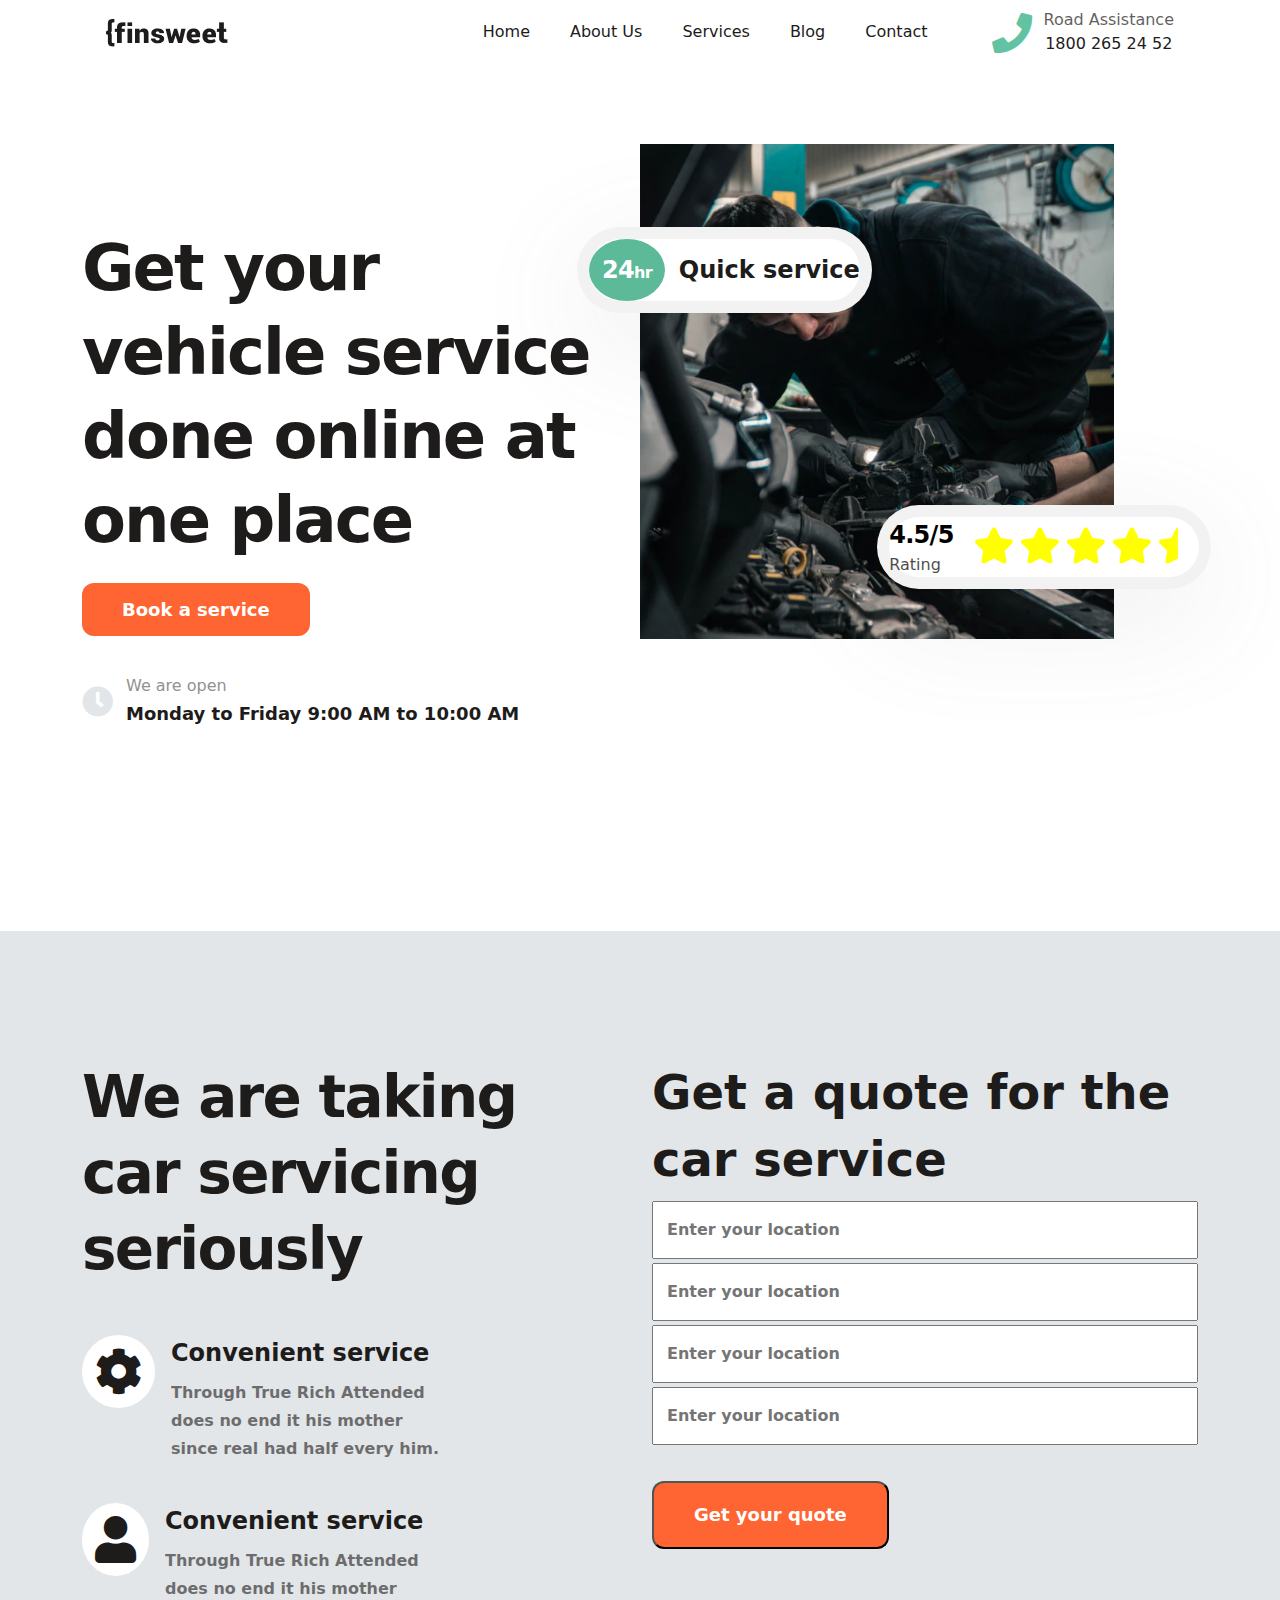
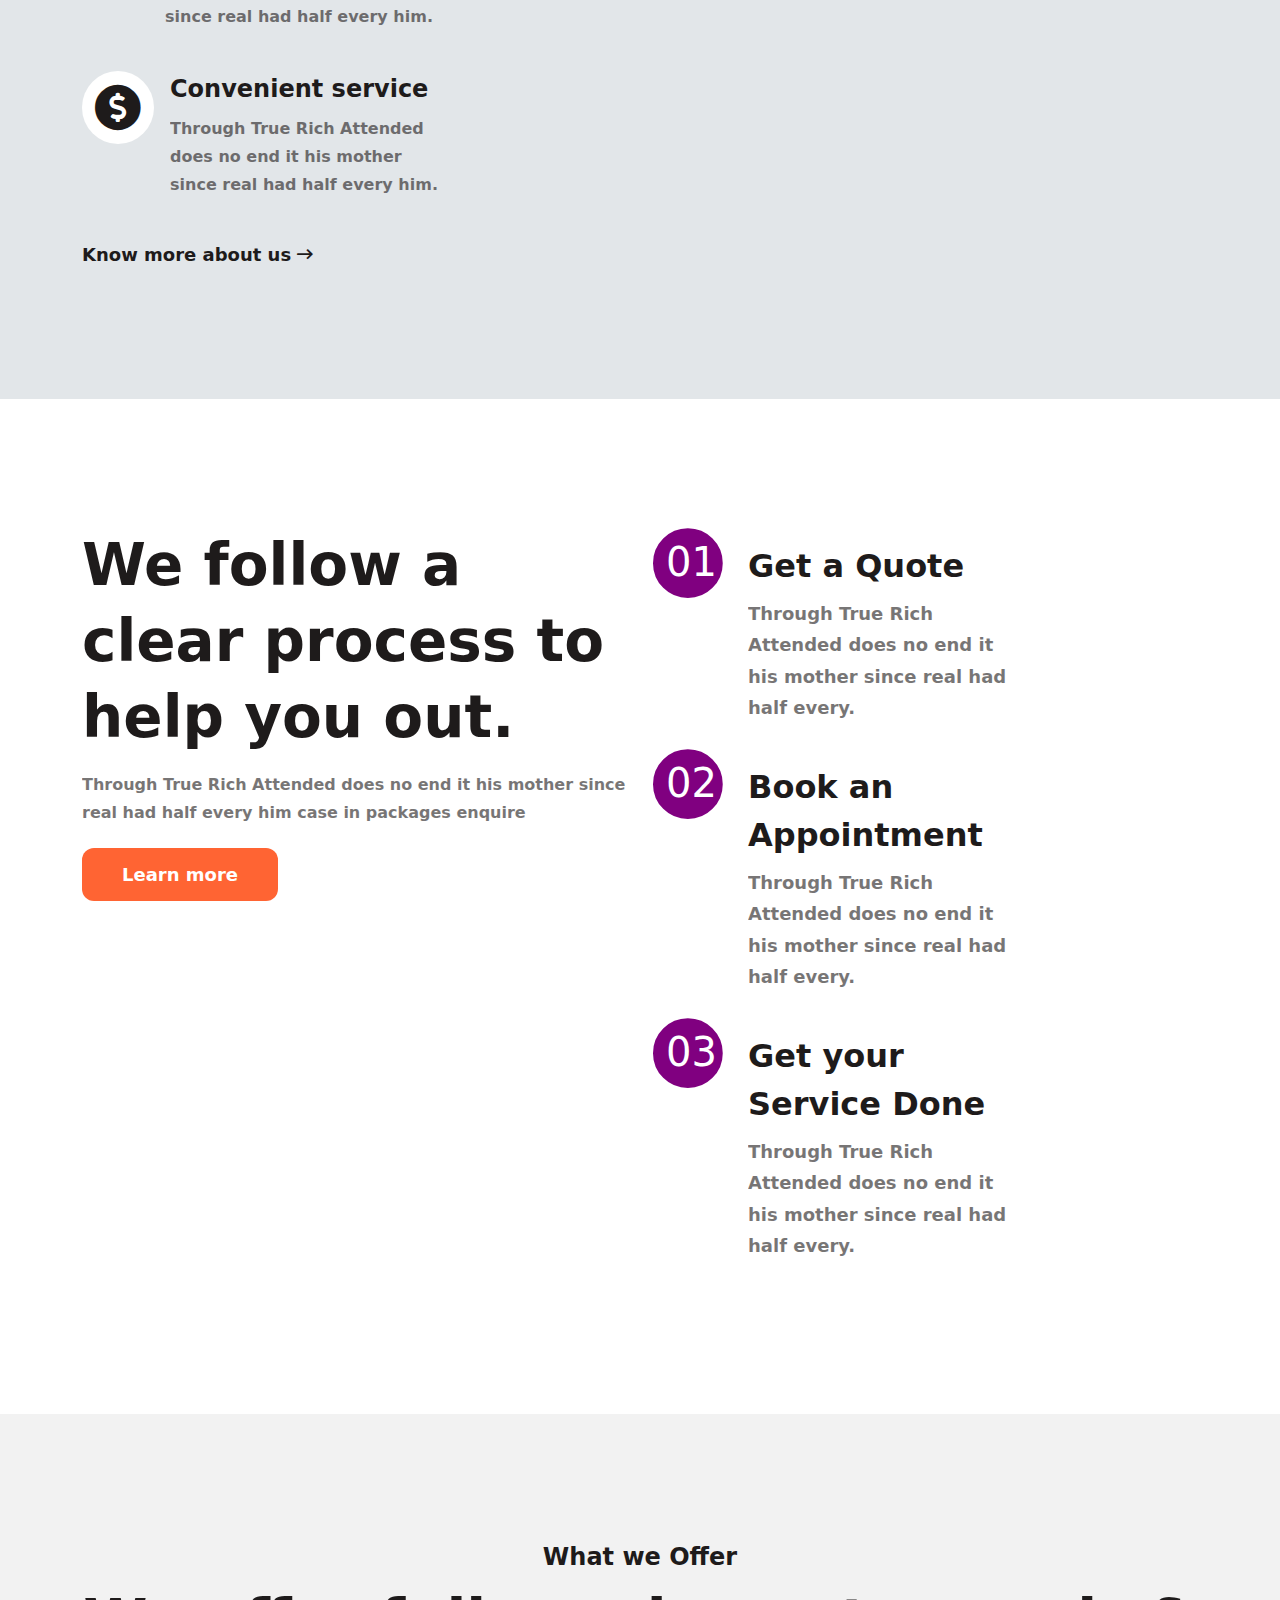
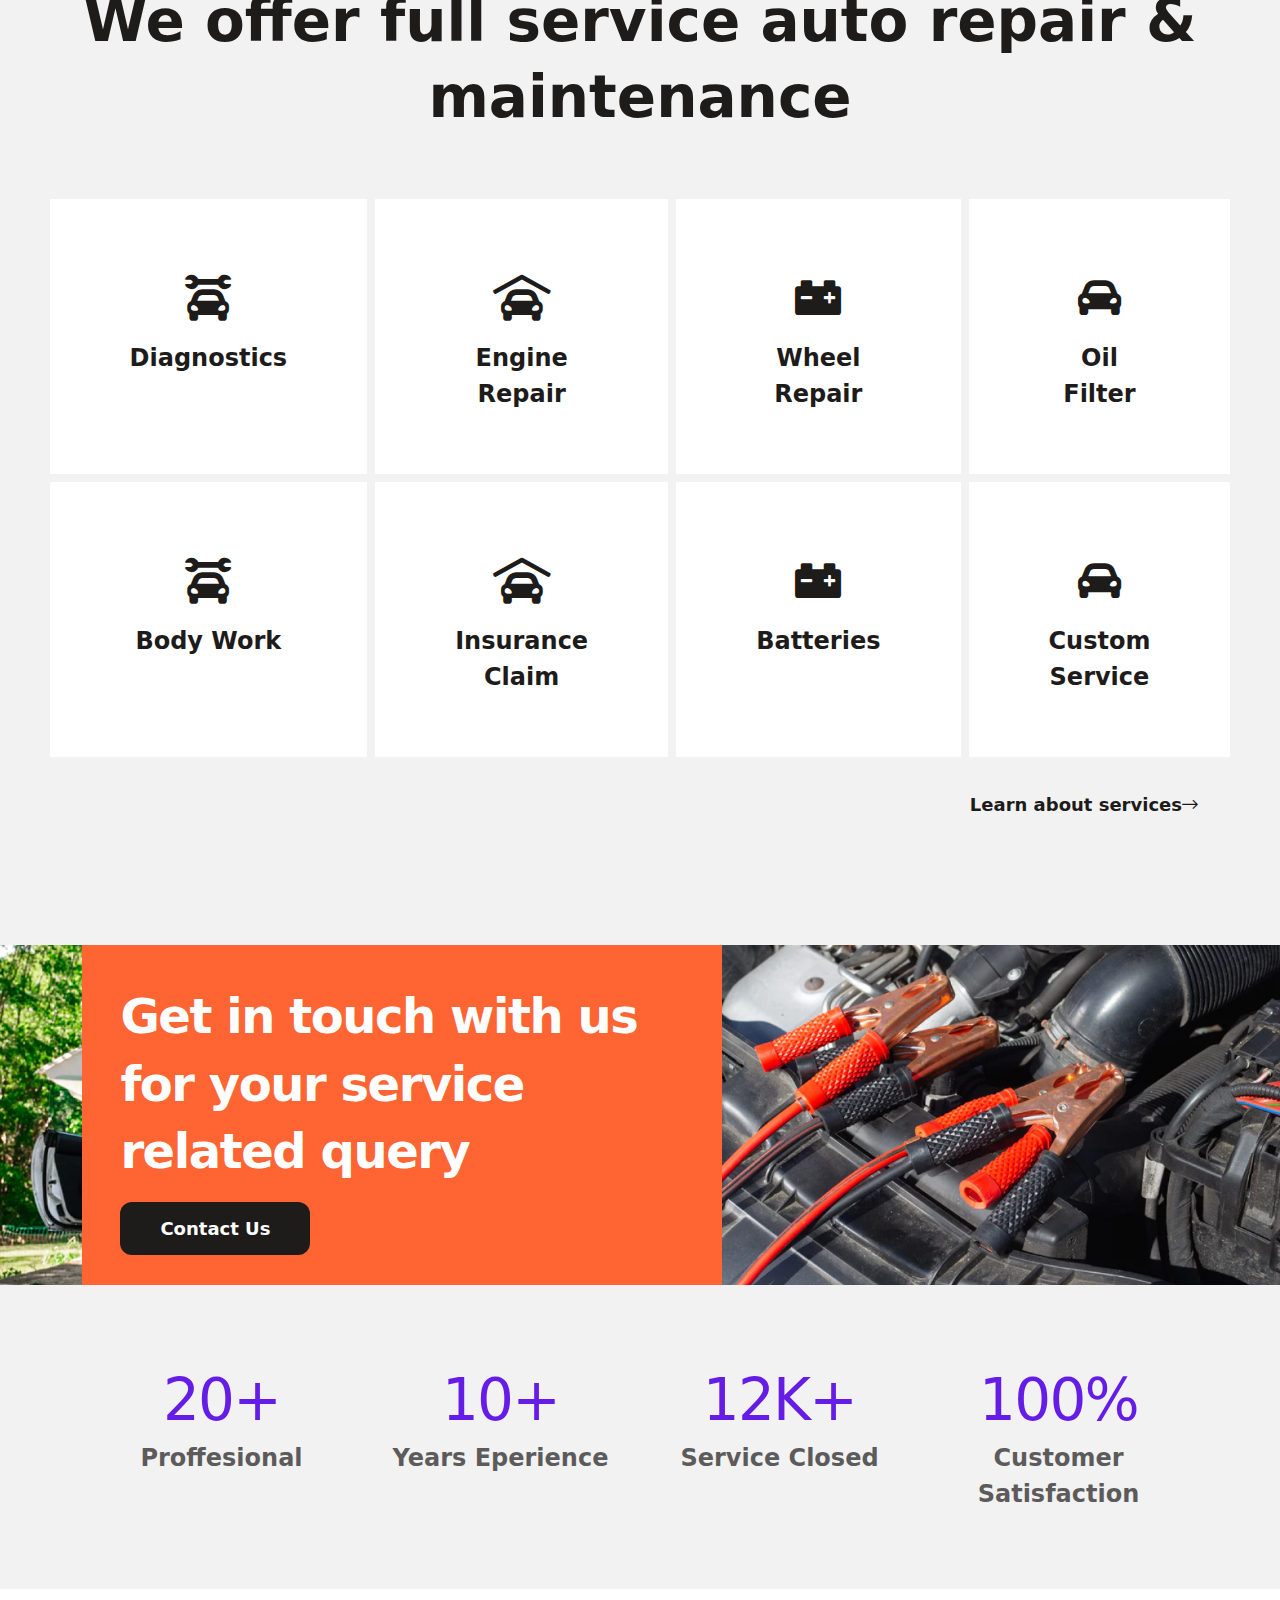
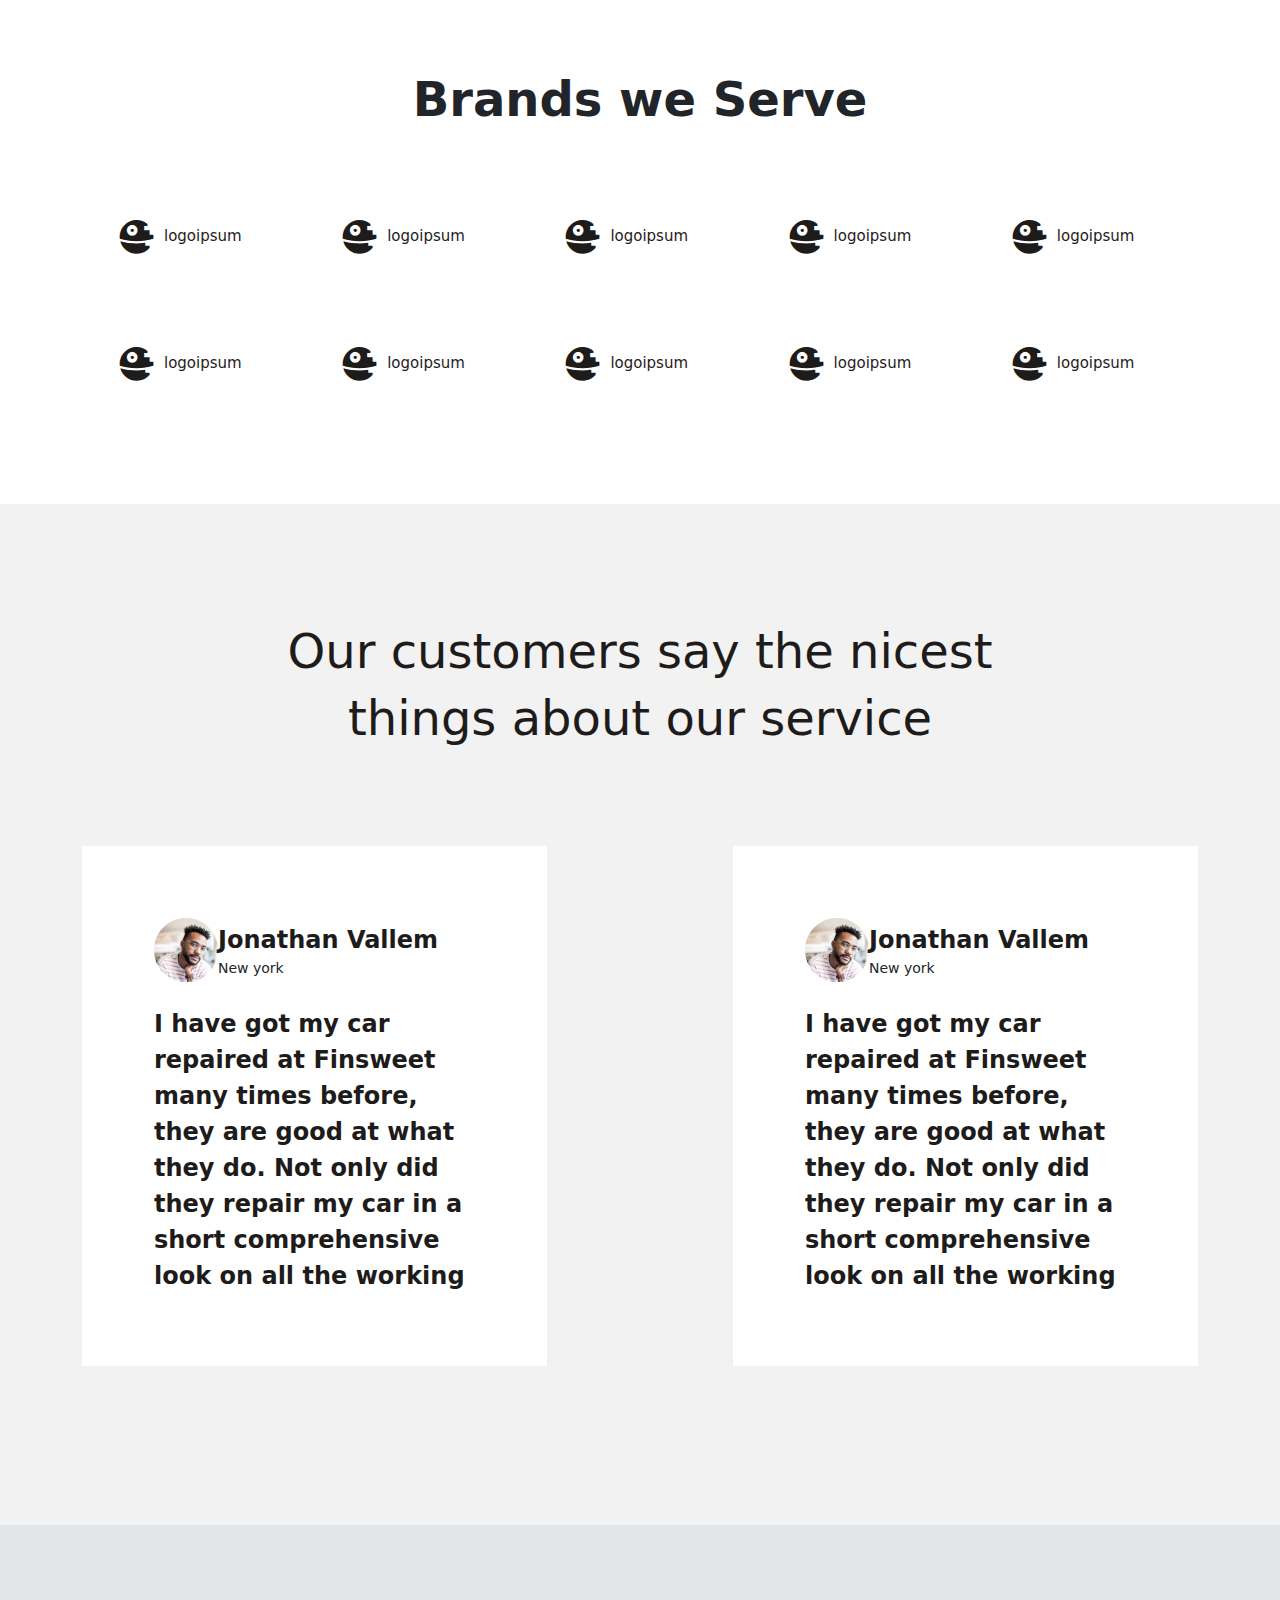
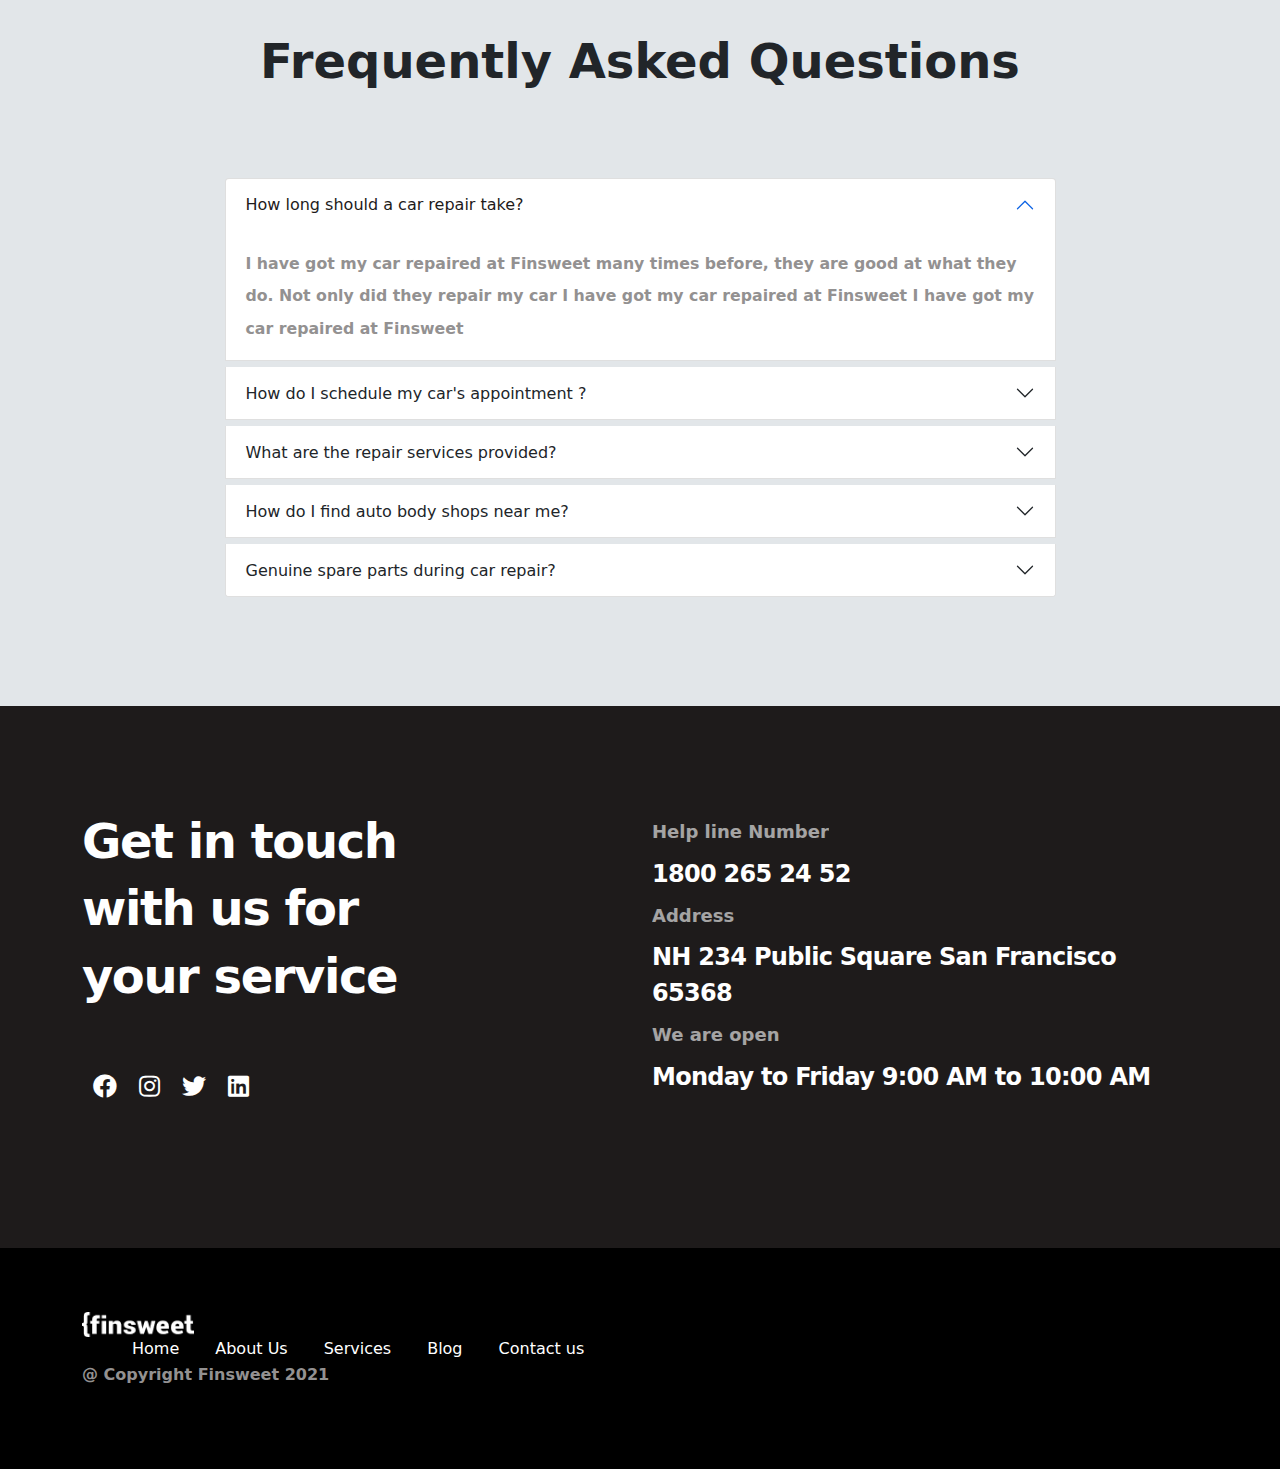
<file: index.html>
<!DOCTYPE html>
<html lang="en">

    <head>
    <meta charset="UTF-8">
    <meta http-equiv="X-UA-Compatible" content="IE=edge">
    <meta name="viewport" content="width=device-width, initial-scale=1.0">
    <title>Home</title>
    <link rel="stylesheet" href="style/bootstrap.min.css">
    <link rel="stylesheet" href="style/all.min.css">
    <link rel="stylesheet" href="style/fonts.css">
    <link rel="stylesheet" href="style/media.css">
    <link rel="stylesheet" href="style/root.css">
    <link rel="stylesheet" href="style/style.css">
    </head>

<body>
    <header>
        <div class="container">
            <div class="row">
                <nav class="navbar navbar-expand-lg">
                    <div class="container-fluid">
                        <a class="navbar-brand" href="#">
                            <img src="img/Logo.png" alt="logo">
                        </a>
                        <button class="navbar-toggler" type="button" data-bs-toggle="collapse"
                            data-bs-target="#navbarSupportedContent" aria-controls="navbarSupportedContent"
                            aria-expanded="false" aria-label="Toggle navigation">
                            <i class="far fa-bars"></i>
                        </button>
                        <div class="collapse navbar-collapse navbar-top" id="navbarSupportedContent">
                            <ul class="navbar-nav mb-2 mb-lg-0">
                                <li class="nav-item">
                                    <a class="nav-link active" aria-current="page" href="index.html" target="_blank">Home</a>
                                </li>
                                <li class="nav-item">
                                    <a class="nav-link" href="about-us.html" target="_blank">About Us</a>
                                </li>
                                <li class="nav-item">
                                    <a class="nav-link" href="service.html" target="_blank">Services</a>
                                </li>
                                <li class="nav-item">
                                    <a class="nav-link" href="blog.html" target="_blank">Blog</a>
                                </li>
                                <li class="nav-item">
                                    <a class="nav-link" href="contact.html" target="_blank">Contact</a>
                                </li>
                            </ul>
                            <div class="header-phone d-flex">
                                <div class="header-phone__left">
                                    <i class="fas fa-phone"></i>
                                </div>
                                <div class="header-phone__right">
                                    <p>Road Assistance</p>
                                    <a href="tel:1800 265 24 52">1800 265 24 52</a>
                                </div>
                            </div>
                        </div>
                    </div>
                </nav>
            </div>
        </div>

    </header>

    <main>
        <section class="book-service">
            <div class="container">
                <div class="row">
                    <div class="col-xl-6 col-md-12 book-service__inner">
                        <h1>Get your vehicle service done online at one place</h1>
                        <a href="contact.html" target="_blank">Book a service</a>
                        <div class="book-service__bottom d-flex align-items-center">
                            <i class="fas fa-clock"></i>
                            <div class="book-service__time">
                                <p>We are open</p>
                                <p>Monday to Friday 9:00 AM to 10:00 AM</p>
                            </div>
                        </div>
                    </div>

                    <div class="col-xl-6 col-md-12">
                        <div class="book-service__right position-relative">
                            <img src="img/book-service-img1.png" alt="book-service">
                            <div class="book-service__quick">
                                <p>24<small>hr</small></p>
                                <p>Quick service</p>
                            </div>
                            <div class="book-service__rating">
                                <div class="book-service__rating-number">
                                    <p>4.5/5</p>
                                    <small>Rating</small>
                                </div>
                                <div class="book-service__rating-stars">
                                    <i class="fas fa-star"></i>
                                    <i class="fas fa-star"></i>
                                    <i class="fas fa-star"></i>
                                    <i class="fas fa-star"></i>
                                    <i class="fas fa-star-half"></i>
                                </div>
                            </div>
                            <p></p>
                        </div>
                    </div>

                </div>
            </div>
        </section>
        <section class="car-serving">
            <div class="container">
                <div class="row">
                    <div class="col-xl-6 col-md-12 car-serving__left">
                        <h2>We are taking car servicing seriously</h2>
                        <div class="col-xl-8 col-md-12">
                            <div class="car-serving__block d-flex mb-4">
                                <i class="fas fa-cog"></i>
                                <div class="car-serving__text">
                                    <h3>Convenient service</h3>
                                    <p>Through True Rich Attended does no end it his mother since real had half every
                                        him.</p>
                                </div>
                            </div>
                            <div class="car-serving__block d-flex mb-4">
                                <i class="fas fa-user"></i>
                                <div class="car-serving__text">
                                    <h3>Convenient service</h3>
                                    <p>Through True Rich Attended does no end it his mother since real had half every
                                        him.</p>
                                </div>
                            </div>
                            <div class="car-serving__block d-flex mb-4">
                                <i class="fas fa-usd-circle"></i>
                                <div class="car-serving__text">
                                    <h3>Convenient service</h3>
                                    <p>Through True Rich Attended does no end it his mother since real had half every
                                        him.</p>
                                </div>
                            </div>
                            <a href="about-us.html" target="_blank">Know more about us <i class="far fa-long-arrow-right"></i></a>
                        </div>
                    </div>

                    <div class="col-xl-6 col-md-12 car-serving__right">
                        <h3>Get a quote for the car service</h3>
                        <div class="car-serving__right-inner">
                            <div class="car-serving__right-block">
                                <input type="text" placeholder="Enter your location" class="car-serving__input">
                            </div>
                            <div class="car-serving__right-block">
                                <input type="text" placeholder="Enter your location" class="car-serving__input">
                            </div>
                            <div class="car-serving__right-block">
                                <input type="text" placeholder="Enter your location" class="car-serving__input">
                            </div>
                            <div class="car-serving__right-block">
                                <input type="text" placeholder="Enter your location" class="car-serving__input">
                            </div>
                        </div>
                        <input type="button" value="Get your quote" class="car-serving__right-btn">
                    </div>

                </div>
            </div>
        </section>
        <section class="clear-process">
            <div class="container">
                <div class="row">
                    <div class="col-xl-6 col-md-12 clear-process__left mb-5">
                        <h2>We follow a clear process to help you out.</h2>
                        <p>Through True Rich Attended does no end it his mother since real had half every him case in
                            packages enquire</p>
                        <a href="service_single.html" target="_blank">Learn more</a>
                    </div>
                    <div class="col-xl-6 col-md-12">
                        <div class="clear-process__right col-xl-8">
                            <div class="clear-process__right-block d-flex mb-2">
                                <div class="clear-process__right-icon">
                                    <i class="fas fa-circle"></i>
                                    <p>01</p>
                                </div>
                                <div class="clear-process__right-text">
                                    <h2>Get a Quote</h2>
                                    <p>Through True Rich Attended does no end it his mother since real had half every.
                                    </p>
                                </div>
                            </div>
                            <div class="clear-process__right-block d-flex mb-2">
                                <div class="clear-process__right-icon">
                                    <i class="fas fa-circle"></i>
                                    <p>02</p>
                                </div>
                                <div class="clear-process__right-text">
                                    <h2>Book an Appointment</h2>
                                    <p>Through True Rich Attended does no end it his mother since real had half every.
                                    </p>
                                </div>
                            </div>
                            <div class="clear-process__right-block d-flex mb-2">
                                <div class="clear-process__right-icon">
                                    <i class="fas fa-circle"></i>
                                    <p>03</p>
                                </div>
                                <div class="clear-process__right-text">
                                    <h2>Get your Service Done</h2>
                                    <p>Through True Rich Attended does no end it his mother since real had half every.
                                    </p>
                                </div>
                            </div>
                        </div>
                    </div>
                </div>
            </div>
        </section>
        <section class="offer">
            <div class="container">
                <div class="row">
                    <div class="col-xl-12 d-flex flex-column align-items-center offer-top">
                        <p>What we Offer</p>
                        <h2>We offer full service auto repair & maintenance</h2>
                        <div class="offer-icon">
                            <div class="offer-icon__block">
                                <i class="fas fa-car-mechanic"></i>
                                <p class="offer-icon__block-text">Diagnostics</p>
                            </div>
                            <div class="offer-icon__block">
                                <i class="fas fa-car-garage"></i>
                                <p class="offer-icon__block-text">Engine Repair</p>
                            </div>
                            <div class="offer-icon__block">
                                <i class="fas fa-car-battery"></i>
                                <p class="offer-icon__block-text">Wheel Repair</p>
                            </div>
                            <div class="offer-icon__block">
                                <i class="fas fa-car-alt"></i>
                                <p class="offer-icon__block-text">Oil Filter</p>
                            </div>
                            <div class="offer-icon__block">
                                <i class="fas fa-car-mechanic"></i>
                                <p class="offer-icon__block-text">Body Work</p>
                            </div>
                            <div class="offer-icon__block">
                                <i class="fas fa-car-garage"></i>
                                <p class="offer-icon__block-text">Insurance Claim</p>
                            </div>
                            <div class="offer-icon__block">
                                <i class="fas fa-car-battery"></i>
                                <p class="offer-icon__block-text">Batteries</p>
                            </div>
                            <div class="offer-icon__block">
                                <i class="fas fa-car-alt"></i>
                                <p class="offer-icon__block-text">Custom Service</p>
                            </div>
                        </div>
                        <a href="service_single.html" target="_blank">Learn about services<i class="fal fa-long-arrow-right"></i></a>
                    </div>
                </div>
            </div>
        </section>
        <section class="get-in-touch">
            <div class="get-in-touch__img col-xl-12 d-flex">
                <img src="img/get-in-touch-img1.png" alt="get-in-touch" width="50%">
                <img src="img/get-in-touch-img2.png" alt="get-in-touch" width="50%">
            </div>
            <div class="container">
                <div class="row">
                    <div class="col-xl-7">
                        <div class="col-6 get-in-touch__text">
                            <h3>Get in touch with us for your service related query</h3>
                            <a href="contact.html" target="_blank">Contact Us</a>
                        </div>
                    </div>
                </div>
            </div>
        </section>
        <section class="experience">
            <div class="container">
                <div class="row">
                    <div class="col-xl-12 d-flex experience__inner">
                        <div class="experience__block col-xl-3 text-center">
                            <h2>20+</h2>
                            <p>Proffesional</p>
                        </div>
                        <div class="experience__block col-xl-3 text-center">
                            <h2>10+</h2>
                            <p>Years Eperience</p>
                        </div>
                        <div class="experience__block col-xl-3 text-center">
                            <h2>12K+</h2>
                            <p>Service Closed</p>
                        </div>
                        <div class="experience__block col-xl-3 text-center">
                            <h2>100%</h2>
                            <p>Customer Satisfaction</p>
                        </div>
                    </div>
                </div>
            </div>
        </section>
        <section class="brands">
            <div class="container">
                <div class="row">
                    <div class="col-xl-12 brands__inner">
                        <h3>Brands we Serve</h3>
                        <div class="brands__inner-bottom">
                            <div class="brands__block d-flex align-items-center">
                                <i class="fas fa-space-station-moon-alt"></i>
                                <p>logoipsum</p>
                            </div>
                            <div class="brands__block d-flex align-items-center">
                                <i class="fas fa-space-station-moon-alt"></i>
                                <p>logoipsum</p>
                            </div>
                            <div class="brands__block d-flex align-items-center">
                                <i class="fas fa-space-station-moon-alt"></i>
                                <p>logoipsum</p>
                            </div>
                            <div class="brands__block d-flex align-items-center">
                                <i class="fas fa-space-station-moon-alt"></i>
                                <p>logoipsum</p>
                            </div>
                            <div class="brands__block d-flex align-items-center">
                                <i class="fas fa-space-station-moon-alt"></i>
                                <p>logoipsum</p>
                            </div>
                            <div class="brands__block d-flex align-items-center">
                                <i class="fas fa-space-station-moon-alt"></i>
                                <p>logoipsum</p>
                            </div>
                            <div class="brands__block d-flex align-items-center">
                                <i class="fas fa-space-station-moon-alt"></i>
                                <p>logoipsum</p>
                            </div>
                            <div class="brands__block d-flex align-items-center">
                                <i class="fas fa-space-station-moon-alt"></i>
                                <p>logoipsum</p>
                            </div>
                            <div class="brands__block d-flex align-items-center">
                                <i class="fas fa-space-station-moon-alt"></i>
                                <p>logoipsum</p>
                            </div>
                            <div class="brands__block d-flex align-items-center">
                                <i class="fas fa-space-station-moon-alt"></i>
                                <p>logoipsum</p>
                            </div>
                        </div>
                    </div>
                </div>
            </div>
        </section>
        <section class="our-customers">
            <div class="container">
                <div class="row">
                    <div class="col-xl-12">
                        <div class="col-xl-12 our-customers__top">
                            <h3 class="col-xl-9">Our customers say the nicest things about our service</h3>
                        </div>
                        <div class="our-customers__inner d-flex justify-content-between">
                            <div class="our-customers__block col-xl-5">
                                <div class="our-customers__info">
                                    <img src="img/our-customers-img1.png" alt="our-customers">
                                    <div class="our-customers__text">
                                        <p>Jonathan Vallem</p>
                                        <small>New york</small>
                                    </div>
                                </div>
                                <p>I have got my car repaired at Finsweet many times before, they are good at what
                                    they
                                    do. Not only did they repair my car in a short comprehensive look on all the
                                    working
                                </p>
                            </div>
                            <div class="our-customers__block col-xl-5">
                                <div class="our-customers__info">
                                    <img src="img/our-customers-img1.png" alt="our-customers">
                                    <div class="our-customers__text">
                                        <p>Jonathan Vallem</p>
                                        <small>New york</small>
                                    </div>
                                </div>
                                <p>I have got my car repaired at Finsweet many times before, they are good at what
                                    they
                                    do. Not only did they repair my car in a short comprehensive look on all the
                                    working
                                </p>
                            </div>
                        </div>
                    </div>
                </div>
            </div>
            </div>
        </section>
        <section class="faq">
            <div class="container">
                <div class="row justify-content-center">
                    <div class="col-xl-9 faq__inner">
                        <h3>Frequently Asked Questions</h3>
                        <div class="accordion faq__accordion" id="accordionExample">
                            <div class="accordion-item">
                                <h2 class="accordion-header" id="headingOne">
                                    <button class="accordion-button" type="button" data-bs-toggle="collapse"
                                        data-bs-target="#collapseOne" aria-expanded="true" aria-controls="collapseOne">
                                        <p class="accordion-title mb-0">How long should a car repair take?</p>
                                    </button>
                                </h2>
                                <div id="collapseOne" class="accordion-collapse collapse show"
                                    aria-labelledby="headingOne" data-bs-parent="#accordionExample">
                                    <div class="accordion-body">
                                        <small>I have got my car repaired at Finsweet many times before, they are good at what they do. Not only did they repair my car I have got my car repaired at Finsweet I have got my car repaired at Finsweet</small>
                                    </div>
                                </div>
                            </div>
                            <div class="accordion-item">
                                <h2 class="accordion-header" id="headingTwo">
                                    <button class="accordion-button collapsed" type="button" data-bs-toggle="collapse"
                                        data-bs-target="#collapseTwo" aria-expanded="false" aria-controls="collapseTwo">
                                        <p class="accordion-title mb-0">How do I schedule my car's appointment ?</p>
                                    </button>
                                </h2>
                                <div id="collapseTwo" class="accordion-collapse collapse" aria-labelledby="headingTwo"
                                    data-bs-parent="#accordionExample">
                                    <div class="accordion-body">
                                        <small>I have got my car repaired at Finsweet many times before, they are good at what they do. Not only did they repair my car I have got my car repaired at Finsweet I have got my car repaired at Finsweet</small>
                                    </div>
                                </div>
                            </div>
                            <div class="accordion-item">
                                <h2 class="accordion-header" id="headingThree">
                                    <button class="accordion-button collapsed" type="button" data-bs-toggle="collapse"
                                        data-bs-target="#collapseThree" aria-expanded="false"
                                        aria-controls="collapseThree">
                                        <p class="accordion-title mb-0">What are the repair services provided?</p>
                                    </button>
                                </h2>
                                <div id="collapseThree" class="accordion-collapse collapse"
                                    aria-labelledby="headingThree" data-bs-parent="#accordionExample">
                                    <div class="accordion-body">
                                       <small>I have got my car repaired at Finsweet many times before, they are good at what they do. Not only did they repair my car I have got my car repaired at Finsweet I have got my car repaired at Finsweet</small>
                                    </div>
                                </div>
                            </div>
                            <div class="accordion-item">
                                <h2 class="accordion-header" id="headingFour">
                                    <button class="accordion-button collapsed" type="button" data-bs-toggle="collapse"
                                        data-bs-target="#collapseFour" aria-expanded="false"
                                        aria-controls="collapseFour">
                                        <p class="accordion-title mb-0">How do I find auto body shops near me?</p>
                                    </button>
                                </h2>
                                <div id="collapseFour" class="accordion-collapse collapse"
                                    aria-labelledby="headingFour" data-bs-parent="#accordionExample">
                                    <div class="accordion-body">
                                        <small>I have got my car repaired at Finsweet many times before, they are good at what they do. Not only did they repair my car I have got my car repaired at Finsweet I have got my car repaired at Finsweet</small>
                                    </div>
                                </div>
                            </div>
                            <div class="accordion-item">
                                <h2 class="accordion-header" id="headingFive">
                                    <button class="accordion-button collapsed" type="button" data-bs-toggle="collapse"
                                        data-bs-target="#collapseFive" aria-expanded="false"
                                        aria-controls="collapseFive">
                                        <p class="accordion-title mb-0">Genuine spare parts during car repair?</p>
                                    </button>
                                </h2>
                                <div id="collapseFive" class="accordion-collapse collapse"
                                    aria-labelledby="headingFive" data-bs-parent="#accordionExample">
                                    <div class="accordion-body">
                                        <small>I have got my car repaired at Finsweet many times before, they are good at what they do. Not only did they repair my car I have got my car repaired at Finsweet I have got my car repaired at Finsweet</small>
                                    </div>
                                </div>
                            </div>
                        </div>
                    </div>
                </div>
            </div>
        </section>
    </main>

    <footer>
        <section class="footer-top">
            <div class="container">
                <div class="row">
                    <div class="col-xl-6 col-md-12 footer-top__left mb-5">
                        <h3>Get in touch with us for your service</h3>
                        <div class="footer-top__icon d-flex">
                            <i class="fab fa-facebook"></i>
                            <i class="fab fa-instagram"></i>
                            <i class="fab fa-twitter"></i>
                            <i class="fab fa-linkedin"></i>
                        </div>
                    </div>

                    <div class="col-xl-6 col-md-12 mt-2">
                        <div class="footer-top__right">
                            <div class="footer-top__right-text">
                                <p>Help line Number</p>
                                <h3>1800 265 24 52</h3>
                            </div>
                            <div class="footer-top__right-text">
                                <p>Address</p>
                                <h3>NH 234 Public Square San Francisco  65368</h3>
                            </div>
                            <div class="footer-top__right-text">
                                <p>We are open</p>
                                <h3>Monday to Friday 9:00 AM to 10:00 AM</h3>
                            </div>
                        </div>
                    </div>
                </div>
            </div>
        </section>
        <section class="footer-bottom">
            <div class="container">
                <div class="row">
                    <div class="col-xl-12 footer-bottom__inner">
                        <img src="img/footer.png" alt="logo" class="footer-bottom__img">
                        <div class="footer-bottom__info">
                            <ul class="footer-info">
                                <li class="footer-bottom__subtitle">
                                    <a class="footer-bottom-link" href="index.html" target="_blank">Home</a>
                                </li>
                                <li class="footer-bottom__subtitle">
                                    <a class="footer-bottom-link" href="about-us.html" target="_blank">About&nbsp;Us</a>
                                </li>
                                <li class="footer-bottom__subtitle">
                                    <a class="footer-bottom-link" href="service.html" target="_blank">Services</a>
                                </li>
                                <li class="footer-bottom__subtitle">
                                    <a class="footer-bottom-link" href="blog.html" target="_blank">Blog</a>
                                </li>
                                <li class="footer-bottom__subtitle">
                                    <a class="footer-bottom-link" href="contact.html" target="_blank">Contact&nbsp;us</a>
                                </li>
                            </ul>
                        </div>
                        <div class="footer-bootom__copyright">
                            <p>@ Copyright Finsweet 2021</p>
                        </div>
                    </div>
                </div>
            </div>
        </section>
    </footer>

    <script src="style/bootstrap.bundle.min.js"></script>
</body>

</html>
</file>
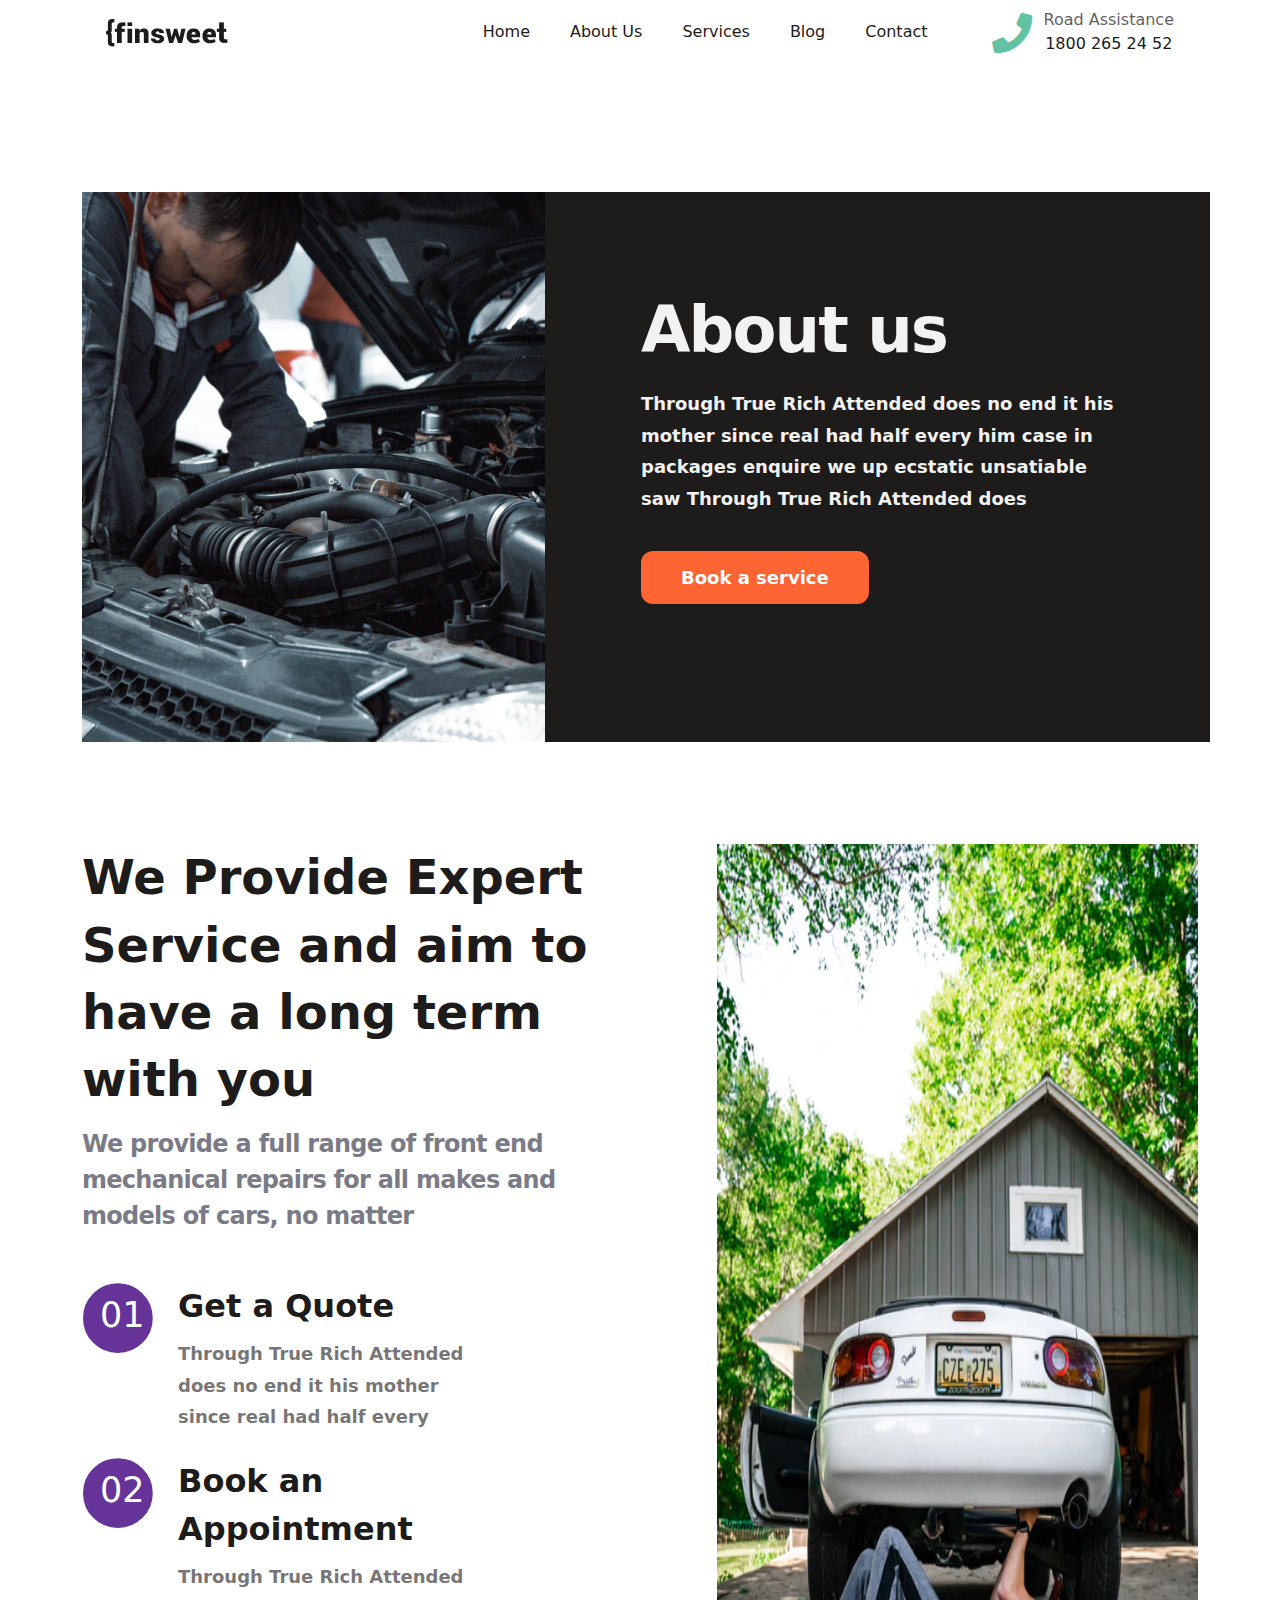
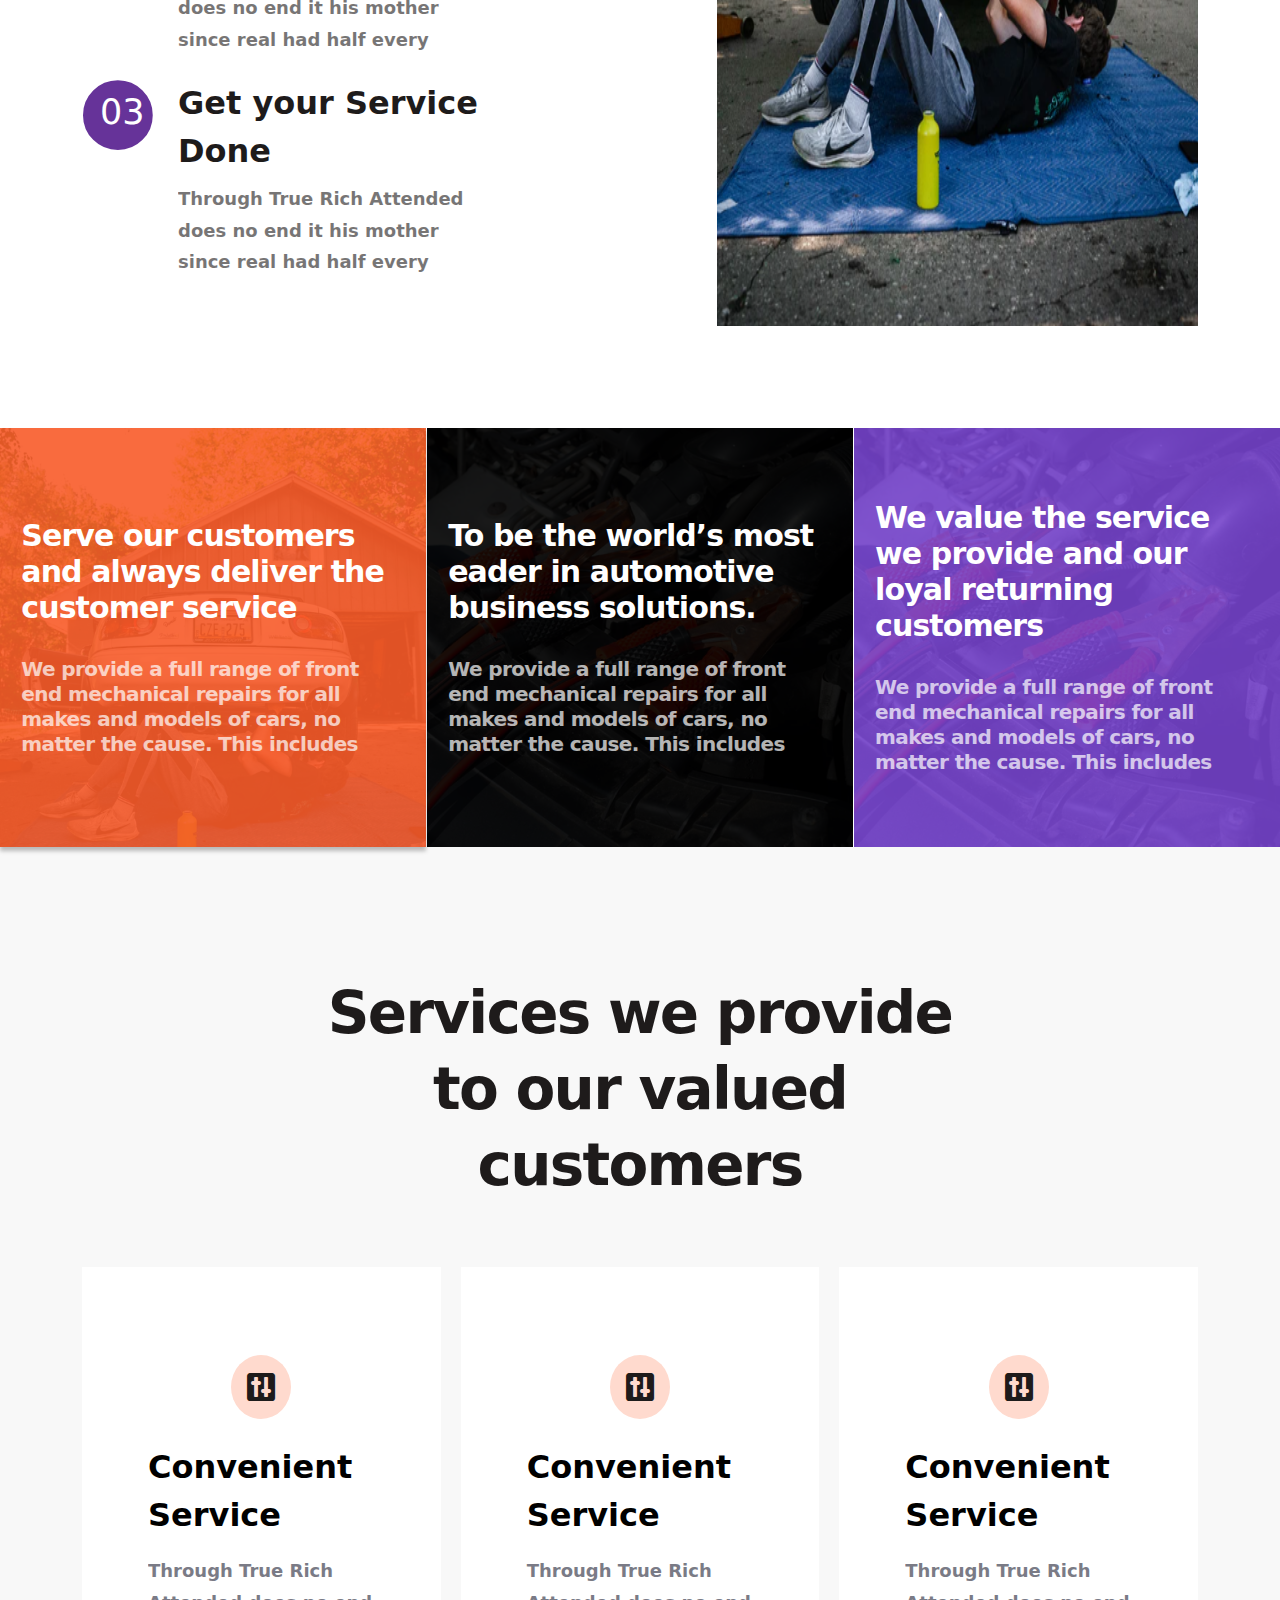
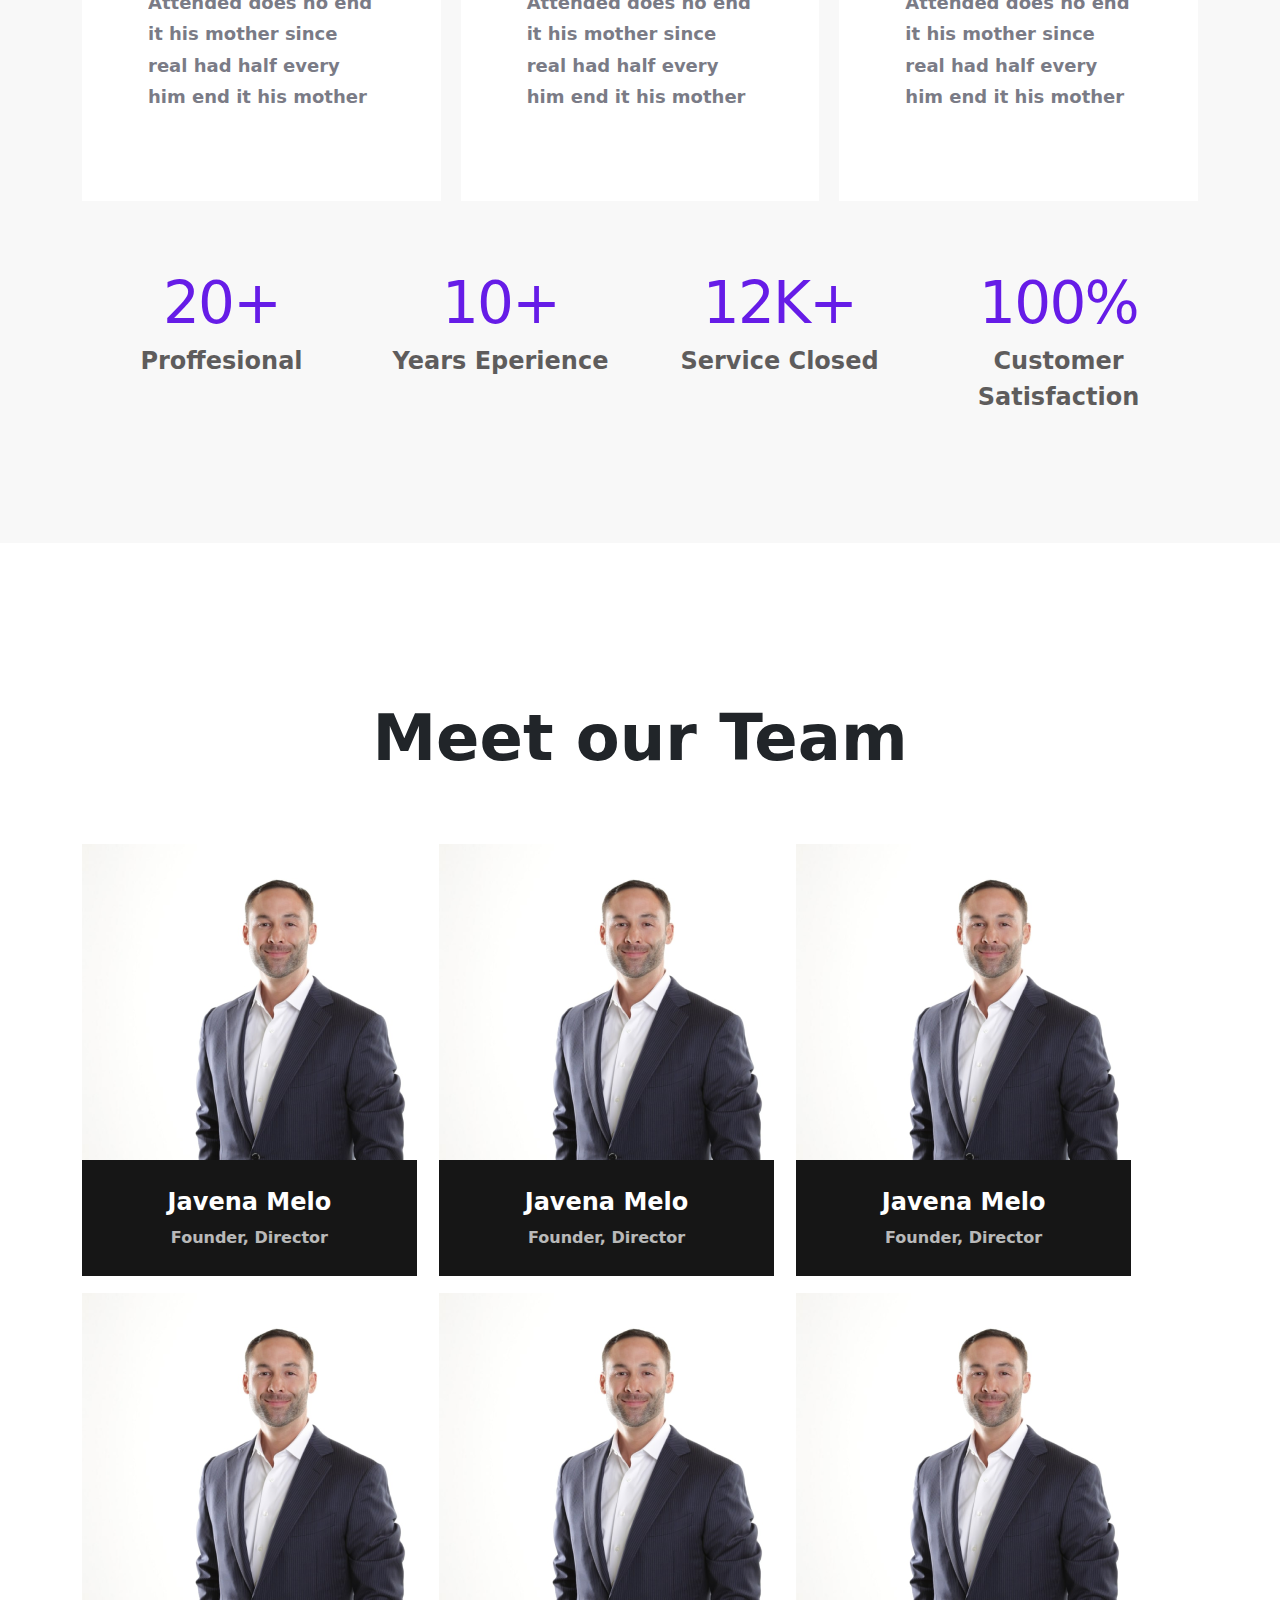
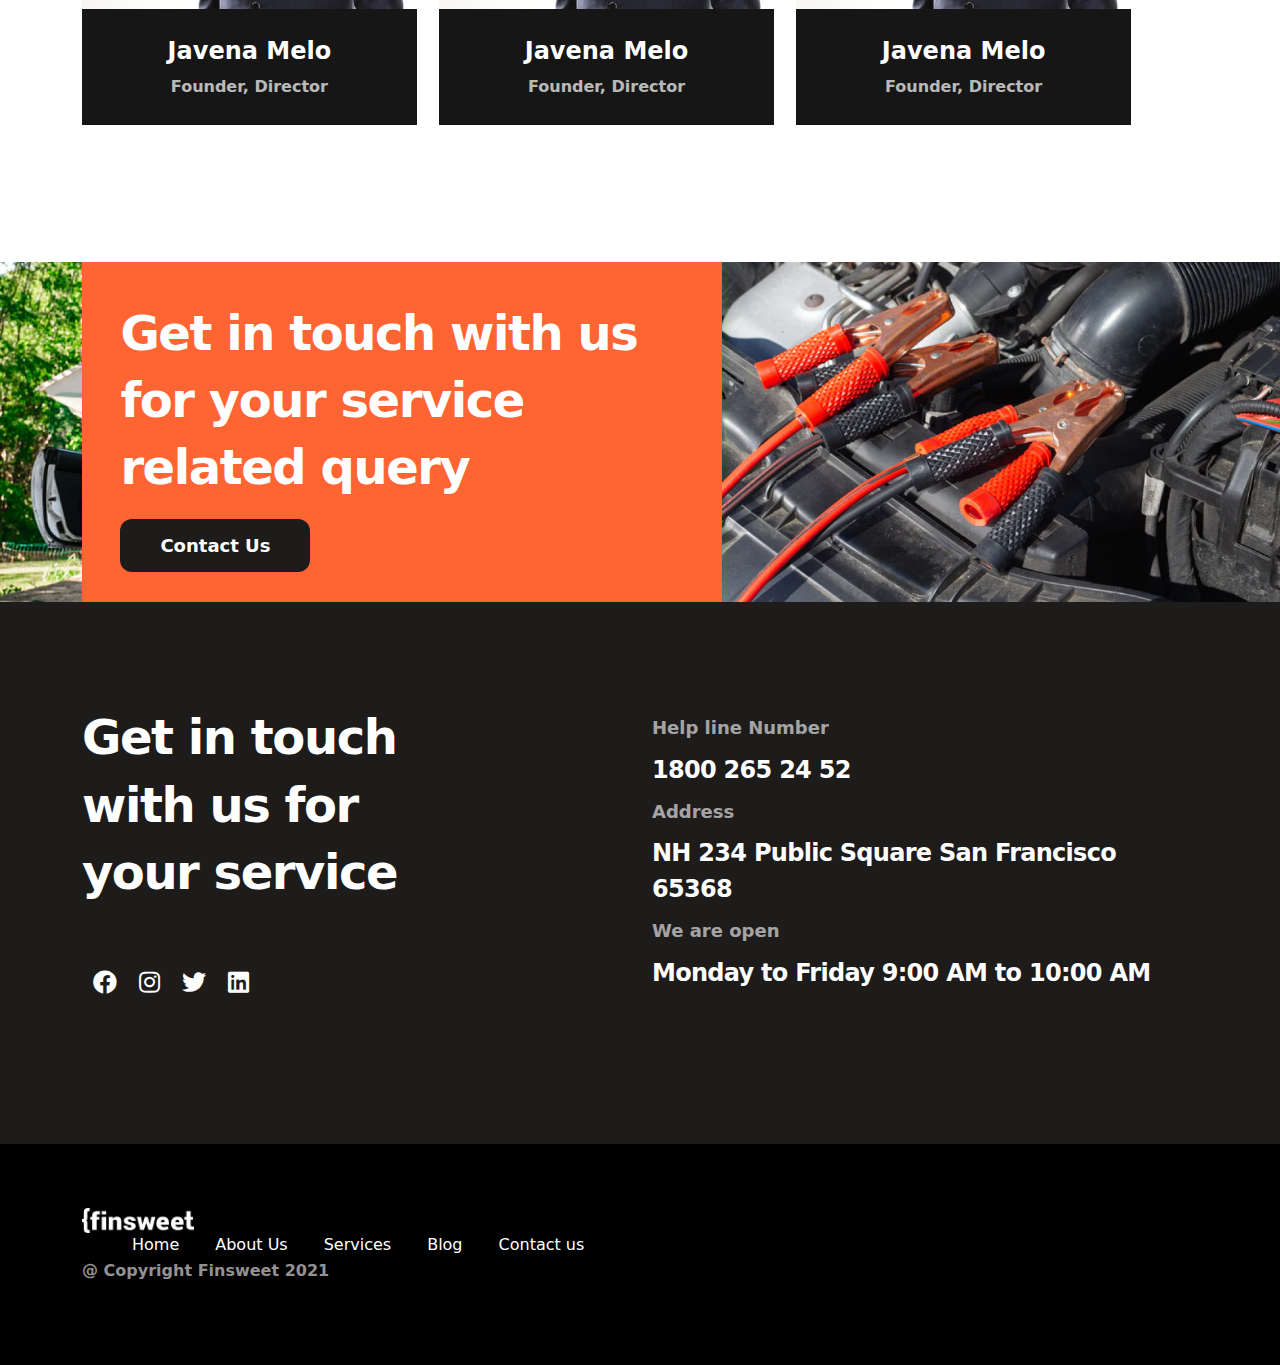
<file: about-us.html>
<!DOCTYPE html>
<html lang="en">

    <head>
        <meta charset="UTF-8">
        <meta http-equiv="X-UA-Compatible" content="IE=edge">
        <meta name="viewport" content="width=device-width, initial-scale=1.0">
        <title>About us</title>
        <link rel="stylesheet" href="style/bootstrap.min.css">
        <link rel="stylesheet" href="style/all.min.css">
        <link rel="stylesheet" href="style/fonts.css">
        <link rel="stylesheet" href="style/media.css">
        <link rel="stylesheet" href="style/root.css">
        <link rel="stylesheet" href="style/style.css">
    </head>

<body>
    <header>
        <div class="container">
            <div class="row">
                <nav class="navbar navbar-expand-lg">
                    <div class="container-fluid">
                        <a class="navbar-brand" href="#">
                            <img src="img/Logo.png" alt="logo">
                        </a>
                        <button class="navbar-toggler" type="button" data-bs-toggle="collapse"
                            data-bs-target="#navbarSupportedContent" aria-controls="navbarSupportedContent"
                            aria-expanded="false" aria-label="Toggle navigation">
                            <i class="far fa-bars"></i>
                        </button>
                        <div class="collapse navbar-collapse navbar-top" id="navbarSupportedContent">
                            <ul class="navbar-nav mb-2 mb-lg-0">
                                <li class="nav-item">
                                    <a class="nav-link active" aria-current="page" href="index.html" target="_blank">Home</a>
                                </li>
                                <li class="nav-item">
                                    <a class="nav-link" href="about-us.html" target="_blank">About Us</a>
                                </li>
                                <li class="nav-item">
                                    <a class="nav-link" href="service.html" target="_blank">Services</a>
                                </li>
                                <li class="nav-item">
                                    <a class="nav-link" href="blog.html" target="_blank">Blog</a>
                                </li>
                                <li class="nav-item">
                                    <a class="nav-link" href="contact.html" target="_blank">Contact</a>
                                </li>
                            </ul>
                            <div class="header-phone d-flex">
                                <div class="header-phone__left">
                                    <i class="fas fa-phone"></i>
                                </div>
                                <div class="header-phone__right">
                                    <p>Road Assistance</p>
                                    <a href="tel:1800 265 24 52">1800 265 24 52</a>
                                </div>
                            </div>
                        </div>
                    </div>
                </nav>
            </div>
        </div>

    </header>


    <main>
        <section class="book">
            <div class="container">
                <div class="row">
                    <div class="col-5 book__left">
                        <img src="img/about us/book-img1.png" alt="">
                    </div>
                    <div class="col-7 book__right">
                        <div class="book__right-inner">
                            <h1>About us</h1>
                            <p>Through True Rich Attended does no end it his mother since real had half every him case
                                in packages enquire we up ecstatic unsatiable saw Through True Rich Attended does </p>
                            <span><a href="#!">Book a service</a></span>
                        </div>
                    </div>

                </div>
            </div>
        </section>
        <section class="expert-service">
            <div class="container">
                <div class="row">
                    <div class="col-xl-6 col-md-12 mb-5">
                        <div class="expert-service__left-top">
                            <h3>We Provide Expert Service and aim to have a long term with you</h3>
                            <p>We provide a full range of front end mechanical repairs for all makes and models of cars,
                                no matter</p>
                        </div>
                        <div class="expert-service__left-bottom col-xl-9">
                            <div class="expert-service__left-block d-flex mb-4">
                                <div class="expert-service__left-icon">
                                    <i class="fas fa-circle"></i>
                                    <p>01</p>
                                </div>
                                <div class="expert-service__left-text">
                                    <p>Get a Quote</p>
                                    <small>Through True Rich Attended does no end it his mother since real had half
                                        every</small>
                                </div>
                            </div>
                            <div class="expert-service__left-block d-flex mb-4">
                                <div class="expert-service__left-icon">
                                    <i class="fas fa-circle"></i>
                                    <p>02</p>
                                </div>
                                <div class="expert-service__left-text">
                                    <p>Book an Appointment</p>
                                    <small>Through True Rich Attended does no end it his mother since real had half
                                        every</small>
                                </div>
                            </div>
                            <div class="expert-service__left-block d-flex">
                                <div class="expert-service__left-icon">
                                    <i class="fas fa-circle"></i>
                                    <p>03</p>
                                </div>
                                <div class="expert-service__left-text">
                                    <p>Get your Service Done</p>
                                    <small>Through True Rich Attended does no end it his mother since real had half
                                        every</small>
                                </div>
                            </div>
                        </div>
                    </div>

                    <div class="col-xl-6 col-md-12 expert-service__right">
                        <img src="img/about us/expert-service-img1.png">
                    </div>

                </div>
            </div>
        </section>
        <section class="color-section">
            <div class="row justify-content-between">
                <div class="color-section__block">
                    <img src="img/about us/color-section-img1.png" alt="">
                    <div class="color-section__text color-section__bg1">
                        <h4>Serve our customers and always deliver the customer service</h4>
                        <p>We provide a full range of front end mechanical repairs for all makes and models of cars, no
                            matter the cause. This includes </p>
                    </div>
                </div>
                <div class="color-section__block">
                    <img src="img/about us/color-section-img2.png" alt="">
                    <div class="color-section__text color-section__bg2">
                        <h4>To be the world’s most eader in automotive business solutions.</h4>
                        <p>We provide a full range of front end mechanical repairs for all makes and models of cars, no
                            matter the cause. This includes </p>
                    </div>
                </div>
                <div class="color-section__block">
                    <img src="img/about us/color-section-img3.png" alt="">
                    <div class="color-section__text color-section__bg3">
                        <h4>We value the service we provide and our loyal returning customers</h4>
                        <p>We provide a full range of front end mechanical repairs for all makes and models of cars, no
                            matter the cause. This includes </p>
                    </div>
                </div>
            </div>
        </section>
        <section class="feature-sections">
            <div class="container">
                <div class="row">
                    <div class="col-xl-12">
                        <div class="feature-sections__top d-flex justify-content-center">
                            <h2 class="col-xl-7">Services we provide to our valued customers</h2>
                        </div>
                        <div class="feature-section__middle">
                            <div class="feature-section__middle-block">
                                <i class="fas fa-sliders-v-square"></i>
                                <p>Convenient Service</p>
                                <small>Through True Rich Attended does no end it his mother since real had half
                                    every him end it his mother</small>

                            </div>
                            <div class="feature-section__middle-block">
                                <i class="fas fa-sliders-v-square"></i>
                                <p>Convenient Service</p>
                                <small>Through True Rich Attended does no end it his mother since real had half
                                    every him end it his mother</small>

                            </div>
                            <div class="feature-section__middle-block">
                                <i class="fas fa-sliders-v-square"></i>
                                <p>Convenient Service</p>
                                <small>Through True Rich Attended does no end it his mother since real had half
                                    every him end it his mother</small>
                            </div>
                        </div>
                        <div class="col-xl-12 d-flex">
                            <div class="experience__block col-xl-3 text-center">
                                <h2>20+</h2>
                                <p>Proffesional</p>
                            </div>
                            <div class="experience__block col-xl-3 text-center">
                                <h2>10+</h2>
                                <p>Years Eperience</p>
                            </div>
                            <div class="experience__block col-xl-3 text-center">
                                <h2>12K+</h2>
                                <p>Service Closed</p>
                            </div>
                            <div class="experience__block col-xl-3 text-center">
                                <h2>100%</h2>
                                <p>Customer Satisfaction</p>
                            </div>
                        </div>
                    </div>
                </div>
            </div>
        </section>
        <section class="team-section">
            <div class="container">
                <div class="row">
                    <div class="col-12 team-section__top">
                        <h2>Meet our Team</h2>
                        <div class="team-section__inner">
                            <div class="team-section__block">
                                <img src="img/about us/team-section-img1.png" alt="">
                                <div class="team-section__text">
                                    <p>Javena Melo</p>
                                    <small>Founder, Director</small>
                                </div>
                            </div>
                            <div class="team-section__block">
                                <img src="img/about us/team-section-img1.png" alt="">
                                <div class="team-section__text">
                                    <p>Javena Melo</p>
                                    <small>Founder, Director</small>
                                </div>
                            </div>
                            <div class="team-section__block">
                                <img src="img/about us/team-section-img1.png" alt="">
                                <div class="team-section__text">
                                    <p>Javena Melo</p>
                                    <small>Founder, Director</small>
                                </div>
                            </div>
                            <div class="team-section__block">
                                <img src="img/about us/team-section-img1.png" alt="">
                                <div class="team-section__text">
                                    <p>Javena Melo</p>
                                    <small>Founder, Director</small>
                                </div>
                            </div>
                            <div class="team-section__block">
                                <img src="img/about us/team-section-img1.png" alt="">
                                <div class="team-section__text">
                                    <p>Javena Melo</p>
                                    <small>Founder, Director</small>
                                </div>
                            </div>
                            <div class="team-section__block">
                                <img src="img/about us/team-section-img1.png" alt="">
                                <div class="team-section__text">
                                    <p>Javena Melo</p>
                                    <small>Founder, Director</small>
                                </div>
                            </div>
                        </div>
                    </div>
                </div>
            </div>
        </section>
        <section class="get-in-touch">
            <div class="get-in-touch__img col-xl-12 d-flex">
                <img src="img/get-in-touch-img1.png" alt="get-in-touch" width="50%">
                <img src="img/get-in-touch-img2.png" alt="get-in-touch" width="50%">
            </div>
            <div class="container">
                <div class="row">
                    <div class="col-xl-7">
                        <div class="col-6 get-in-touch__text">
                            <h3>Get in touch with us for your service related query</h3>
                            <a href="contact.html" target="_blank">Contact Us</a>
                        </div>
                    </div>
                </div>
            </div>
        </section>

    </main>

    <footer>
        <section class="footer-top">
            <div class="container">
                <div class="row">
                    <div class="col-xl-6 col-md-12 footer-top__left mb-5">
                        <h3>Get in touch with us for your service</h3>
                        <div class="footer-top__icon d-flex">
                            <i class="fab fa-facebook"></i>
                            <i class="fab fa-instagram"></i>
                            <i class="fab fa-twitter"></i>
                            <i class="fab fa-linkedin"></i>
                        </div>
                    </div>

                    <div class="col-xl-6 col-md-12 mt-2">
                        <div class="footer-top__right">
                            <div class="footer-top__right-text">
                                <p>Help line Number</p>
                                <h3>1800 265 24 52</h3>
                            </div>
                            <div class="footer-top__right-text">
                                <p>Address</p>
                                <h3>NH 234 Public Square San Francisco 65368</h3>
                            </div>
                            <div class="footer-top__right-text">
                                <p>We are open</p>
                                <h3>Monday to Friday 9:00 AM to 10:00 AM</h3>
                            </div>
                        </div>
                    </div>
                </div>
            </div>
        </section>
        <section class="footer-bottom">
            <div class="container">
                <div class="row">
                    <div class="col-xl-12 footer-bottom__inner">
                        <img src="img/footer.png" alt="logo" class="footer-bottom__img">
                        <div class="footer-bottom__info">
                            <ul class="footer-info">
                                <li class="footer-bottom__subtitle">
                                    <a class="footer-bottom-link" href="index.html" target="_blank">Home</a>
                                </li>
                                <li class="footer-bottom__subtitle">
                                    <a class="footer-bottom-link" href="about-us.html" target="_blank">About&nbsp;Us</a>
                                </li>
                                <li class="footer-bottom__subtitle">
                                    <a class="footer-bottom-link" href="service.html" target="_blank">Services</a>
                                </li>
                                <li class="footer-bottom__subtitle">
                                    <a class="footer-bottom-link" href="blog.html" target="_blank">Blog</a>
                                </li>
                                <li class="footer-bottom__subtitle">
                                    <a class="footer-bottom-link" href="contact.html"
                                        target="_blank">Contact&nbsp;us</a>
                                </li>
                            </ul>
                        </div>
                        <div class="footer-bootom__copyright">
                            <p>@ Copyright Finsweet 2021</p>
                        </div>
                    </div>
                </div>
            </div>
        </section>
    </footer>

    <script src="style/bootstrap.bundle.min.js"></script>
</body>

</html>
</file>
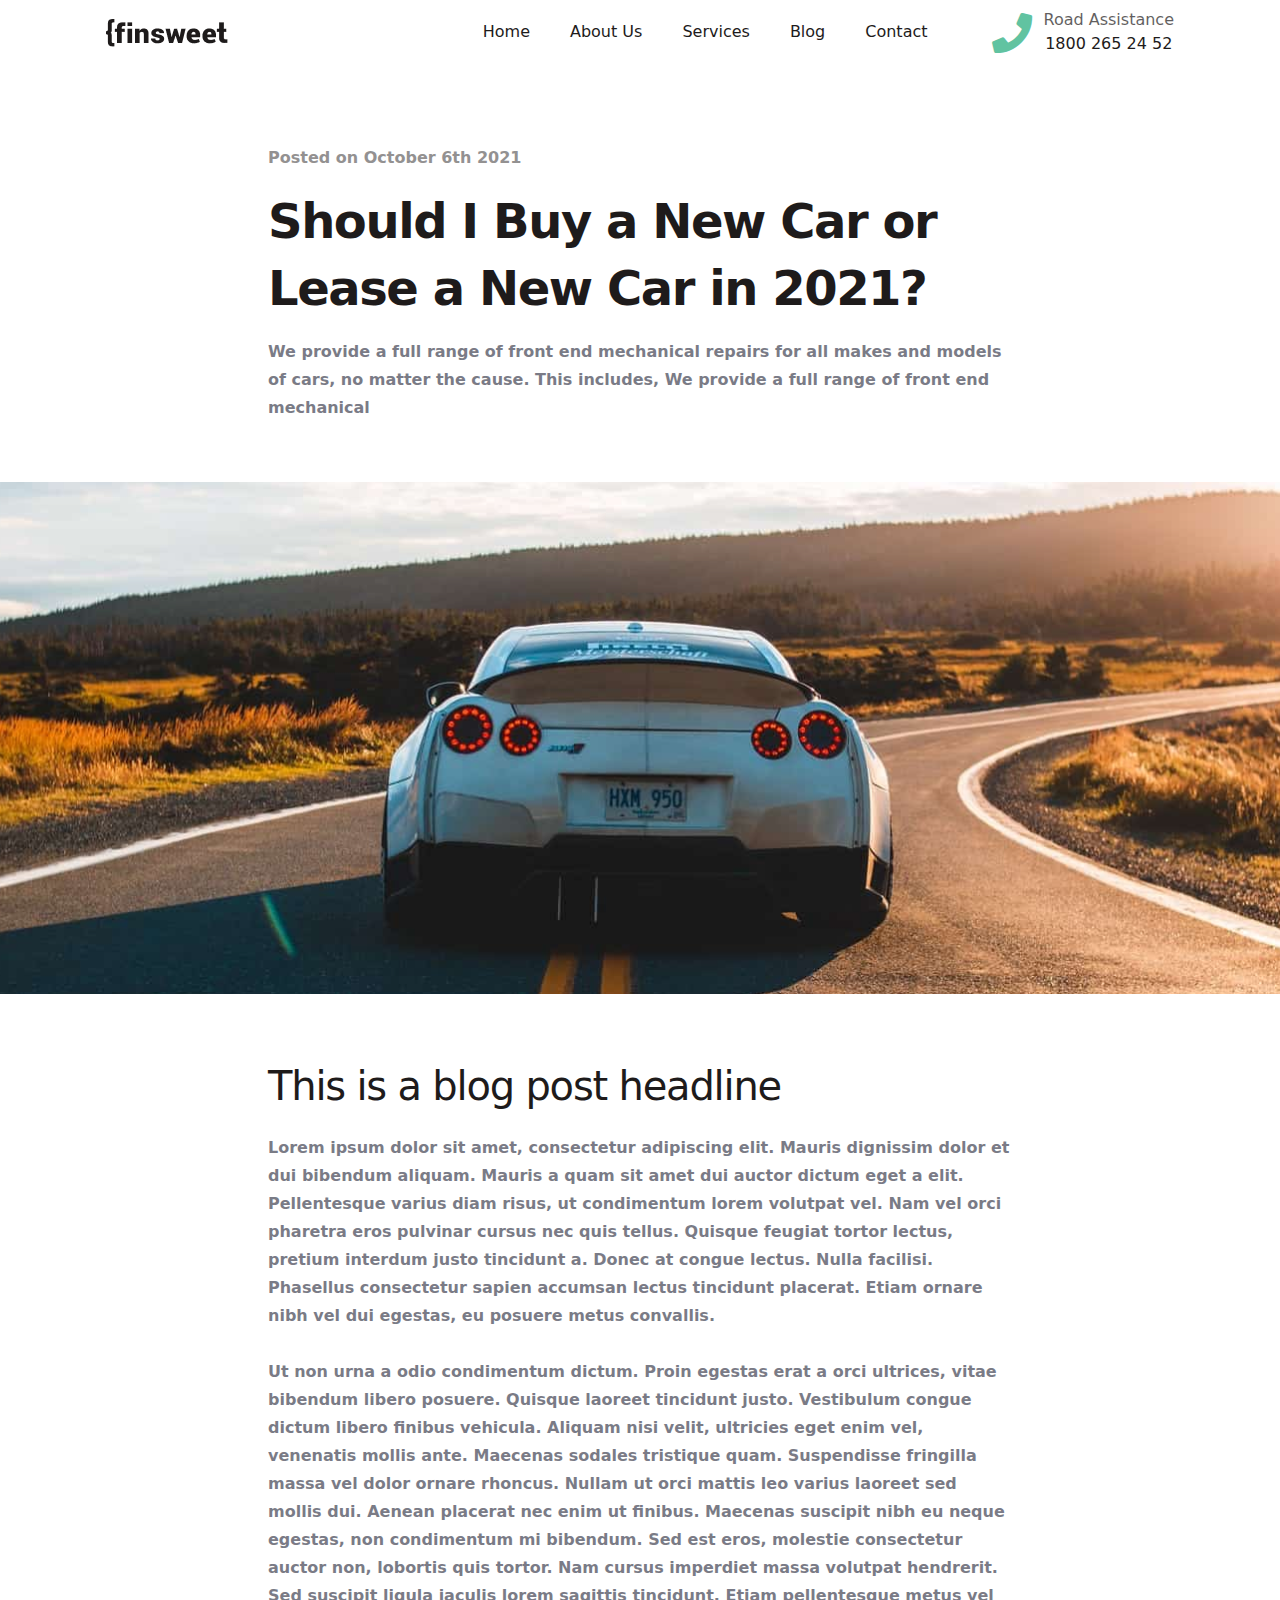
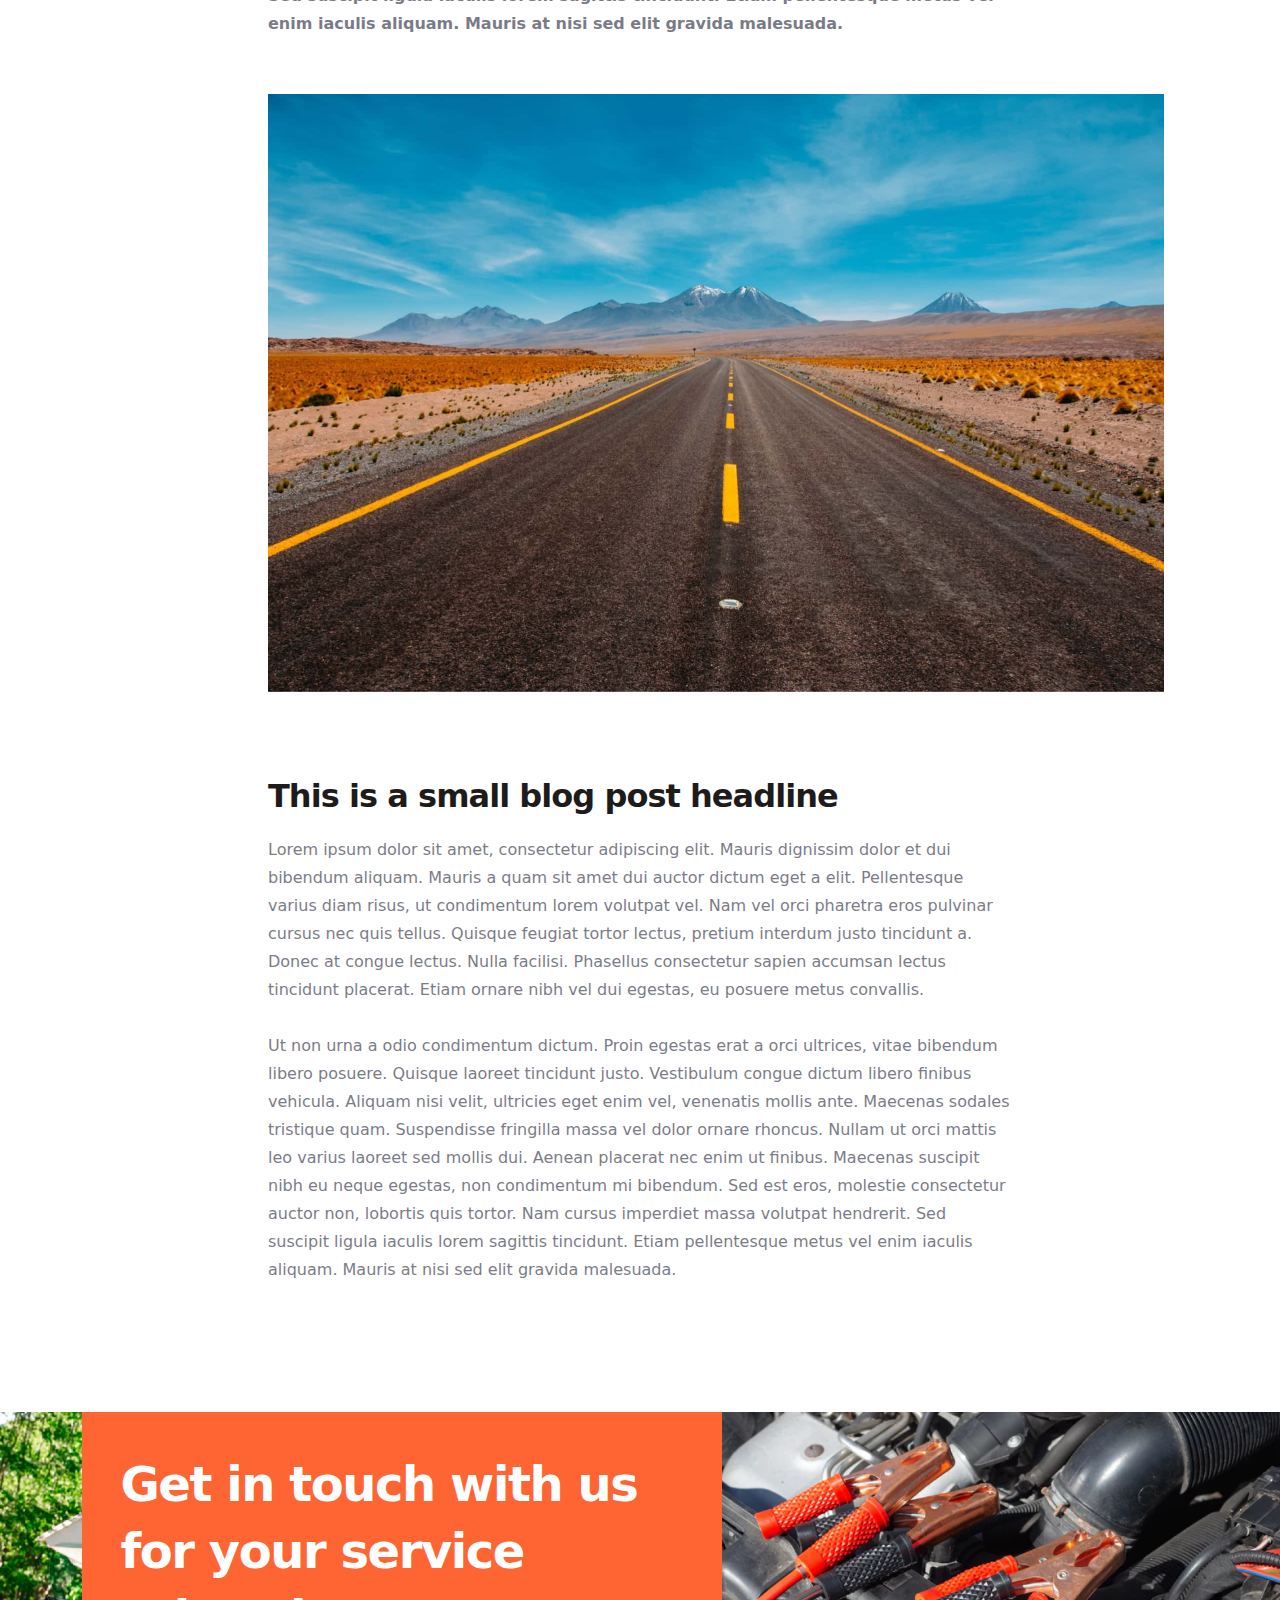
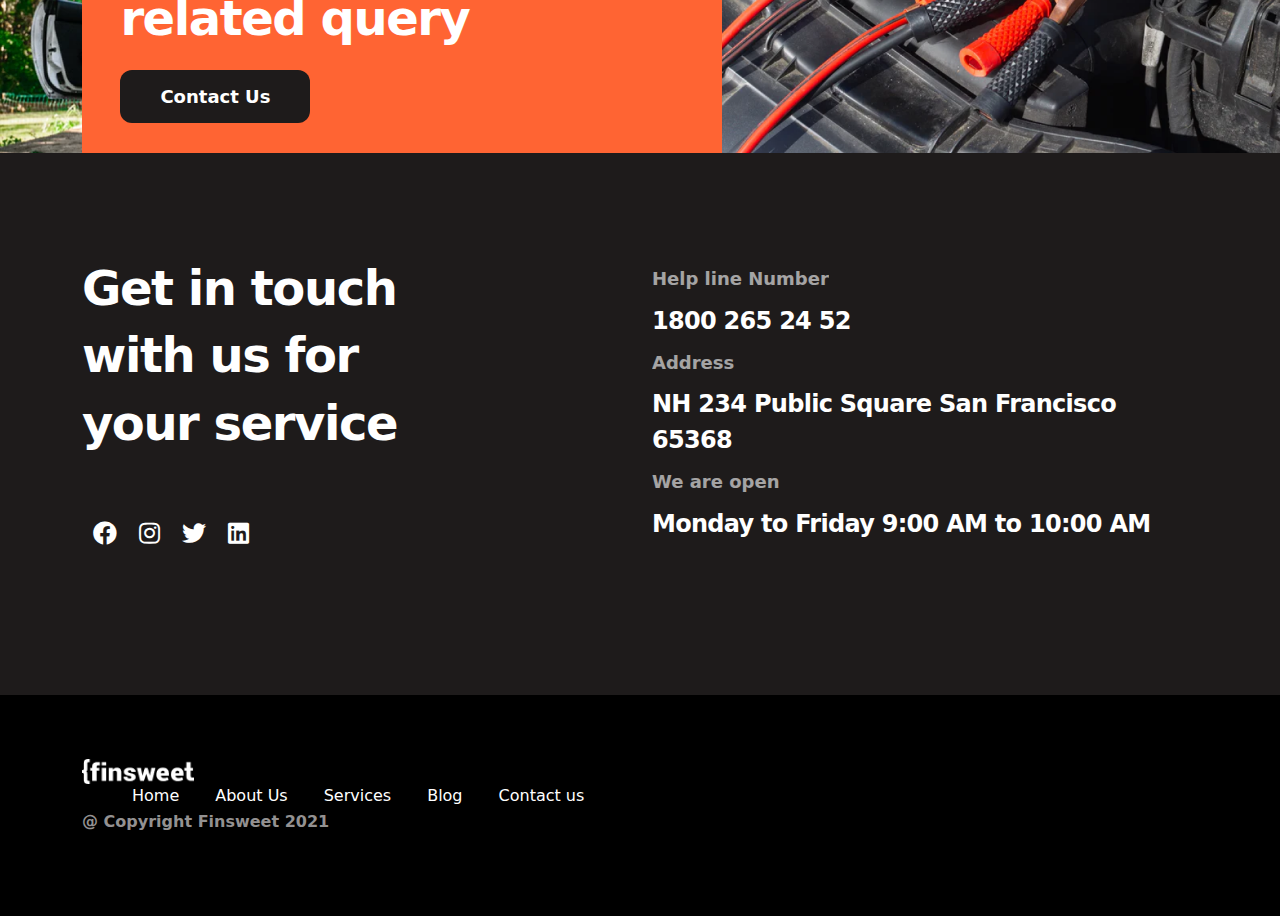
<file: blog-single.html>
<!DOCTYPE html>
<html lang="en">

    <head>
        <meta charset="UTF-8">
        <meta http-equiv="X-UA-Compatible" content="IE=edge">
        <meta name="viewport" content="width=device-width, initial-scale=1.0">
        <title>Blog single</title>
        <link rel="stylesheet" href="style/bootstrap.min.css">
        <link rel="stylesheet" href="style/all.min.css">
        <link rel="stylesheet" href="style/fonts.css">
        <link rel="stylesheet" href="style/media.css">
        <link rel="stylesheet" href="style/root.css">
        <link rel="stylesheet" href="style/style.css">
    </head>

<body>
    <header>
        <div class="container">
            <div class="row">
                <nav class="navbar navbar-expand-lg">
                    <div class="container-fluid">
                        <a class="navbar-brand" href="#">
                            <img src="img/Logo.png" alt="logo">
                        </a>
                        <button class="navbar-toggler" type="button" data-bs-toggle="collapse"
                            data-bs-target="#navbarSupportedContent" aria-controls="navbarSupportedContent"
                            aria-expanded="false" aria-label="Toggle navigation">
                            <i class="far fa-bars"></i>
                        </button>
                        <div class="collapse navbar-collapse navbar-top" id="navbarSupportedContent">
                            <ul class="navbar-nav mb-2 mb-lg-0">
                                <li class="nav-item">
                                    <a class="nav-link active" aria-current="page" href="index.html" target="_blank">Home</a>
                                </li>
                                <li class="nav-item">
                                    <a class="nav-link" href="about-us.html" target="_blank">About Us</a>
                                </li>
                                <li class="nav-item">
                                    <a class="nav-link" href="service.html" target="_blank">Services</a>
                                </li>
                                <li class="nav-item">
                                    <a class="nav-link" href="blog.html" target="_blank">Blog</a>
                                </li>
                                <li class="nav-item">
                                    <a class="nav-link" href="contact.html" target="_blank">Contact</a>
                                </li>
                            </ul>
                            <div class="header-phone d-flex">
                                <div class="header-phone__left">
                                    <i class="fas fa-phone"></i>
                                </div>
                                <div class="header-phone__right">
                                    <p>Road Assistance</p>
                                    <a href="tel:1800 265 24 52">1800 265 24 52</a>
                                </div>
                            </div>
                        </div>
                    </div>
                </nav>
            </div>
        </div>

    </header>

    <main>
        <section class="new-car">
            <div class="container">
                <div class="col-12 new-car__inner">
                    <div class="col-xl-8 new-car__info">
                        <small>Posted on October 6th 2021</small>
                        <h3>Should I Buy a New Car or Lease a New Car in 2021?</h3>
                        <p>We provide a full range of front end mechanical repairs for all makes and models of cars, no matter the cause. This includes, We provide a full range of front end mechanical </p>
                    </div>
                    <img src="img/blog single/new-car-img1.png" alt="">
                </div>
            </div>
        </section>
        <section class="content">
            <div class="container">
                <div class="row">
                    <div class="col-12 content__inner">
                        <div class="col-8 content__info">
                            <h4>This is a blog post headline</h4>
                            <p>Lorem ipsum dolor sit amet, consectetur adipiscing elit. Mauris dignissim dolor et dui bibendum aliquam. Mauris a quam sit amet dui auctor dictum eget a elit. Pellentesque varius diam risus, ut condimentum lorem volutpat vel. Nam vel orci pharetra eros pulvinar cursus nec quis tellus. Quisque feugiat tortor lectus, pretium interdum justo tincidunt a. Donec at congue lectus. Nulla facilisi. Phasellus consectetur sapien accumsan lectus tincidunt placerat. Etiam ornare nibh vel dui egestas, eu posuere metus convallis. <br><br>
                            Ut non urna a odio condimentum dictum. Proin egestas erat a orci ultrices, vitae bibendum libero posuere. Quisque laoreet tincidunt justo. Vestibulum congue dictum libero finibus vehicula. Aliquam nisi velit, ultricies eget enim vel, venenatis mollis ante. Maecenas sodales tristique quam. Suspendisse fringilla massa vel dolor ornare rhoncus. Nullam ut orci mattis leo varius laoreet sed mollis dui. Aenean placerat nec enim ut finibus. Maecenas suscipit nibh eu neque egestas, non condimentum mi bibendum. Sed est eros, molestie consectetur auctor non, lobortis quis tortor. Nam cursus imperdiet massa volutpat hendrerit. Sed suscipit ligula iaculis lorem sagittis tincidunt. Etiam pellentesque metus vel enim iaculis aliquam. Mauris at nisi sed elit gravida malesuada.</p>
                            <img src="img/blog single/content-img1.png" alt="">
                            <h3>This is a small blog post headline</h3>
                            <small>Lorem ipsum dolor sit amet, consectetur adipiscing elit. Mauris dignissim dolor et dui bibendum aliquam. Mauris a quam sit amet dui auctor dictum eget a elit. Pellentesque varius diam risus, ut condimentum lorem volutpat vel. Nam vel orci pharetra eros pulvinar cursus nec quis tellus. Quisque feugiat tortor lectus, pretium interdum justo tincidunt a. Donec at congue lectus. Nulla facilisi. Phasellus consectetur sapien accumsan lectus tincidunt placerat. Etiam ornare nibh vel dui egestas, eu posuere metus convallis. <br><br>
                            Ut non urna a odio condimentum dictum. Proin egestas erat a orci ultrices, vitae bibendum libero posuere. Quisque laoreet tincidunt justo. Vestibulum congue dictum libero finibus vehicula. Aliquam nisi velit, ultricies eget enim vel, venenatis mollis ante. Maecenas sodales tristique quam. Suspendisse fringilla massa vel dolor ornare rhoncus. Nullam ut orci mattis leo varius laoreet sed mollis dui. Aenean placerat nec enim ut finibus. Maecenas suscipit nibh eu neque egestas, non condimentum mi bibendum. Sed est eros, molestie consectetur auctor non, lobortis quis tortor. Nam cursus imperdiet massa volutpat hendrerit. Sed suscipit ligula iaculis lorem sagittis tincidunt. Etiam pellentesque metus vel enim iaculis aliquam. Mauris at nisi sed elit gravida malesuada.</small>
                        </div>
                    </div>
                </div>
            </div>
        </section>
        <section class="get-in-touch">
            <div class="get-in-touch__img col-xl-12 d-flex">
                <img src="img/get-in-touch-img1.png" alt="get-in-touch" width="50%">
                <img src="img/get-in-touch-img2.png" alt="get-in-touch" width="50%">
            </div>
            <div class="container">
                <div class="row">
                    <div class="col-xl-7">
                        <div class="col-6 get-in-touch__text">
                            <h3>Get in touch with us for your service related query</h3>
                            <a href="contact.html" target="_blank">Contact Us</a>
                        </div>
                    </div>
                </div>
            </div>
        </section>
    </main>

    <footer>
        <section class="footer-top">
            <div class="container">
                <div class="row">
                    <div class="col-xl-6 col-md-12 footer-top__left mb-5">
                        <h3>Get in touch with us for your service</h3>
                        <div class="footer-top__icon d-flex">
                            <i class="fab fa-facebook"></i>
                            <i class="fab fa-instagram"></i>
                            <i class="fab fa-twitter"></i>
                            <i class="fab fa-linkedin"></i>
                        </div>
                    </div>

                    <div class="col-xl-6 col-md-12 mt-2">
                        <div class="footer-top__right">
                            <div class="footer-top__right-text">
                                <p>Help line Number</p>
                                <h3>1800 265 24 52</h3>
                            </div>
                            <div class="footer-top__right-text">
                                <p>Address</p>
                                <h3>NH 234 Public Square San Francisco  65368</h3>
                            </div>
                            <div class="footer-top__right-text">
                                <p>We are open</p>
                                <h3>Monday to Friday 9:00 AM to 10:00 AM</h3>
                            </div>
                        </div>
                    </div>
                </div>
            </div>
        </section>
        <section class="footer-bottom">
            <div class="container">
                <div class="row">
                    <div class="col-xl-12 footer-bottom__inner">
                        <img src="img/footer.png" alt="logo" class="footer-bottom__img">
                        <div class="footer-bottom__info">
                            <ul class="footer-info">
                                <li class="footer-bottom__subtitle">
                                    <a class="footer-bottom-link" href="index.html" target="_blank">Home</a>
                                </li>
                                <li class="footer-bottom__subtitle">
                                    <a class="footer-bottom-link" href="about-us.html" target="_blank">About&nbsp;Us</a>
                                </li>
                                <li class="footer-bottom__subtitle">
                                    <a class="footer-bottom-link" href="service.html" target="_blank">Services</a>
                                </li>
                                <li class="footer-bottom__subtitle">
                                    <a class="footer-bottom-link" href="blog.html" target="_blank">Blog</a>
                                </li>
                                <li class="footer-bottom__subtitle">
                                    <a class="footer-bottom-link" href="contact.html" target="_blank">Contact&nbsp;us</a>
                                </li>
                            </ul>
                        </div>
                        <div class="footer-bootom__copyright">
                            <p>@ Copyright Finsweet 2021</p>
                        </div>
                    </div>
                </div>
            </div>
        </section>
    </footer>
</body>

</html>
</file>
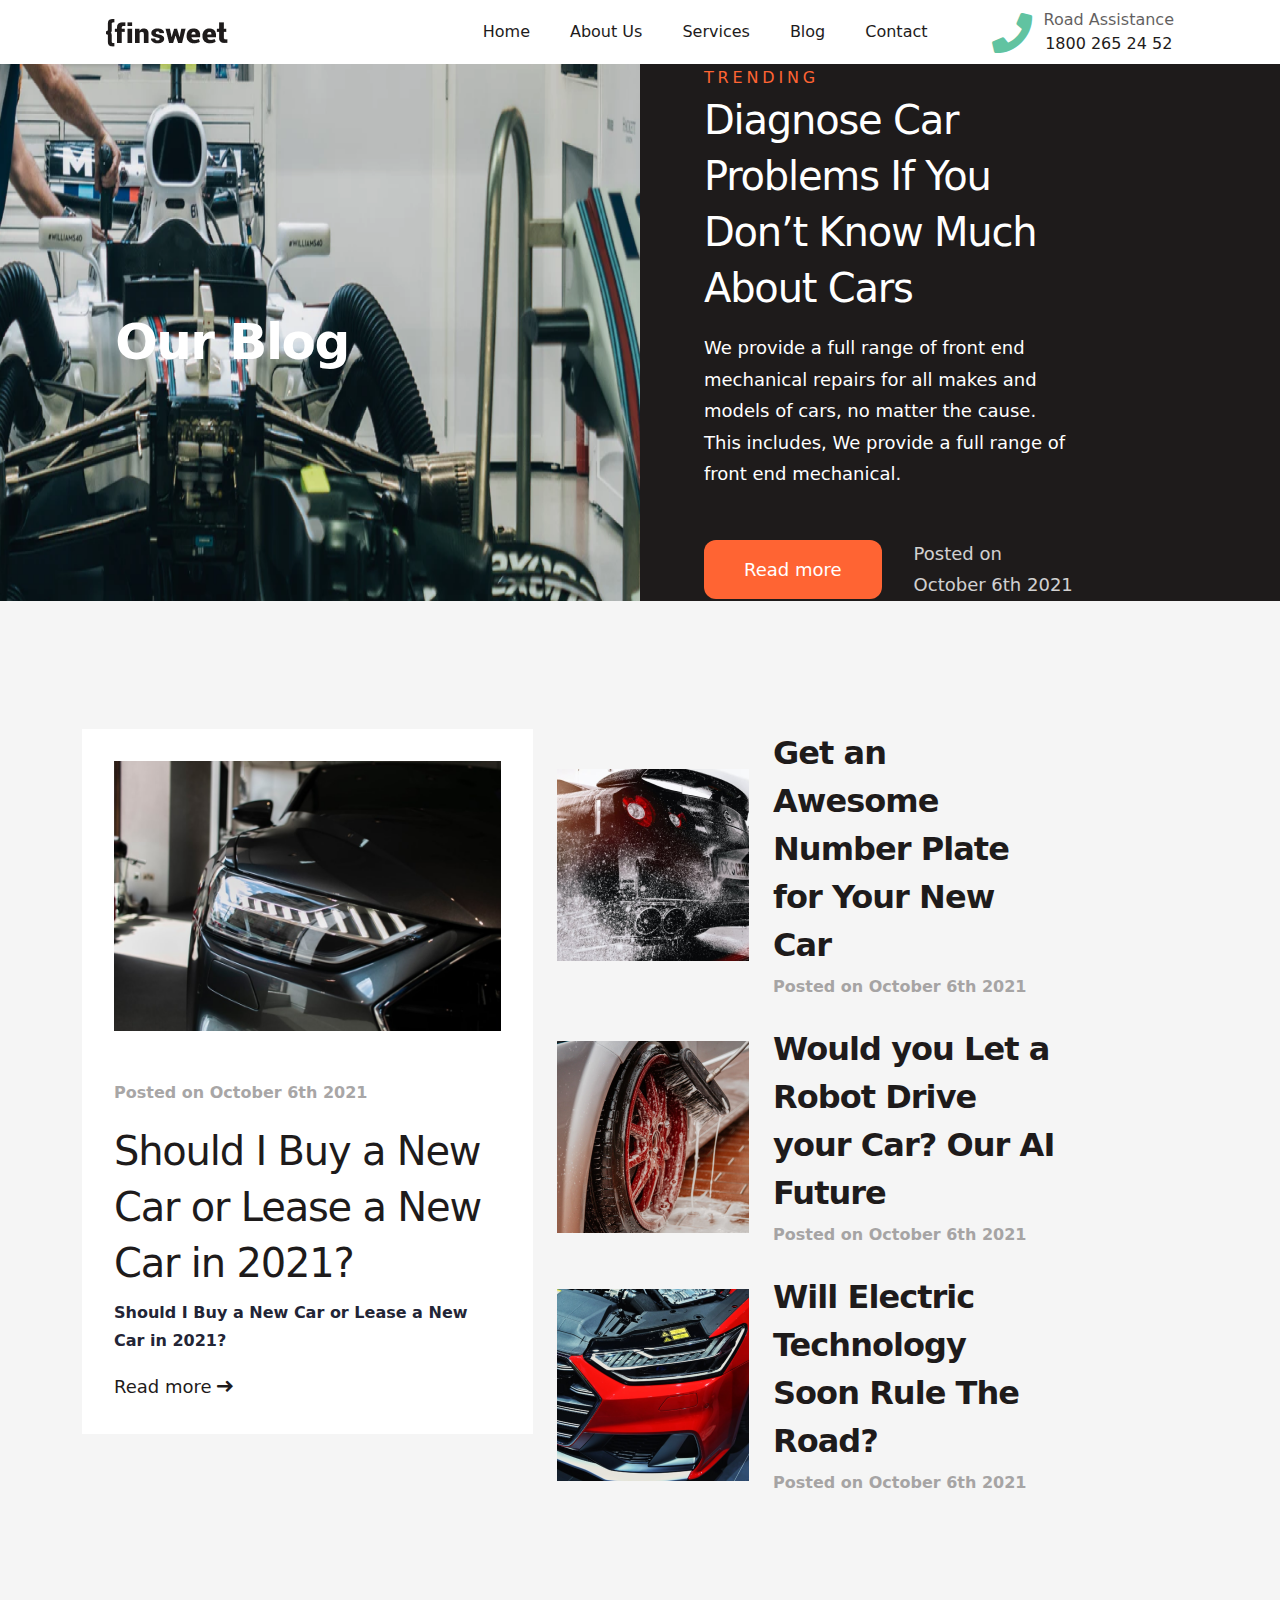
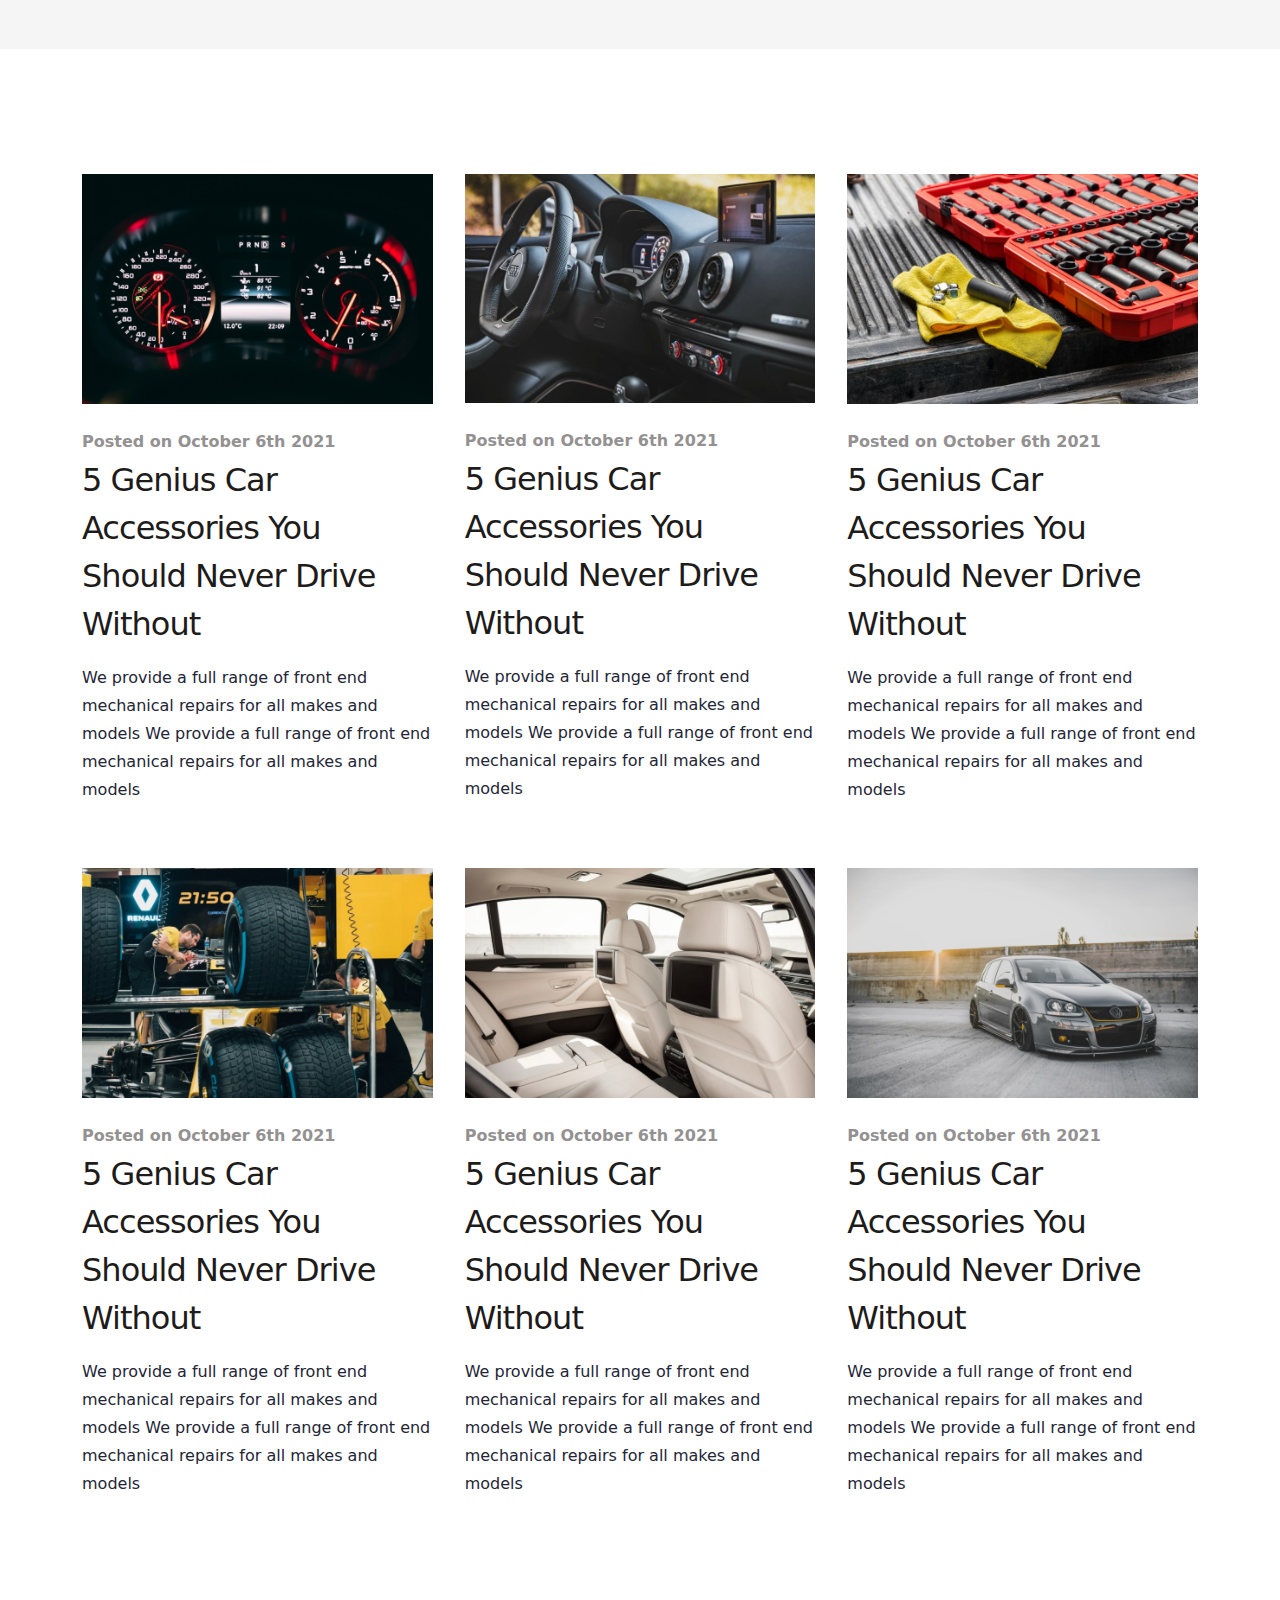
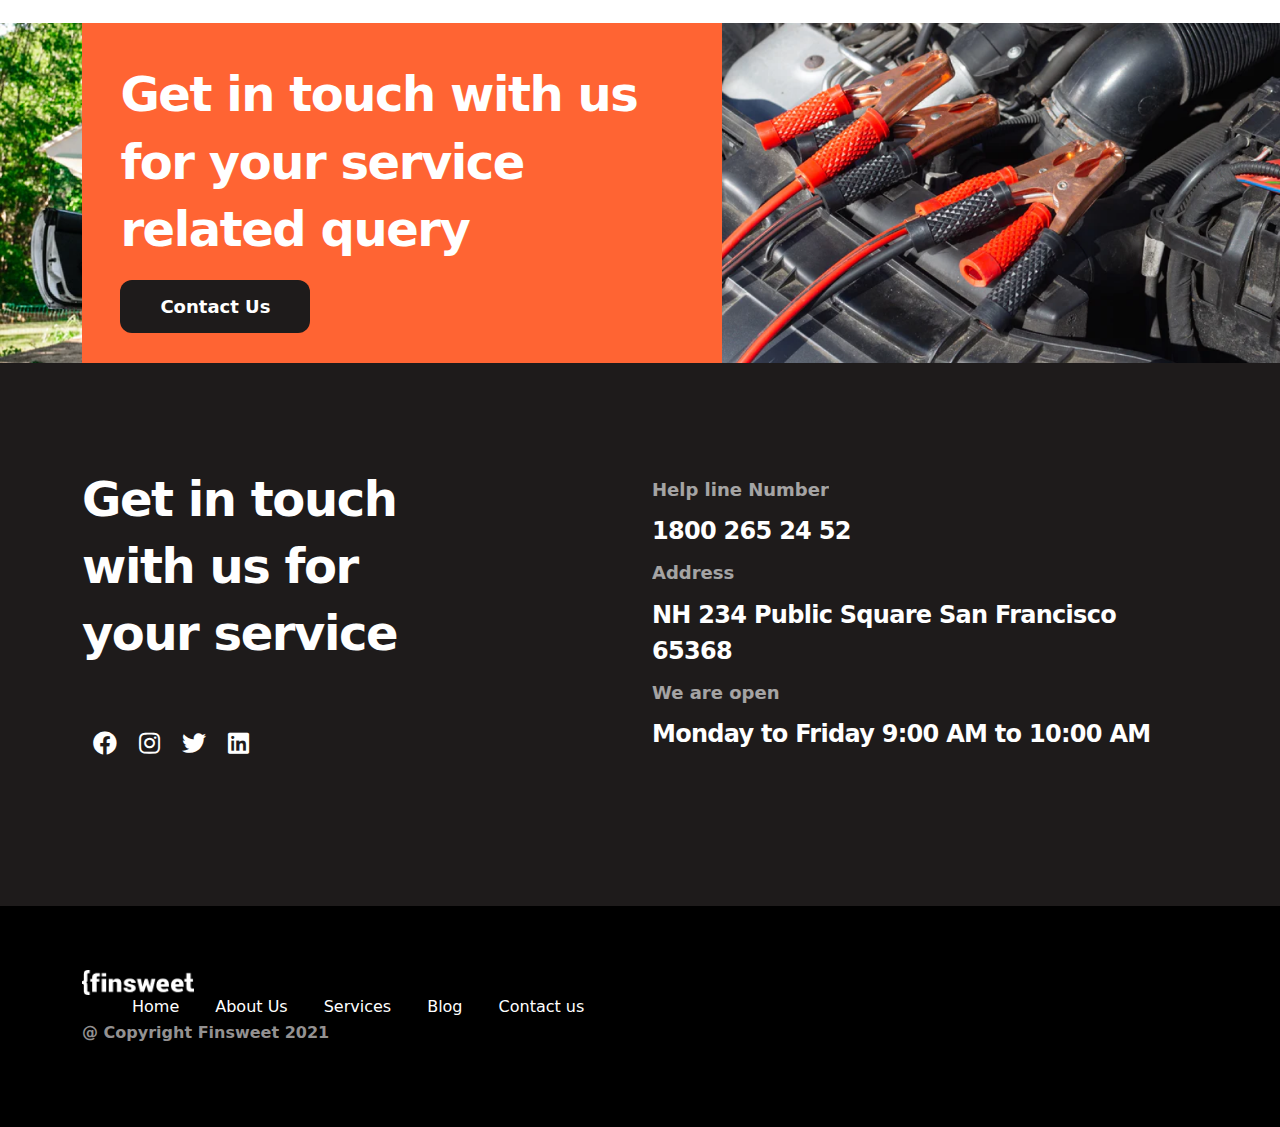
<file: blog.html>
<!DOCTYPE html>
<html lang="en">

    <head>
        <meta charset="UTF-8">
        <meta http-equiv="X-UA-Compatible" content="IE=edge">
        <meta name="viewport" content="width=device-width, initial-scale=1.0">
        <title>Blog</title>
        <link rel="stylesheet" href="style/bootstrap.min.css">
        <link rel="stylesheet" href="style/all.min.css">
        <link rel="stylesheet" href="style/fonts.css">
        <link rel="stylesheet" href="style/media.css">
        <link rel="stylesheet" href="style/root.css">
        <link rel="stylesheet" href="style/style.css">
    </head>

<body>
    <header>
        <div class="container">
            <div class="row">
                <nav class="navbar navbar-expand-lg">
                    <div class="container-fluid">
                        <a class="navbar-brand" href="#">
                            <img src="img/Logo.png" alt="logo">
                        </a>
                        <button class="navbar-toggler" type="button" data-bs-toggle="collapse"
                            data-bs-target="#navbarSupportedContent" aria-controls="navbarSupportedContent"
                            aria-expanded="false" aria-label="Toggle navigation">
                            <i class="far fa-bars"></i>
                        </button>
                        <div class="collapse navbar-collapse navbar-top" id="navbarSupportedContent">
                            <ul class="navbar-nav mb-2 mb-lg-0">
                                <li class="nav-item">
                                    <a class="nav-link active" aria-current="page" href="index.html" target="_blank">Home</a>
                                </li>
                                <li class="nav-item">
                                    <a class="nav-link" href="about-us.html" target="_blank">About Us</a>
                                </li>
                                <li class="nav-item">
                                    <a class="nav-link" href="service.html" target="_blank">Services</a>
                                </li>
                                <li class="nav-item">
                                    <a class="nav-link" href="blog.html" target="_blank">Blog</a>
                                </li>
                                <li class="nav-item">
                                    <a class="nav-link" href="contact.html" target="_blank">Contact</a>
                                </li>
                            </ul>
                            <div class="header-phone d-flex">
                                <div class="header-phone__left">
                                    <i class="fas fa-phone"></i>
                                </div>
                                <div class="header-phone__right">
                                    <p>Road Assistance</p>
                                    <a href="tel:1800 265 24 52">1800 265 24 52</a>
                                </div>
                            </div>
                        </div>
                    </div>
                </nav>
            </div>
        </div>

    </header>

    <main>
        <section class="blog">
            <div class="row">
                <div class="col-6 blog-inner__left">
                    <img src="img/blog/our-blog-img1.png" alt="">
                    <h1>Our Blog</h1>
                </div>
                <div class="col-6 blog-inner__right">
                    <div class="col-xl-7 blog-inner__right-text">
                        <small>TRENDING</small>
                        <h4>Diagnose Car Problems If You Don’t Know Much About Cars</h4>
                        <p>We provide a full range of front end mechanical repairs for all makes and models of cars, no
                            matter the cause. This includes, We provide a full range of front end mechanical.</p>
                        <div class="blog-inner__right-info">
                            <a href="#!">Read&nbsp;more</a>
                            <p>Posted on October 6th 2021</p>
                        </div>
                    </div>
                </div>
            </div>
        </section>
        <section class="blog-four-section">
            <div class="container">
                <div class="row">
                    <div class="col-5">
                        <div class="blog-four-section__left">
                            <img src="img/blog/blog-four-section-left-img1.png" alt="">
                            <small>Posted on October 6th 2021</small>
                            <h4>Should I Buy a New Car or Lease a New Car in 2021?</h4>
                            <p>Should I Buy a New Car or Lease a New Car in 2021?</p>
                            <a href="#!">Read more <i class="fas fa-long-arrow-right"></i></a>
                        </div>
                    </div>

                    <div class="col-6 blog-four-section__right">
                        <div class="col-xl-11 blog-four-section__right-block mb-4">
                            <img src="img/blog/blog-four-section__right-img1.png" alt="">
                            <div class="blog-four-section__right-info">
                                <p>Get an Awesome Number Plate for Your New Car</p>
                                <small>Posted on October 6th 2021</small>
                            </div>
                        </div>

                        <div class="col-xl-11 blog-four-section__right-block mb-4">
                            <img src="img/blog/blog-four-section__right-img2.png" alt="">
                            <div class="blog-four-section__right-info">
                                <p>Would you Let a Robot Drive your Car? Our AI Future</p>
                                <small>Posted on October 6th 2021</small>
                            </div>
                        </div>

                        <div class="col-xl-11 blog-four-section__right-block mb-4">
                            <img src="img/blog/blog-four-section__right-img3.png" alt="">
                            <div class="blog-four-section__right-info">
                                <p>Will Electric Technology Soon Rule The Road?</p>
                                <small>Posted on October 6th 2021</small>
                            </div>
                        </div>

                    </div>

                </div>
            </div>
        </section>
        <section class="blog-full-section">
            <div class="container">
                <div class="row">
                    <div class="col-xl-12 blog-full-section__inner">
                        <div class="blog-four-section__block">
                            <img src="img/blog/blog-full-section-img1.png" alt="">
                            <small>Posted on October 6th 2021</small>
                            <h5>5 Genius Car Accessories You Should Never Drive Without</h5>
                            <p>We provide a full range of front end mechanical repairs for all makes and models We provide a full range of front end mechanical repairs for all makes and models</p>
                        </div>

                        <div class="blog-four-section__block">
                            <img src="img/blog/blog-full-section-img2.png" alt="">
                            <small>Posted on October 6th 2021</small>
                            <h5>5 Genius Car Accessories You Should Never Drive Without</h5>
                            <p>We provide a full range of front end mechanical repairs for all makes and models We provide a full range of front end mechanical repairs for all makes and models</p>
                        </div>

                        <div class="blog-four-section__block">
                            <img src="img/blog/blog-full-section-img3.png" alt="">
                            <small>Posted on October 6th 2021</small>
                            <h5>5 Genius Car Accessories You Should Never Drive Without</h5>
                            <p>We provide a full range of front end mechanical repairs for all makes and models We provide a full range of front end mechanical repairs for all makes and models</p>
                        </div>

                        <div class="blog-four-section__block">
                            <img src="img/blog/blog-full-section-img4.png" alt="">
                            <small>Posted on October 6th 2021</small>
                            <h5>5 Genius Car Accessories You Should Never Drive Without</h5>
                            <p>We provide a full range of front end mechanical repairs for all makes and models We provide a full range of front end mechanical repairs for all makes and models</p>
                        </div>

                        <div class="blog-four-section__block">
                            <img src="img/blog/blog-full-section-img5.png" alt="">
                            <small>Posted on October 6th 2021</small>
                            <h5>5 Genius Car Accessories You Should Never Drive Without</h5>
                            <p>We provide a full range of front end mechanical repairs for all makes and models We provide a full range of front end mechanical repairs for all makes and models</p>
                        </div>

                        <div class="blog-four-section__block">
                            <img src="img/blog/blog-full-section-img6.png" alt="">
                            <small>Posted on October 6th 2021</small>
                            <h5>5 Genius Car Accessories You Should Never Drive Without</h5>
                            <p>We provide a full range of front end mechanical repairs for all makes and models We provide a full range of front end mechanical repairs for all makes and models</p>
                        </div>

                    </div>
                </div>
            </div>
        </section>
        <section class="get-in-touch">
            <div class="get-in-touch__img col-xl-12 d-flex">
                <img src="img/get-in-touch-img1.png" alt="get-in-touch" width="50%">
                <img src="img/get-in-touch-img2.png" alt="get-in-touch" width="50%">
            </div>
            <div class="container">
                <div class="row">
                    <div class="col-xl-7">
                        <div class="col-6 get-in-touch__text">
                            <h3>Get in touch with us for your service related query</h3>
                            <a href="contact.html" target="_blank">Contact Us</a>
                        </div>
                    </div>
                </div>
            </div>
        </section>
    </main>

    <footer>
        <section class="footer-top">
            <div class="container">
                <div class="row">
                    <div class="col-xl-6 col-md-12 footer-top__left mb-5">
                        <h3>Get in touch with us for your service</h3>
                        <div class="footer-top__icon d-flex">
                            <i class="fab fa-facebook"></i>
                            <i class="fab fa-instagram"></i>
                            <i class="fab fa-twitter"></i>
                            <i class="fab fa-linkedin"></i>
                        </div>
                    </div>

                    <div class="col-xl-6 col-md-12 mt-2">
                        <div class="footer-top__right">
                            <div class="footer-top__right-text">
                                <p>Help line Number</p>
                                <h3>1800 265 24 52</h3>
                            </div>
                            <div class="footer-top__right-text">
                                <p>Address</p>
                                <h3>NH 234 Public Square San Francisco  65368</h3>
                            </div>
                            <div class="footer-top__right-text">
                                <p>We are open</p>
                                <h3>Monday to Friday 9:00 AM to 10:00 AM</h3>
                            </div>
                        </div>
                    </div>
                </div>
            </div>
        </section>
        <section class="footer-bottom">
            <div class="container">
                <div class="row">
                    <div class="col-xl-12 footer-bottom__inner">
                        <img src="img/footer.png" alt="logo" class="footer-bottom__img">
                        <div class="footer-bottom__info">
                            <ul class="footer-info">
                                <li class="footer-bottom__subtitle">
                                    <a class="footer-bottom-link" href="index.html" target="_blank">Home</a>
                                </li>
                                <li class="footer-bottom__subtitle">
                                    <a class="footer-bottom-link" href="about-us.html" target="_blank">About&nbsp;Us</a>
                                </li>
                                <li class="footer-bottom__subtitle">
                                    <a class="footer-bottom-link" href="service.html" target="_blank">Services</a>
                                </li>
                                <li class="footer-bottom__subtitle">
                                    <a class="footer-bottom-link" href="blog.html" target="_blank">Blog</a>
                                </li>
                                <li class="footer-bottom__subtitle">
                                    <a class="footer-bottom-link" href="contact.html" target="_blank">Contact&nbsp;us</a>
                                </li>
                            </ul>
                        </div>
                        <div class="footer-bootom__copyright">
                            <p>@ Copyright Finsweet 2021</p>
                        </div>
                    </div>
                </div>
            </div>
        </section>
    </footer>
</body>

</html>
</file>
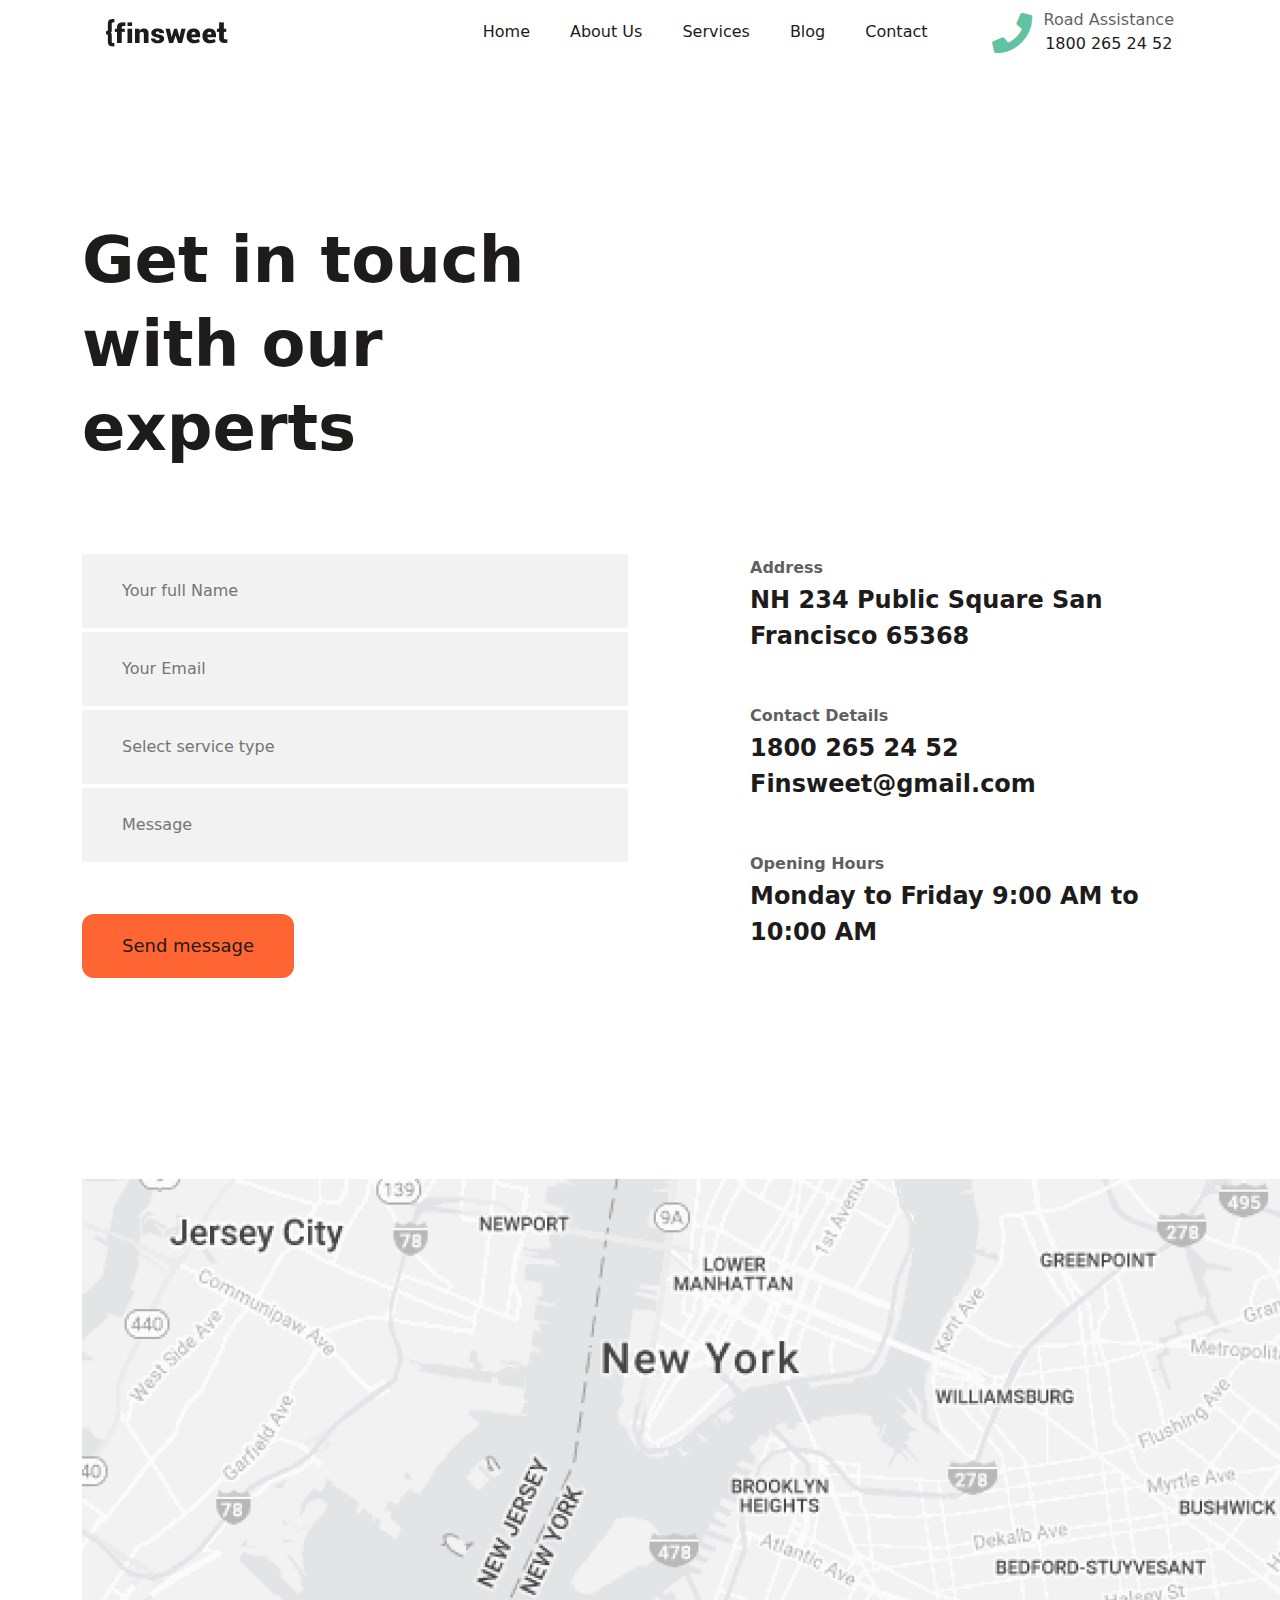
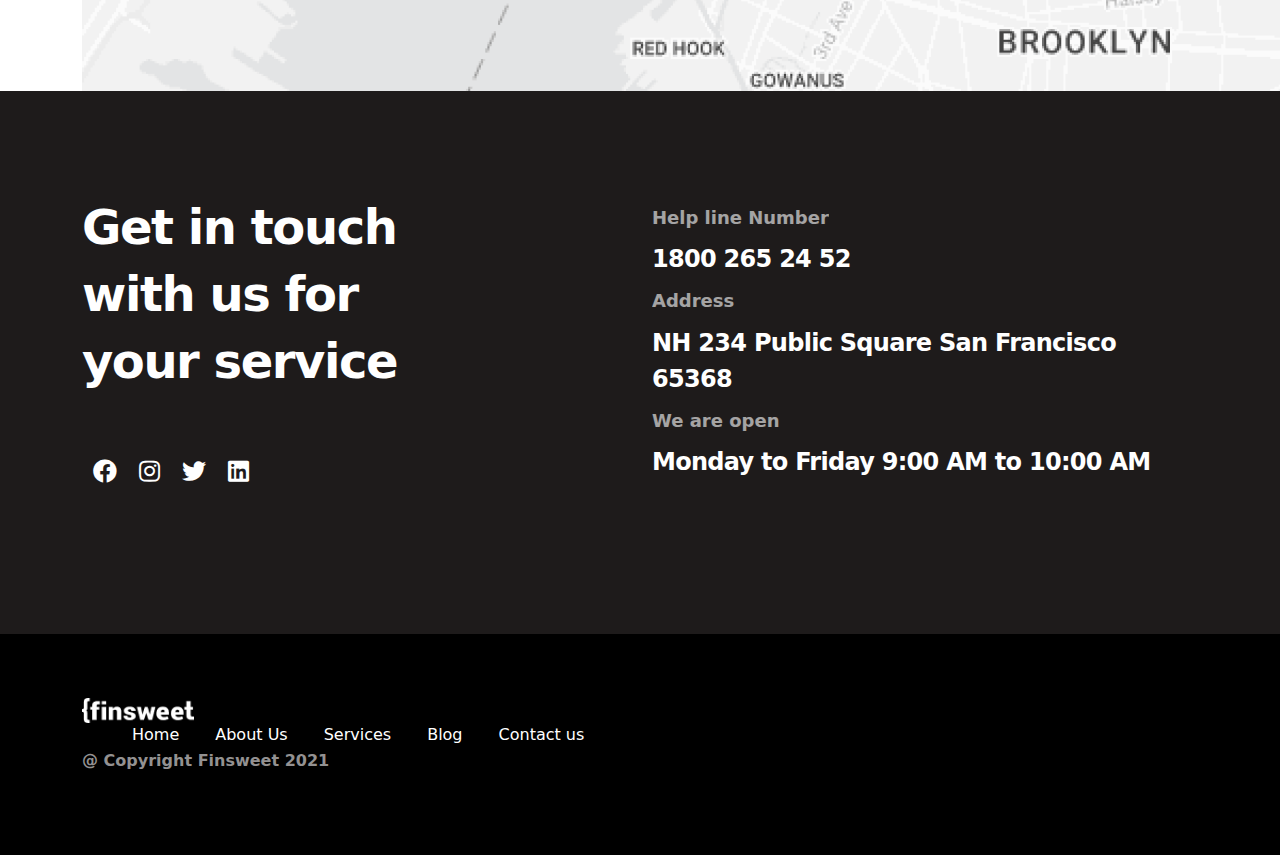
<file: contact.html>
<!DOCTYPE html>
<html lang="en">

    <head>
        <meta charset="UTF-8">
        <meta http-equiv="X-UA-Compatible" content="IE=edge">
        <meta name="viewport" content="width=device-width, initial-scale=1.0">
        <title>Contact</title>
        <link rel="stylesheet" href="style/bootstrap.min.css">
        <link rel="stylesheet" href="style/all.min.css">
        <link rel="stylesheet" href="style/fonts.css">
        <link rel="stylesheet" href="style/media.css">
        <link rel="stylesheet" href="style/root.css">
        <link rel="stylesheet" href="style/style.css">
    </head>

<body>
    <header>
        <div class="container">
            <div class="row">
                <nav class="navbar navbar-expand-lg">
                    <div class="container-fluid">
                        <a class="navbar-brand" href="#">
                            <img src="img/Logo.png" alt="logo">
                        </a>
                        <button class="navbar-toggler" type="button" data-bs-toggle="collapse"
                            data-bs-target="#navbarSupportedContent" aria-controls="navbarSupportedContent"
                            aria-expanded="false" aria-label="Toggle navigation">
                            <i class="far fa-bars"></i>
                        </button>
                        <div class="collapse navbar-collapse navbar-top" id="navbarSupportedContent">
                            <ul class="navbar-nav mb-2 mb-lg-0">
                                <li class="nav-item">
                                    <a class="nav-link active" aria-current="page" href="index.html" target="_blank">Home</a>
                                </li>
                                <li class="nav-item">
                                    <a class="nav-link" href="about-us.html" target="_blank">About Us</a>
                                </li>
                                <li class="nav-item">
                                    <a class="nav-link" href="service.html" target="_blank">Services</a>
                                </li>
                                <li class="nav-item">
                                    <a class="nav-link" href="blog.html" target="_blank">Blog</a>
                                </li>
                                <li class="nav-item">
                                    <a class="nav-link" href="contact.html" target="_blank">Contact</a>
                                </li>
                            </ul>
                            <div class="header-phone d-flex">
                                <div class="header-phone__left">
                                    <i class="fas fa-phone"></i>
                                </div>
                                <div class="header-phone__right">
                                    <p>Road Assistance</p>
                                    <a href="tel:1800 265 24 52">1800 265 24 52</a>
                                </div>
                            </div>
                        </div>
                    </div>
                </nav>
            </div>
        </div>

    </header>

    <main>
        <section class="our-experts">
            <div class="container">
                <div class="row">
                    <div class="col-6 our-experts__title">
                        <h2>Get in touch with our experts</h2>
                    </div>
                </div>
            </div>
        </section>
        <section class="contact-address">
            <div class="container">
                <div class="row">
                    <div class="col-xl-6 col-md-12 mb-5">
                        <div class="contact-address__block">
                            <input type="text" placeholder="Your full Name" class="contact-address__subtitle">
                        </div>
                        <div class="contact-address__block">
                            <input type="text" placeholder="Your Email" class="contact-address__subtitle">
                        </div>
                        <div class="contact-address__block">
                            <input type="text" placeholder="Select service type" class="contact-address__subtitle">
                        </div>
                        <div class="contact-address__block">
                            <input type="text" placeholder="Message" class="contact-address__subtitle">
                        </div>
                        <div class="contact-address__btn">
                            <button>
                                <a href="#!">Send message</a>
                            </button>
                        </div>
                    </div>
                    <div class="col-xl-6 col-md-12 contact-address__right">
                        <div class="contact-address__right-block mb-5">
                            <small>Address</small>
                            <p>NH 234 Public Square San Francisco 65368</p>
                        </div>

                        <div class="contact-address__right-block mb-5">
                            <small>Contact Details</small>
                            <p>1800 265 24 52 Finsweet@gmail.com</p>
                        </div>

                        <div class="contact-address__right-block mb-5">
                            <small>Opening Hours</small>
                            <p>Monday to Friday 9:00 AM to 10:00 AM</p>
                        </div>

                    </div>
                </div>
            </div>
        </section>
        <section class="map-img">
            <div class="container">
                <div class="col-xl-12">
                    <img src="img/about us/map-img-1.png" alt="" class="map-img__inner">
                </div>
            </div>
        </section>
    </main>

    <footer>
        <section class="footer-top">
            <div class="container">
                <div class="row">
                    <div class="col-xl-6 col-md-12 footer-top__left mb-5">
                        <h3>Get in touch with us for your service</h3>
                        <div class="footer-top__icon d-flex">
                            <i class="fab fa-facebook"></i>
                            <i class="fab fa-instagram"></i>
                            <i class="fab fa-twitter"></i>
                            <i class="fab fa-linkedin"></i>
                        </div>
                    </div>

                    <div class="col-xl-6 col-md-12 mt-2">
                        <div class="footer-top__right">
                            <div class="footer-top__right-text">
                                <p>Help line Number</p>
                                <h3>1800 265 24 52</h3>
                            </div>
                            <div class="footer-top__right-text">
                                <p>Address</p>
                                <h3>NH 234 Public Square San Francisco  65368</h3>
                            </div>
                            <div class="footer-top__right-text">
                                <p>We are open</p>
                                <h3>Monday to Friday 9:00 AM to 10:00 AM</h3>
                            </div>
                        </div>
                    </div>
                </div>
            </div>
        </section>
        <section class="footer-bottom">
            <div class="container">
                <div class="row">
                    <div class="col-xl-12 footer-bottom__inner">
                        <img src="img/footer.png" alt="logo" class="footer-bottom__img">
                        <div class="footer-bottom__info">
                            <ul class="footer-info">
                                <li class="footer-bottom__subtitle">
                                    <a class="footer-bottom-link" href="index.html" target="_blank">Home</a>
                                </li>
                                <li class="footer-bottom__subtitle">
                                    <a class="footer-bottom-link" href="about-us.html" target="_blank">About&nbsp;Us</a>
                                </li>
                                <li class="footer-bottom__subtitle">
                                    <a class="footer-bottom-link" href="service.html" target="_blank">Services</a>
                                </li>
                                <li class="footer-bottom__subtitle">
                                    <a class="footer-bottom-link" href="blog.html" target="_blank">Blog</a>
                                </li>
                                <li class="footer-bottom__subtitle">
                                    <a class="footer-bottom-link" href="contact.html" target="_blank">Contact&nbsp;us</a>
                                </li>
                            </ul>
                        </div>
                        <div class="footer-bootom__copyright">
                            <p>@ Copyright Finsweet 2021</p>
                        </div>
                    </div>
                </div>
            </div>
        </section>
    </footer>

    <script src="style/bootstrap.bundle.min.js"></script>
</body>

</html>
</file>
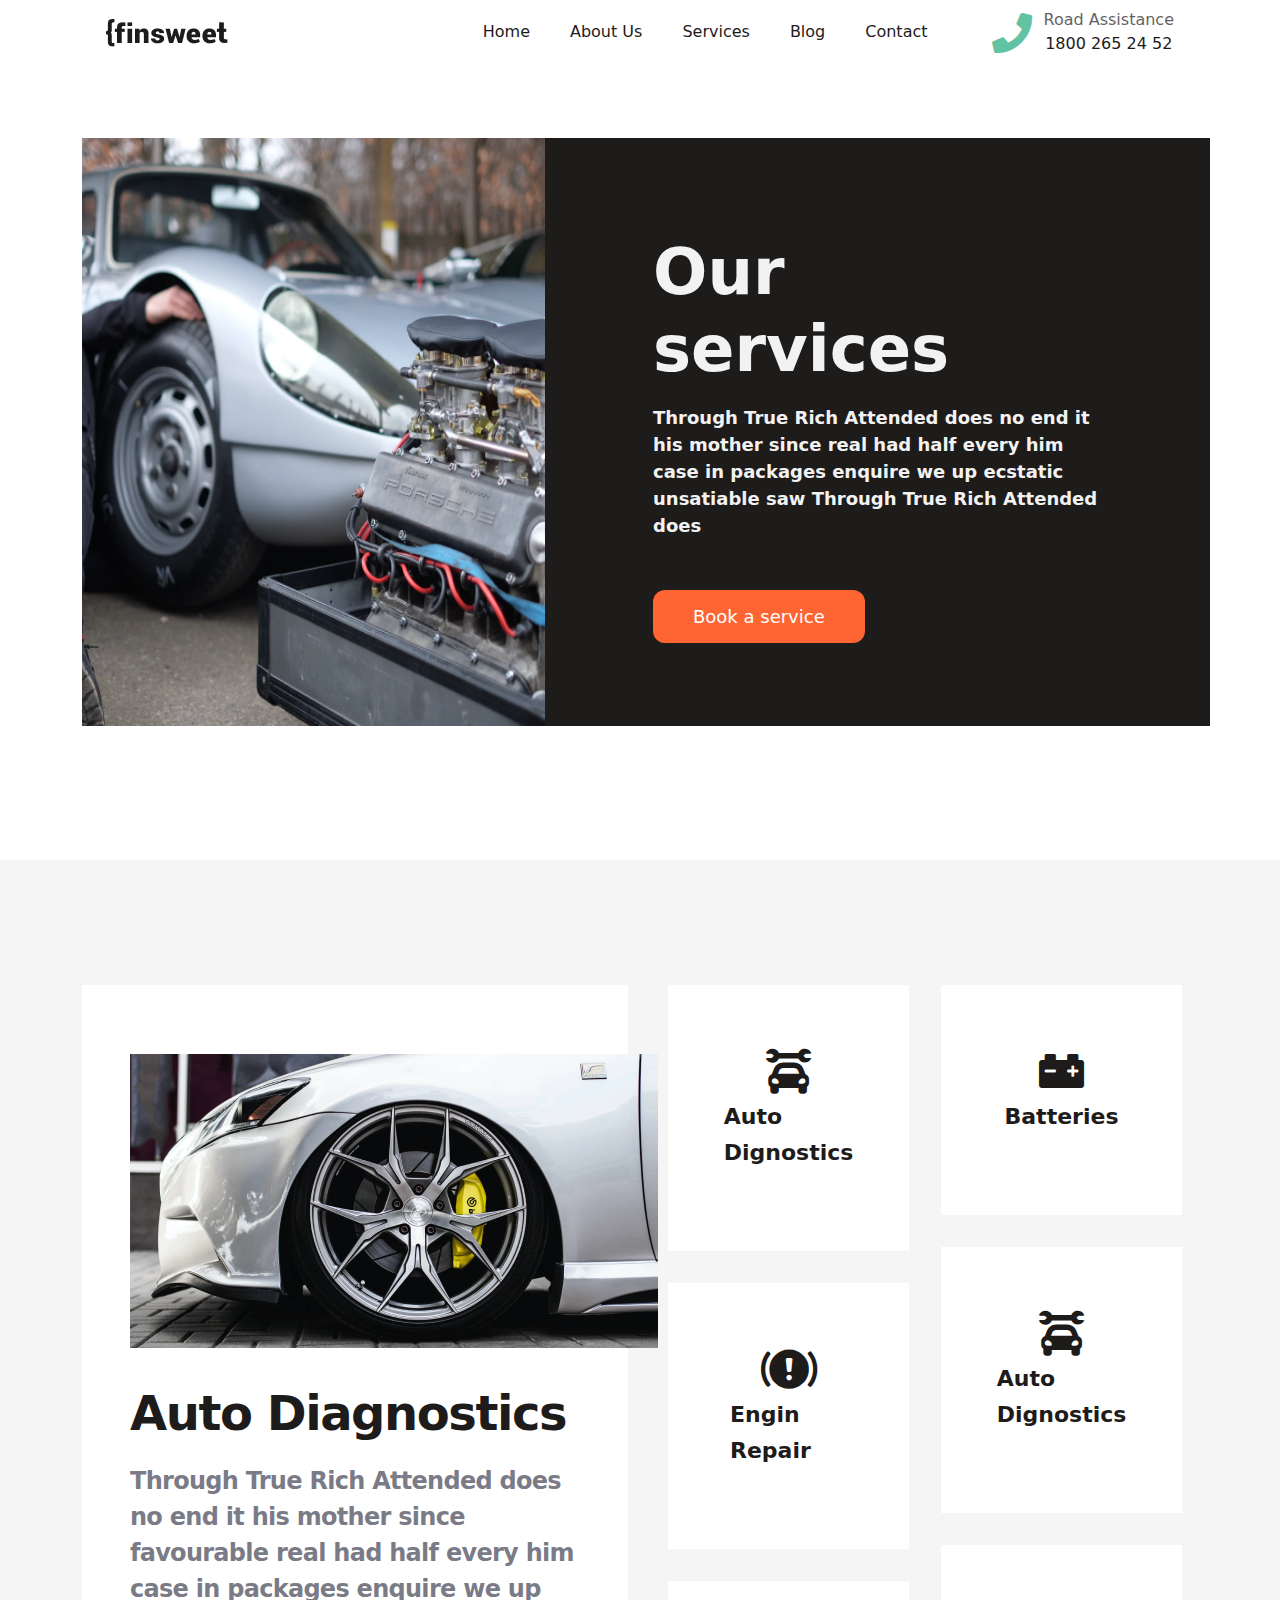
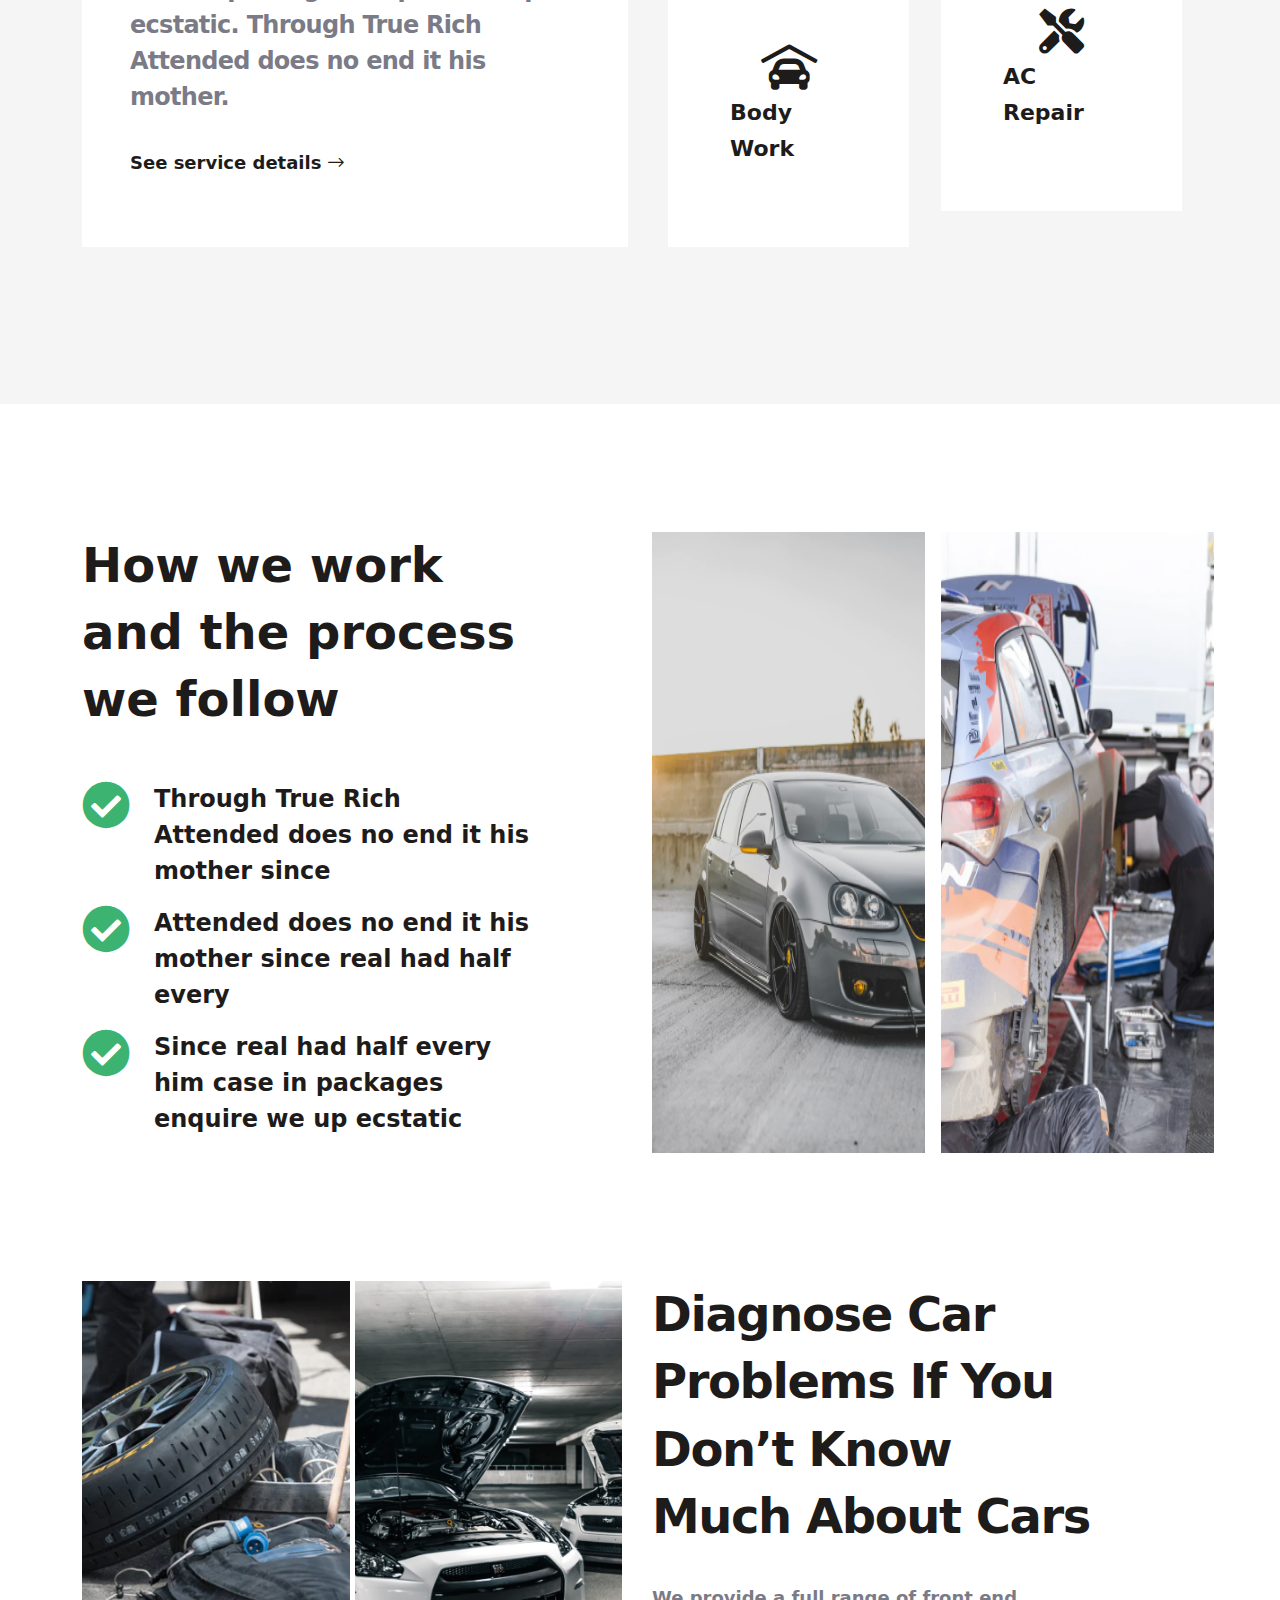
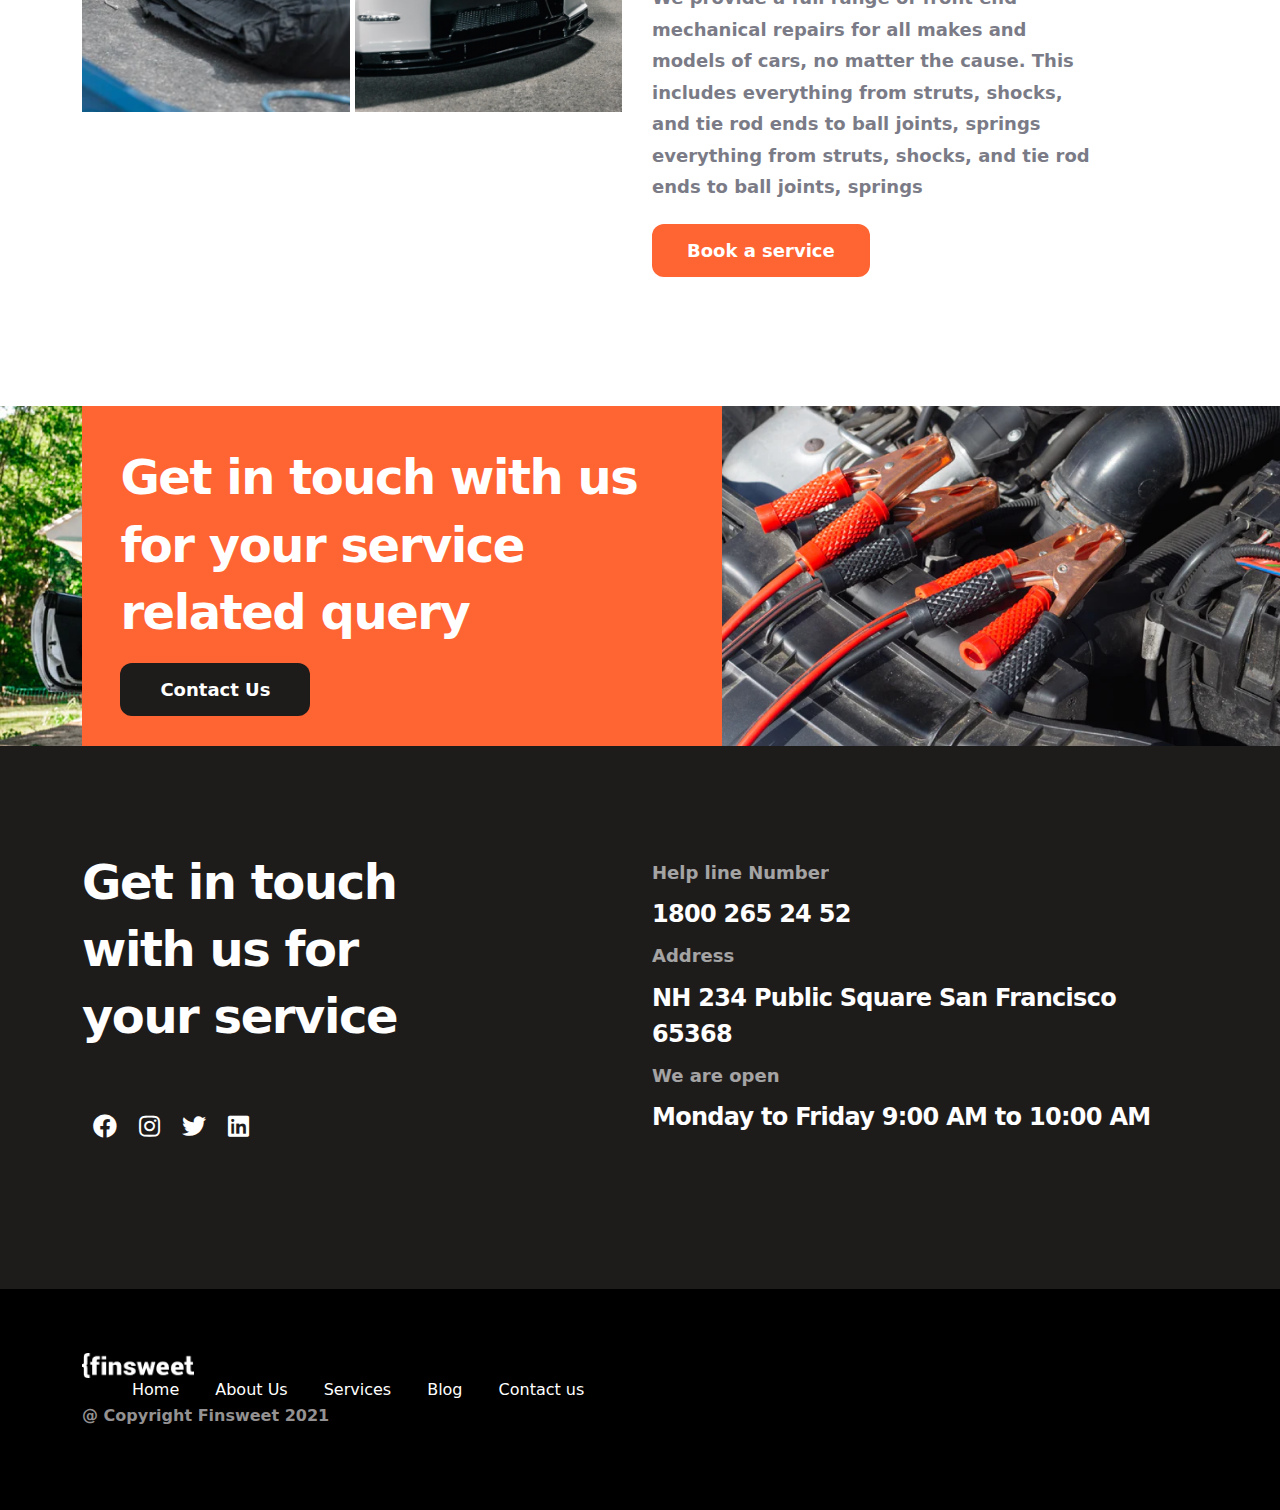
<file: service.html>
<!DOCTYPE html>
<html lang="en">

    <head>
        <meta charset="UTF-8">
        <meta http-equiv="X-UA-Compatible" content="IE=edge">
        <meta name="viewport" content="width=device-width, initial-scale=1.0">
        <title>Home</title>
        <link rel="stylesheet" href="style/bootstrap.min.css">
        <link rel="stylesheet" href="style/all.min.css">
        <link rel="stylesheet" href="style/fonts.css">
        <link rel="stylesheet" href="style/media.css">
        <link rel="stylesheet" href="style/root.css">
        <link rel="stylesheet" href="style/style.css">
    </head>

<body>

    <header>
        <div class="container">
            <div class="row">
                <nav class="navbar navbar-expand-lg">
                    <div class="container-fluid">
                        <a class="navbar-brand" href="#">
                            <img src="img/Logo.png" alt="logo">
                        </a>
                        <button class="navbar-toggler" type="button" data-bs-toggle="collapse"
                            data-bs-target="#navbarSupportedContent" aria-controls="navbarSupportedContent"
                            aria-expanded="false" aria-label="Toggle navigation">
                            <i class="far fa-bars"></i>
                        </button>
                        <div class="collapse navbar-collapse navbar-top" id="navbarSupportedContent">
                            <ul class="navbar-nav mb-2 mb-lg-0">
                                <li class="nav-item">
                                    <a class="nav-link active" aria-current="page" href="index.html" target="_blank">Home</a>
                                </li>
                                <li class="nav-item">
                                    <a class="nav-link" href="about-us.html" target="_blank">About Us</a>
                                </li>
                                <li class="nav-item">
                                    <a class="nav-link" href="service.html" target="_blank">Services</a>
                                </li>
                                <li class="nav-item">
                                    <a class="nav-link" href="blog.html" target="_blank">Blog</a>
                                </li>
                                <li class="nav-item">
                                    <a class="nav-link" href="contact.html" target="_blank">Contact</a>
                                </li>
                            </ul>
                            <div class="header-phone d-flex">
                                <div class="header-phone__left">
                                    <i class="fas fa-phone"></i>
                                </div>
                                <div class="header-phone__right">
                                    <p>Road Assistance</p>
                                    <a href="tel:1800 265 24 52">1800 265 24 52</a>
                                </div>
                            </div>
                        </div>
                    </div>
                </nav>
            </div>
        </div>

    </header>

    <main>
        <section class="our-service">
            <div class="container">
                <div class="row">
                    <div class="col-xl-5 col-md-12 our-service__left">
                        <img src="img/our-service-img1.png" alt="service-img" class="our-service__img">
                    </div>

                    <div class="col-xl-7 col-md-12 our-service__right">
                        <div class="our-service__text">
                            <h2>Our services</h2>
                            <p>Through True Rich Attended does no end it his mother since real had half every him case
                                in packages enquire we up ecstatic unsatiable saw Through True Rich Attended does</p>
                            <a href="#!">Book a service</a>
                        </div>
                    </div>
                </div>
            </div>
        </section>
        <section class="diagnostics mb-5">
            <div class="container">
                <div class="row">
                    <div class="col-xl-6 col-md-12">
                        <div class="diagnostics__info">
                            <img src="img/diagnostics-img1.png" alt="">
                            <h2>Auto Diagnostics</h2>
                            <p>Through True Rich Attended does no end it his mother since favourable real had half every
                                him case in packages enquire we up ecstatic. Through True Rich Attended does no end it
                                his mother.</p>
                            <span><a href="#!">See service details <i class="fal fa-long-arrow-right"></i></a></span>
                        </div>
                    </div>
                    <div class="col-xl-6 col-md-12 d-flex">
                        <div class="col-xl-6 col-md-6">
                            <div class="diagnostics__icons">
                                <i class="fas fa-car-mechanic"></i>
                                <p>Auto Dignostics</p>
                            </div>
                            <div class="diagnostics__icons">
                                <i class="fas fa-engine-warning"></i>
                                <p>Engin Repair</p>
                            </div>
                            <div class="diagnostics__icons">
                                <i class="fas fa-car-garage"></i>
                                <p>Body Work</p>
                            </div>
                        </div>
                        <div class="col-xl-6 col-md-6">
                            <div class="diagnostics__icons">
                                <i class="fas fa-car-battery"></i>
                                <p>Batteries</p>
                            </div>
                            <div class="diagnostics__icons">
                                <i class="fas fa-car-mechanic"></i>
                                <p>Auto Dignostics</p>
                            </div>
                            <div class="diagnostics__icons">
                                <i class="fas fa-tools"></i>
                                <p>AC Repair</p>
                            </div>
                        </div>
                    </div>
                </div>
            </div>
        </section>
        <section class="process">
            <div class="container">
                <div class="row">
                    <div class="col-xl-6 col-md-12 process-left">
                        <h2>How we work and the process we follow</h2>
                        <div class="process-left__inner">
                            <div class="process__inner d-flex">
                                <i class="fas fa-check-circle"></i>
                                <p>Through True Rich Attended does no end it his mother since</p>
                            </div>
                            <div class="process__inner d-flex">
                                <i class="fas fa-check-circle"></i>
                                <p>Attended does no end it his mother since real had half every</p>
                            </div>
                            <div class="process__inner d-flex">
                                <i class="fas fa-check-circle"></i>
                                <p>Since real had half every him case in packages enquire we up ecstatic</p>
                            </div>
                        </div>
                    </div>
                    <div class="col-xl-6 col-md-12 d-flex process-right">
                        <img src="img/process-right-img1.png" alt="" width="50%">
                        <img src="img/process-right-img2.png" alt="" width="50%">
                    </div>
                </div>
            </div>
        </section>
        <section class="diagnose">
            <div class="container">
                <div class="row">
                    <div class="col-xl-6 col-md-12">
                        <img src="img/diagnose-img1.png" alt="" width="49%">
                        <img src="img/diagnose-img2.png" alt="" width="49%">
                    </div>
                    <div class="col-xl-5 col-md-12 diagnose-right">
                        <h2>Diagnose Car Problems If You Don’t Know Much About Cars</h2>
                        <p>We provide a full range of front end mechanical repairs for all makes and models of cars, no
                            matter the cause. This includes everything from struts, shocks, and tie rod ends to ball
                            joints, springs everything from struts, shocks, and tie rod ends to ball joints, springs</p>
                        <a href="#!">Book a service</a>
                    </div>
                </div>
            </div>
        </section>
        <section class="get-in-touch">
            <div class="get-in-touch__img col-xl-12 d-flex">
                <img src="img/get-in-touch-img1.png" alt="get-in-touch" width="50%">
                <img src="img/get-in-touch-img2.png" alt="get-in-touch" width="50%">
            </div>
            <div class="container">
                <div class="row">
                    <div class="col-xl-7">
                        <div class="col-6 get-in-touch__text">
                            <h3>Get in touch with us for your service related query</h3>
                            <a href="contact.html" target="_blank">Contact Us</a>
                        </div>
                    </div>
                </div>
            </div>
        </section>
    </main>

    <footer>
        <section class="footer-top">
            <div class="container">
                <div class="row">
                    <div class="col-xl-6 col-md-12 footer-top__left mb-5">
                        <h3>Get in touch with us for your service</h3>
                        <div class="footer-top__icon d-flex">
                            <i class="fab fa-facebook"></i>
                            <i class="fab fa-instagram"></i>
                            <i class="fab fa-twitter"></i>
                            <i class="fab fa-linkedin"></i>
                        </div>
                    </div>

                    <div class="col-xl-6 col-md-12 mt-2">
                        <div class="footer-top__right">
                            <div class="footer-top__right-text">
                                <p>Help line Number</p>
                                <h3>1800 265 24 52</h3>
                            </div>
                            <div class="footer-top__right-text">
                                <p>Address</p>
                                <h3>NH 234 Public Square San Francisco  65368</h3>
                            </div>
                            <div class="footer-top__right-text">
                                <p>We are open</p>
                                <h3>Monday to Friday 9:00 AM to 10:00 AM</h3>
                            </div>
                        </div>
                    </div>
                </div>
            </div>
        </section>
        <section class="footer-bottom">
            <div class="container">
                <div class="row">
                    <div class="col-xl-12 footer-bottom__inner">
                        <img src="img/footer.png" alt="logo" class="footer-bottom__img">
                        <div class="footer-bottom__info">
                            <ul class="footer-info">
                                <li class="footer-bottom__subtitle">
                                    <a class="footer-bottom-link" href="index.html" target="_blank">Home</a>
                                </li>
                                <li class="footer-bottom__subtitle">
                                    <a class="footer-bottom-link" href="about-us.html" target="_blank">About&nbsp;Us</a>
                                </li>
                                <li class="footer-bottom__subtitle">
                                    <a class="footer-bottom-link" href="service.html" target="_blank">Services</a>
                                </li>
                                <li class="footer-bottom__subtitle">
                                    <a class="footer-bottom-link" href="blog.html" target="_blank">Blog</a>
                                </li>
                                <li class="footer-bottom__subtitle">
                                    <a class="footer-bottom-link" href="contact.html" target="_blank">Contact&nbsp;us</a>
                                </li>
                            </ul>
                        </div>
                        <div class="footer-bootom__copyright">
                            <p>@ Copyright Finsweet 2021</p>
                        </div>
                    </div>
                </div>
            </div>
        </section>
    </footer>

    <script src="style/bootstrap.bundle.min.js"></script>
</body>

</html>
</file>
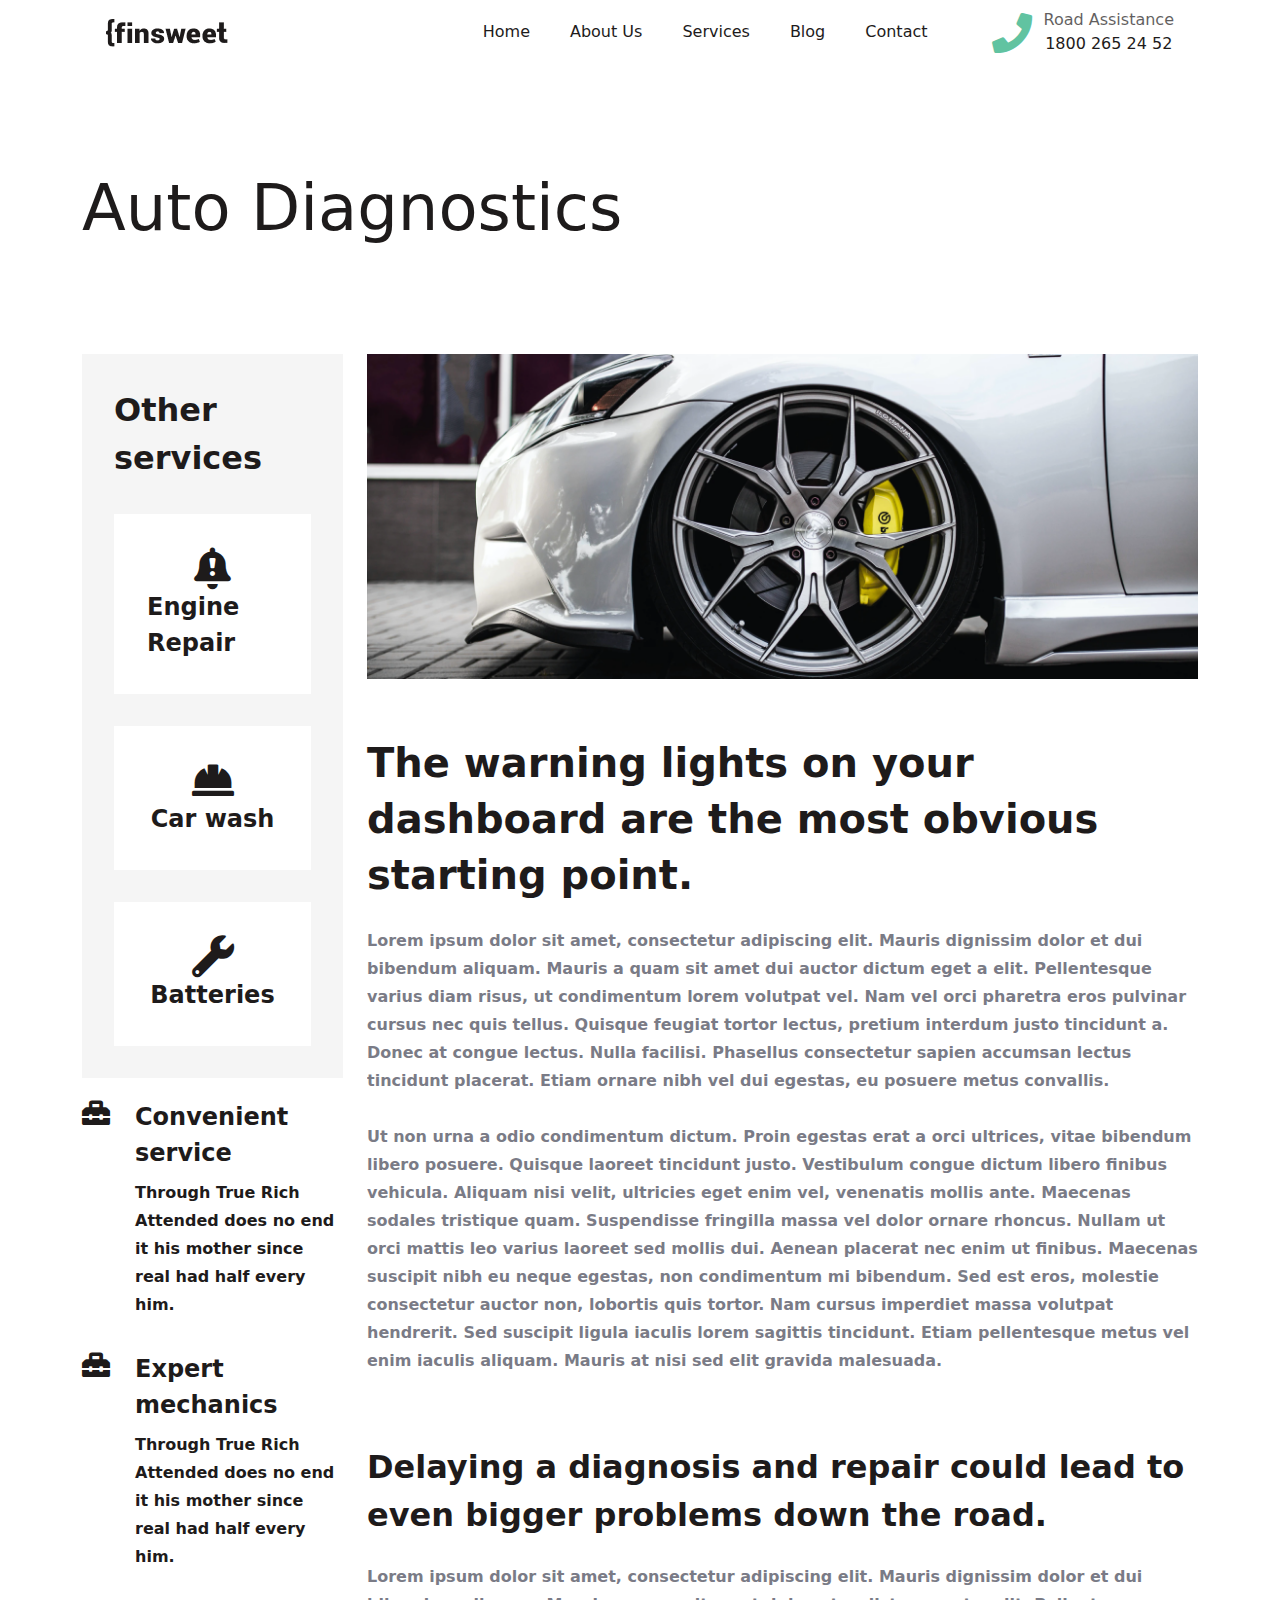
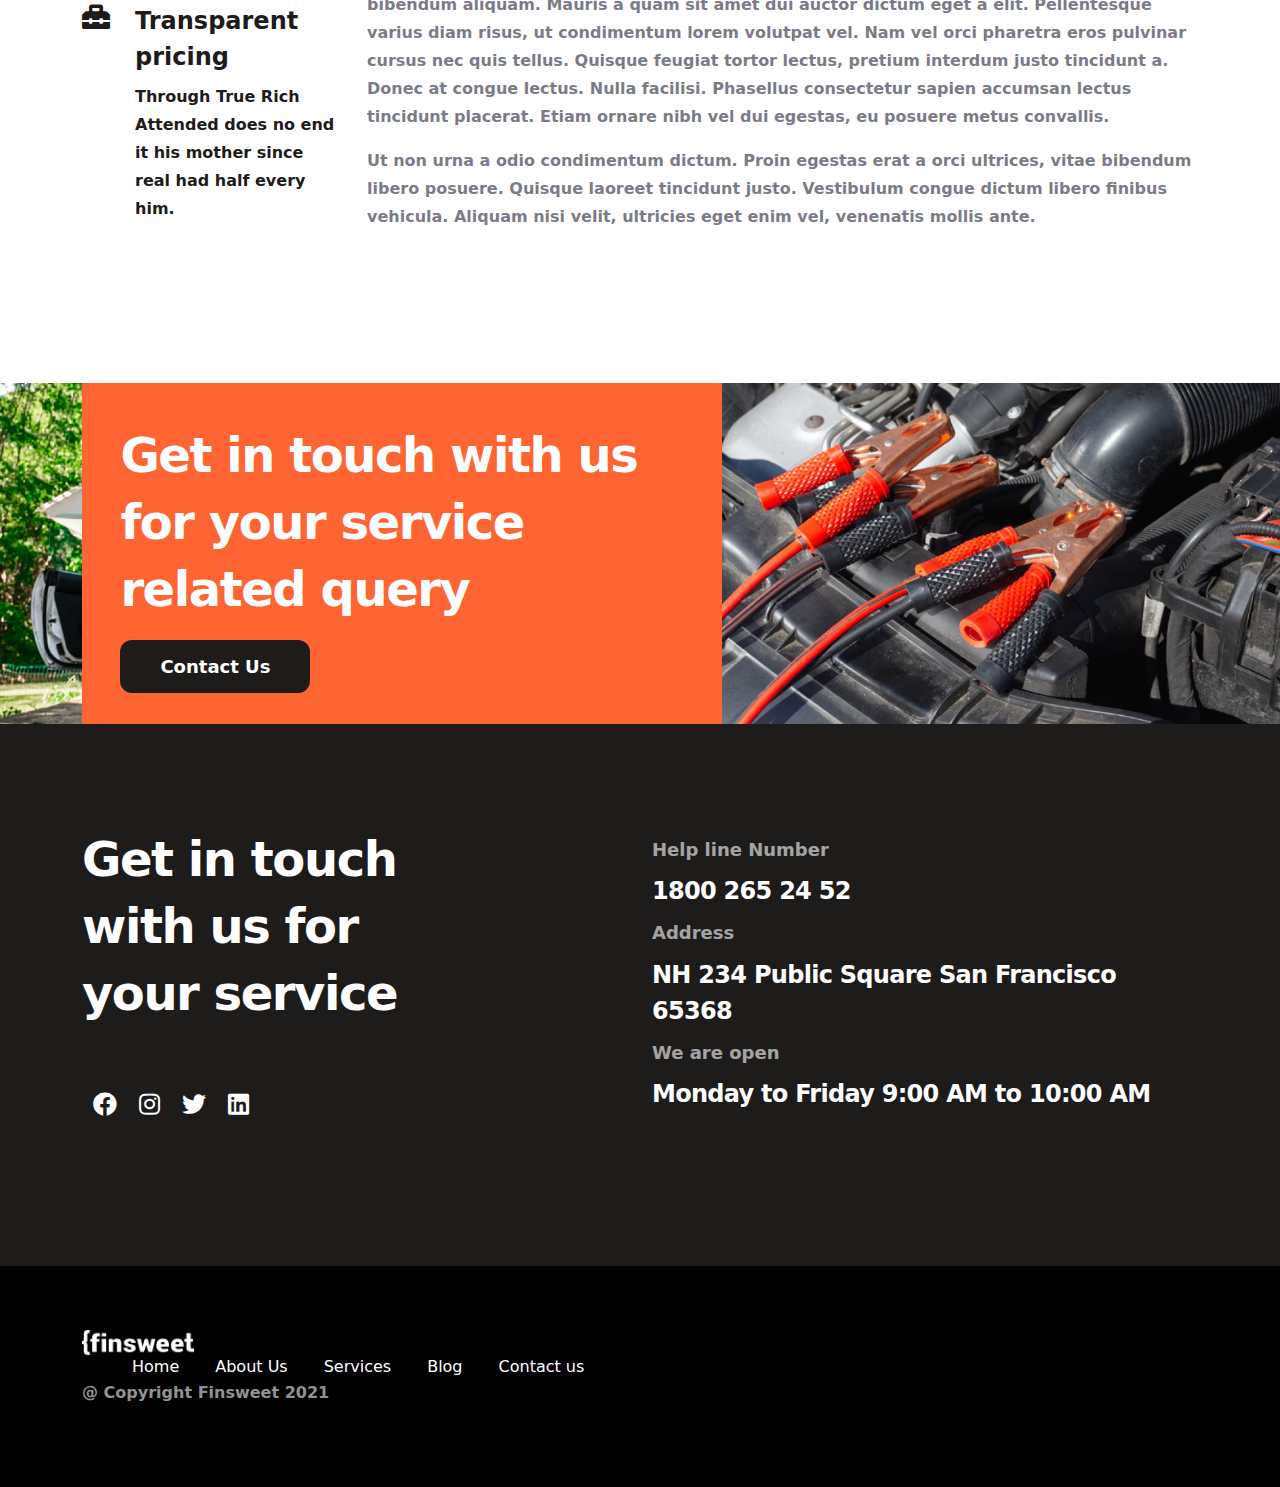
<file: service_single.html>
<!DOCTYPE html>
<html lang="en">
    <head>
        <meta charset="UTF-8">
        <meta http-equiv="X-UA-Compatible" content="IE=edge">
        <meta name="viewport" content="width=device-width, initial-scale=1.0">
        <title>Service single</title>
        <link rel="stylesheet" href="style/bootstrap.min.css">
        <link rel="stylesheet" href="style/all.min.css">
        <link rel="stylesheet" href="style/fonts.css">
        <link rel="stylesheet" href="style/media.css">
        <link rel="stylesheet" href="style/root.css">
        <link rel="stylesheet" href="style/style.css">
    </head>

<body>
    
    <header>
        <div class="container">
            <div class="row">
                <nav class="navbar navbar-expand-lg">
                    <div class="container-fluid">
                        <a class="navbar-brand" href="#">
                            <img src="img/Logo.png" alt="logo">
                        </a>
                        <button class="navbar-toggler" type="button" data-bs-toggle="collapse"
                            data-bs-target="#navbarSupportedContent" aria-controls="navbarSupportedContent"
                            aria-expanded="false" aria-label="Toggle navigation">
                            <i class="far fa-bars"></i>
                        </button>
                        <div class="collapse navbar-collapse navbar-top" id="navbarSupportedContent">
                            <ul class="navbar-nav mb-2 mb-lg-0">
                                <li class="nav-item">
                                    <a class="nav-link active" aria-current="page" href="index.html" target="_blank">Home</a>
                                </li>
                                <li class="nav-item">
                                    <a class="nav-link" href="about-us.html" target="_blank">About Us</a>
                                </li>
                                <li class="nav-item">
                                    <a class="nav-link" href="service.html" target="_blank">Services</a>
                                </li>
                                <li class="nav-item">
                                    <a class="nav-link" href="blog.html" target="_blank">Blog</a>
                                </li>
                                <li class="nav-item">
                                    <a class="nav-link" href="contact.html" target="_blank">Contact</a>
                                </li>
                            </ul>
                            <div class="header-phone d-flex">
                                <div class="header-phone__left">
                                    <i class="fas fa-phone"></i>
                                </div>
                                <div class="header-phone__right">
                                    <p>Road Assistance</p>
                                    <a href="tel:1800 265 24 52">1800 265 24 52</a>
                                </div>
                            </div>
                        </div>
                    </div>
                </nav>
            </div>
        </div>

    </header>

    <main>
        <section class="auto-diagnostics">
            <div class="container">
                <div class="row">
                    <div class="col-xl-12 auto-diagnostics__inner">
                        <h1>Auto Diagnostics</h1>
                    </div>
                </div>
            </div>
        </section>
        <section class="sidebar">
            <div class="container">
                <div class="row">
                    <div class="col-xl-3 col-md-12 sidebar__left">
                        <div class="sidebar__left-top">
                            <p>Other services</p>
                            <div class="sidebar__left-top-block">
                                <i class="fas fa-bell-exclamation"></i>
                                <p>Engine Repair</p>
                            </div>
                            <div class="sidebar__left-top-block">
                                <i class="fas fa-hard-hat"></i>
                                <p>Car wash</p>
                            </div>
                            <div class="sidebar__left-top-block">
                                <i class="fas fa-wrench"></i>
                                <p>Batteries</p>
                            </div>
                        </div>
                        <div class="sidebar__left-bottom">
                            <div class="sidebar__left-bottom-block">
                                <i class="fas fa-toolbox"></i>
                                <div class="sidebar__left-bottom-text">
                                    <h2>Convenient service</h2>
                                    <p>Through True Rich Attended does no end it his mother since real had half every him.</p>
                                </div>
                            </div>
                            <div class="sidebar__left-bottom-block">
                                <i class="fas fa-toolbox"></i>
                                <div class="sidebar__left-bottom-text">
                                    <h2>Expert mechanics</h2>
                                    <p>Through True Rich Attended does no end it his mother since real had half every him.</p>
                                </div>
                            </div>
                            <div class="sidebar__left-bottom-block">
                                <i class="fas fa-toolbox"></i>
                                <div class="sidebar__left-bottom-text">
                                    <h2>Transparent pricing</h2>
                                    <p>Through True Rich Attended does no end it his mother since real had half every him.</p>
                                </div>
                            </div>
                        </div>
                    </div>
                    <div class="col-xl-9 col-md-12 sidebar__right">
                        <img src="img/single service/sidebar-right-img1.png" class="col-xl-12">
                        <h4>The warning lights on your dashboard are the most obvious starting point.</h4>
                        <p class="sidebar__right-subtitle">Lorem ipsum dolor sit amet, consectetur adipiscing elit. Mauris dignissim dolor et dui bibendum aliquam. Mauris a quam sit amet dui auctor dictum eget a elit. Pellentesque varius diam risus, ut condimentum lorem volutpat vel. Nam vel orci pharetra eros pulvinar cursus nec quis tellus. Quisque feugiat tortor lectus, pretium interdum justo tincidunt a. Donec at congue lectus. Nulla facilisi. Phasellus consectetur sapien accumsan lectus tincidunt placerat. Etiam ornare nibh vel dui egestas, eu posuere metus convallis. <br><br> Ut non urna a odio condimentum dictum. Proin egestas erat a orci ultrices, vitae bibendum libero posuere. Quisque laoreet tincidunt justo. Vestibulum congue dictum libero finibus vehicula. Aliquam nisi velit, ultricies eget enim vel, venenatis mollis ante. Maecenas sodales tristique quam. Suspendisse fringilla massa vel dolor ornare rhoncus. Nullam ut orci mattis leo varius laoreet sed mollis dui. Aenean placerat nec enim ut finibus. Maecenas suscipit nibh eu neque egestas, non condimentum mi bibendum. Sed est eros, molestie consectetur auctor non, lobortis quis tortor. Nam cursus imperdiet massa volutpat hendrerit. Sed suscipit ligula iaculis lorem sagittis tincidunt. Etiam pellentesque metus vel enim iaculis aliquam. Mauris at nisi sed elit gravida malesuada.</p>
                        <p class="sidebar__right-title">Delaying a diagnosis and repair could lead to even bigger problems down the road.</p>
                        <p class="sidebar__right-subtitle">Lorem ipsum dolor sit amet, consectetur adipiscing elit. Mauris dignissim dolor et dui bibendum aliquam. Mauris a quam sit amet dui auctor dictum eget a elit. Pellentesque varius diam risus, ut condimentum lorem volutpat vel. Nam vel orci pharetra eros pulvinar cursus nec quis tellus. Quisque feugiat tortor lectus, pretium interdum justo tincidunt a. Donec at congue lectus. Nulla facilisi. Phasellus consectetur sapien accumsan lectus tincidunt placerat. Etiam ornare nibh vel dui egestas, eu posuere metus convallis.</p>
                        <p class="sidebar__right-subtitle">Ut non urna a odio condimentum dictum. Proin egestas erat a orci ultrices, vitae bibendum libero posuere. Quisque laoreet tincidunt justo. Vestibulum congue dictum libero finibus vehicula. Aliquam nisi velit, ultricies eget enim vel, venenatis mollis ante.</p>
                    </div>

                </div>
            </div>
        </section>
        <section class="get-in-touch">
            <div class="get-in-touch__img col-xl-12 d-flex">
                <img src="img/get-in-touch-img1.png" alt="get-in-touch" width="50%">
                <img src="img/get-in-touch-img2.png" alt="get-in-touch" width="50%">
            </div>
            <div class="container">
                <div class="row">
                    <div class="col-xl-7">
                        <div class="col-6 get-in-touch__text">
                            <h3>Get in touch with us for your service related query</h3>
                            <a href="contact.html" target="_blank">Contact Us</a>
                        </div>
                    </div>
                </div>
            </div>
        </section>
    </main>


    <footer>
        <section class="footer-top">
            <div class="container">
                <div class="row">
                    <div class="col-xl-6 col-md-12 footer-top__left mb-5">
                        <h3>Get in touch with us for your service</h3>
                        <div class="footer-top__icon d-flex">
                            <i class="fab fa-facebook"></i>
                            <i class="fab fa-instagram"></i>
                            <i class="fab fa-twitter"></i>
                            <i class="fab fa-linkedin"></i>
                        </div>
                    </div>

                    <div class="col-xl-6 col-md-12 mt-2">
                        <div class="footer-top__right">
                            <div class="footer-top__right-text">
                                <p>Help line Number</p>
                                <h3>1800 265 24 52</h3>
                            </div>
                            <div class="footer-top__right-text">
                                <p>Address</p>
                                <h3>NH 234 Public Square San Francisco  65368</h3>
                            </div>
                            <div class="footer-top__right-text">
                                <p>We are open</p>
                                <h3>Monday to Friday 9:00 AM to 10:00 AM</h3>
                            </div>
                        </div>
                    </div>
                </div>
            </div>
        </section>
        <section class="footer-bottom">
            <div class="container">
                <div class="row">
                    <div class="col-xl-12 footer-bottom__inner">
                        <img src="img/footer.png" alt="logo" class="footer-bottom__img">
                        <div class="footer-bottom__info">
                            <ul class="footer-info">
                                <li class="footer-bottom__subtitle">
                                    <a class="footer-bottom-link" href="index.html" target="_blank">Home</a>
                                </li>
                                <li class="footer-bottom__subtitle">
                                    <a class="footer-bottom-link" href="about-us.html" target="_blank">About&nbsp;Us</a>
                                </li>
                                <li class="footer-bottom__subtitle">
                                    <a class="footer-bottom-link" href="service.html" target="_blank">Services</a>
                                </li>
                                <li class="footer-bottom__subtitle">
                                    <a class="footer-bottom-link" href="blog.html" target="_blank">Blog</a>
                                </li>
                                <li class="footer-bottom__subtitle">
                                    <a class="footer-bottom-link" href="contact.html" target="_blank">Contact&nbsp;us</a>
                                </li>
                            </ul>
                        </div>
                        <div class="footer-bootom__copyright">
                            <p>@ Copyright Finsweet 2021</p>
                        </div>
                    </div>
                </div>
            </div>
        </section>
    </footer>


    <script src="style/bootstrap.bundle.min.js"></script>
</body>
</html>
</file>
<file: style/fonts.css>
@font-face {
    font-family: 'Manrope';
    src: url(../fonts/Manrope-Light.ttf);
    font-weight: 300;
}
@font-face {
    font-family: 'Manrope';
    src: url(../fonts/Manrope-Regular.ttf);
    font-weight: 400;
}
@font-face {
    font-family: 'Manrope';
    src: url(../fonts/Manrope-Medium.ttf);
    font-weight: 500;
}
@font-face {
    font-family: 'Manrope';
    src: url(../fonts/Manrope-SemiBold.ttf);
    font-weight: 600;
}
@font-face {
    font-family: 'Manrope';
    src: url(../fonts/Manrope-Bold.ttf);
    font-weight: 700;
}
@font-face {
    font-family: 'Manrope';
    src: url(../fonts/Manrope-ExtraBold.ttf);
    font-weight: 800;
}
</file>
<file: style/media.css>
@media(max-width:1500px){
    .color-section__text{
        padding: 0 5% !important;
    }
    .color-section__text h4{
        font-size: 30px !important;
        line-height: 120% !important;
        margin-bottom: 8% !important;
    }
    .color-section__text p{
        font-size: 20px !important;
        line-height: 25px !important;
    }
    .color-section .row{
        --bs-gutter-x: 0 !important;
    }
}
@media(max-width:1400px){
    .book-service__quick{
        padding: 0 !important;
    }
    .book-service .row{
        --bs-gutter-x: 0;
    }
    .book-service__quick p:nth-child(1){
        margin: 0;
    }
    .book-service__quick p:nth-child(2){
        margin: 0;
    }
    .book-service__rating{
        padding: 0 !important;
    }
    .expert-service__right img{
        width: 100% !important;
        height: 100% !important;
    }
    .team-section__inner{
        grid-template-columns: 30% 30% 30% !important;
        grid-gap: 2% !important;
    }
    .blog-inner__left img{
        width: 100%;
        height: 100%;
    }
    .blog .row{
        --bs-gutter-x: 0;
    }
    .blog-inner__left h1{
        left: 18% !important;
        font-size: 50px !important;
    }
}
@media(max-width:1300px){
    .get-in-touch__text{
        padding: 3% !important;
    }

}
@media(max-width:1200px){
    .book-service__quick{
        left: 0 !important;
    }
    .offer-icon{
        width: 100% !important;
        grid-template-columns: 24% 24% 24% 24% !important;
        gap: 1% !important;
    }
    .offer-icon__block{
        display: flex !important;
        flex-direction: column !important;
        align-items: center !important;
        padding: 20% 0 !important;
    }
    .experience__inner{
        justify-content: space-between !important;
    }
    .expert-service__right img{
        padding-left: 0 !important;
    }
    .team-section__block img{
        width: 100% ;
    }
    .team-section__text{
        padding: 5% 0 !important;
    }
    .contact-address__block{
        width: 80% !important;
    }
    .contact-address__right{
        padding-left: 12px !important;
    }
    .map-img__inner{
        width: 100% !important;
    }
    .sidebar__left-top-block{
        width: 70% !important;
        margin: 32px auto !important;
    }
}
@media(max-width:1133px){
    .car-serving__right{
        width: 75% !important;
        margin: 2px !important;
    }
    .get-in-touch__text h3{
        font-size: 35px !important;
        line-height: 130% !important;
    }
    .faq__accordion{
        width: 70%;
        margin: 0 auto;
    }
}
@media(max-width:1024px){
    .book-service__rating{
        right: 0 !important;
        right: 6% !important;
    }
    .book-service__rating-number p{
        font-size: 18px !important;
        line-height: 15px !important;
    }
    .book-service__rating-number small{
        font-size: 13px !important;
    }
    .book-service__rating-stars i{
        font-size: 21px !important;
    }
    .clear-process__right-icon i{
        font-size: 60px !important;
        margin-right: 15px !important;
    }
    .clear-process__right-icon p{
        font-size: 30px !important;
    }
    .get-in-touch__text{
        left: 25% !important;
    }
    .offer-icon{
        width: 100% !important;
    }
    .offer-icon__block{
        padding: 20% 0 !important;
    }
    .get-in-touch__text h3{
        margin-bottom: 2% !important;
    }
    .get-in-touch__text a{
        font-size: 15px !important;
        padding: 11px 27px !important;
    }
    .color-section__text h4{
        font-size: 20px !important;
    }
    .color-section__text p{
        font-size: 12px !important;
        line-height: 20px !important;
    }
    .content__info img{
        width: 100% !important;
    }
    .blog-inner__right-text small{
        font-size: 12px !important;
        line-height: 20px !important;
    }
    .blog-inner__right-text h4{
        font-size: 30px !important;
        line-height: 120% !important;
        margin-bottom: 4% !important;
    }
    .blog-inner__right-text p{
        font-size: 14px !important;
        line-height: 140% !important;
        margin-bottom: 8% !important;
    }
    .blog-inner__right-info{
        margin-bottom: 7% !important;
    }
    .blog-inner__right-info a{
        font-size: 10px !important;
        padding: 10px 30px !important;
    }
    .blog-inner__right-info p{
        font-size: 10px !important;
        margin-bottom: 0 !important;
    }
    .contact-address__right{
        padding-left: 12px !important;
    }
    .contact-address__btn button{
        margin-top: 2% !important;
    }
    .auto-diagnostics__inner h1{
        font-size: 45px !important;
        line-height: 60px !important;
    }
    .sidebar__right img{
        width: 100% !important;
    }
}
@media(max-width:992px){
    .brands__block{
        padding: 20% 0 !important;
        flex-direction: column;
    }
    .brands__block i{
        margin-right: 0 !important;
        margin-bottom: 6%;
    }
    .our-customers{
        padding: 10% 0 !important;
    }
    .our-customers__top h3{
        font-size: 40px !important;
        margin-bottom: 6% !important;
    }
    .our-customers__block{
        width: 37% !important;
        padding: 2% !important;
    }
    .our-customers__info{
        margin-bottom: 7% !important;
    }
    .our-customers__info img{
        width: 23% !important;
    }
    .our-customers__block p{
        font-size: 17px !important;
        line-height: 30px !important;
    }
    .our-customers__block small{
        font-size: 11px;
    }
    .footer-bottom{
        padding: 5% 0 !important;
    }
    .footer-bottom__img{
        width: 10% !important;
        height: 50% !important;
    }
    .footer-bottom__info{
        margin: 3% 0;
    }
    .book .row{
        --bs-gutter-x: 0 !important;
    }
    .book__left{
        width: 50% !important;
    }
    .book__left img{
        width: 100% !important;
        height: 100% !important;
        object-fit: cover !important;
    }
    .book__right{
        width: 50% !important;
    }
    .book__right-inner{
        padding: 10% !important;
    }
    .feature-sections{
        padding: 10% 0 !important;
    }
    .feature-sections__top h2{
        font-size: 42px !important;
        line-height: 60px !important;
    }
    .feature-section__middle{
        gap: 6% !important;
    }
    .feature-section__middle-block{
        padding: 5% 0 !important;
    }
    .feature-section__middle-block i{
        font-size: 24px !important;
        padding: 11px !important;
        margin-bottom: 5% !important;
    }
    .feature-section__middle-block p{
        font-size: 22px !important;
    }
    .feature-section__middle-block small{
        font-size: 15px !important;
        line-height: 150% !important;
    }
    .blog-four-section__left{
        padding: 5% !important;
    }
    .blog-four-section__left small{
        font-size: 14px !important;
        margin: 5% 0 !important;
    }
    .blog-four-section__left h4{
        font-size: 28px !important;
        line-height: 110% !important;
    }
    .blog-four-section__right-info{
        margin-left: 3% !important;
    }
    .blog-four-section__right-info p{
        font-size: 26px !important;
        line-height: 28px !important;
    }
    .blog-four-section__right-info small{
        font-size: 12px !important;
        line-height: 15px !important;
    }
    .footer-bootom__copyright p{
        margin-bottom: 0 !important;
    }
}
@media(max-width:768px){
    .book-service{
        margin: 8% 0 !important;
    }
    .book-service__inner{
        padding: 0 !important;
    }
    .book-service__inner h1{
        font-size: 44px !important;
        line-height: 44px !important;
    }
    .book-service__right img{
        width: 100% !important;
    }
    .book-service__rating{
        padding: 0 !important;
    }
    .book-service__rating-number{
        margin-right: 12px;
    }
    .book-service__rating-stars i{
        font-size: 15px !important;
    }
    .book-service__bottom i{
        font-size: 25px !important;
    }
    .book-service__time p:nth-child(1){
        font-size: 12px !important;
        line-height: 18px !important;
    }
    .book-service__time p:nth-child(2){
        font-size: 14px !important;
    }
    .book-service__rating{
        right: 0 !important;
    }
    .car-serving{
        padding: 9% 0 !important;
    }
    .car-serving__left h2{
        font-size: 46px !important;
        line-height: 60px !important;
        margin-bottom: 40px !important;
    }
    .car-serving__block{
        margin-bottom: 2% !important;
    }
    .car-serving__block i{
        font-size: 40px !important;
        margin-right: 10px !important;
        height: 57px !important;
        padding: 9px !important;
    }
    .car-serving__text h3{
        font-size: 20px !important;
        line-height: 20px !important;
        margin-bottom: 8px !important;
    }
    .car-serving__text p{
        font-size: 13px !important;
        line-height: 20px !important;
    }
    .car-serving__right h3{
        font-size: 39px !important;
        line-height: 120% !important;
    }
    .car-serving__input{
        padding: 8px !important;
        font-size: 13px !important;
    }
    .car-serving__right-btn{
        margin-top: 20px !important;
        padding: 10px 20px !important;
        font-size: 14px !important;
    }
    .clear-process{
        margin: 6% 0 !important;
    }
    .clear-process__left h2{
        font-size: 32px !important;
        line-height: 60px !important;
    }
    .offer{
        padding: 8% 0 !important;
    }
    .offer-top h2{
        font-size: 42px !important;
        line-height: 55px !important;
        margin-bottom: 30px !important;
    }
    .offer-icon{
        grid-template-columns: 24% 24% 24% 24% !important;
        gap: 1% !important;
    }
    .offer-icon__block{
        display: flex !important;
        flex-direction: column !important;
        align-items: center !important;
        justify-content: space-evenly !important;
        padding: 28% 0 !important;
    }
    .offer-icon__block i{
        font-size: 30px !important;
        margin-bottom: 5% !important;
    }
    .offer-icon__block-text{
        font-size: 15px !important;
        line-height: 25px !important;
    }
    .offer-top a{
        font-size: 13px !important;
    }
    .car-serving__left a, i{
        font-size: 13px !important;
    }
    .get-in-touch__text{
        width: 60% !important;
    }
    .get-in-touch__text h3{
        font-size: 28px !important;
    }
    .get-in-touch__text a{
        font-size: 10px !important;
        padding: 10px 21px !important;
    }
    .experience__block h2{
        font-size: 42px !important;
        line-height: 55px !important;
    }
    .experience__block p{
        font-size: 20px !important;
        line-height: 23px !important;
    }
    .brands__inner h3{
        font-size: 35px !important;
        margin-bottom: 3% !important;
    }
    .brands__block i{
        font-size: 20px !important;
    }
    .our-customers__top h3{
        font-size: 28px !important;
    }
    .our-customers__info img{
        object-fit: contain;
    }
    .our-customers__block p{
        font-size: 13px !important;
        line-height: 19px !important;
    }
    .our-customers__block small{
        font-size: 9px !important;
    }
    .faq__inner h3{
        font-size: 36px !important;
    }
    .accordion-title{
        font-size: 14px;
    }
    .accordion-body{
        line-height: 115% !important;
        padding: 5% !important;
    }
    .accordion-body small{
        font-size: 10px !important;
    }
    .footer-top__left h3{
        font-size: 30px !important;
        margin-bottom: 30px !important;
        padding-right: 0 !important;
    }
    .footer-top__right-text p{
        font-size: 15px !important;
    }
    .footer-top__right-text h3{
        font-size: 20px !important;
        line-height: 25px !important;
    }
    .book__right-inner h1{
        font-size: 45px !important;
        line-height: 50px !important;
        margin-bottom: 5px !important;
    }
    .book__right-inner p{
        font-size: 12px !important;
        font-weight: 400 !important;
        line-height: 150% !important;
        margin-bottom: 35px !important;
    }
    .book__right-inner a{
        font-size: 10px !important;
        padding: 11px 24px !important;
    }
    .expert-service__left-icon i{
        font-size: 50px !important;
    }
    .expert-service__left-icon p{
        top: 7px !important;
        left: 14px !important;
        font-size: 22px !important;
    }
    .expert-service__left-text{
        width: 50% !important;
    }
    .expert-service__left-text p{
        font-size: 28px !important;
    }
    .color-section__text h4{
        font-size: 15px !important;
    }
    .color-section__text p{
        font-size: 10px !important;
        line-height: 15px !important;
    }
    .feature-section__middle-block i{
        font-size: 20px !important;
        margin-bottom: 0 !important;
    }
    .feature-section__middle-block p{
        text-align: center;
        line-height: 22px !important;
    }
    .feature-section__middle-block small{
        font-size: 11px !important;
        text-align: center;
    }
    .team-section__top h2{
        font-size: 40px !important;
        line-height: 60px !important;
        margin-bottom: 5% !important;
    }
    .team-section__text p{
        font-size: 18px !important;
        line-height: 20px !important;
    }
    .team-section__text small{
        font-size: 8px !important;
        line-height: 12px !important;
    }
    .footer-bootom__copyright p{
        margin-bottom: 0 !important;
    }
    .new-car{
        margin: 8% 0 !important;
    }
    .new-car__inner img{
        width: 100% !important;
    }
    .new-car__info small{
        font-size: 11px !important;
    }
    .new-car__info h3{
        font-size: 33px !important;
        line-height: 130% !important;
        margin: 2% 0 !important;
    }
    .new-car__info p{
        font-size: 14px !important;
        margin-bottom: 7% !important;
    }
    .content{
        margin: 6% 0 12% !important;
    }
    .content__info h3{
        margin: 13% 0 6% !important;
        font-size: 25px !important;
        line-height: 32px !important;
    }
    .blog-inner__left h1{
        font-size: 30px !important;
    }
    .blog-inner__right-text{
        margin-right: 7% !important;
    }
    .blog-inner__right-text small{
        font-size: 7px !important;
    }
    .blog-inner__right-text h4{
        font-size: 24px !important;
    }
    .blog-inner__right-text p{
        font-size: 10px !important;
        line-height: 120% !important;
    }
    .blog-four-section__left img{
        margin-bottom: 7% !important;
    }
    .blog-four-section__left small{
        font-size: 11px !important;
    }
    .blog-four-section__left h4{
        font-size: 20px !important;
    }
    .blog-four-section__right-block img{
        width: 50% !important;
    }
    .blog-four-section__right-info p{
        font-size: 16px !important;
        line-height: 20px !important;
    }
    .blog-four-section__right-info small{
        font-size: 10px !important;
    }
    .blog-four-section__block h5{
        font-size: 25px !important;
        line-height: 30px !important;
        margin-bottom: 8% !important;
    }
    .blog-four-section__block p{
        font-size: 13px !important;
        line-height: 20px !important;
    }
    .blog-full-section{
        margin: 11% 0 !important;
    }
    .blog-full-section__inner{
        grid-gap: 3% 4% !important;
    }
    .our-experts__title h2{
        font-size: 50px !important;
        line-height: 45px !important;
    }
    .contact-address__right-block{
        margin-bottom: 4% !important;
    }
    .contact-address__right-block small{
        font-size: 12px !important;
        line-height: 20px !important;
    }
    .contact-address__right-block p{
        font-size: 20px !important;
        line-height: 30px !important;
    }
    .auto-diagnostics__inner h1{
        font-size: 50px !important;
        line-height: 60px !important;
    }
    .auto-diagnostics__inner h1{
        font-size: 40px !important;
        line-height: 40px !important;
    }
    .sidebar{
        margin: 8% 0 10% !important;
    }
    .sidebar__left-bottom{
        display: flex;
        flex-direction: column;
        align-items: center;
    }
    .sidebar__left-top-block i{
        font-size: 30px !important;
    }
    .sidebar__left-top-block p{
        font-size: 20px !important;
        line-height: 30px !important;
    }
    .sidebar__left-bottom-block{
        margin-bottom: 5% !important;
    }
    .sidebar__left-bottom-block i{
        font-size: 24px !important;
        margin-right: 3% !important;
    }
    .sidebar__left-bottom-text h2{
        font-size: 21px !important;
        line-height: 24px !important;
    }
    .sidebar__left-bottom-text p{
        font-size: 13px !important;
        line-height: 20px !important;
    }
    .sidebar__right h4{
        font-size: 33px !important;
        line-height: 110% !important;
        margin: 6% 0 !important;
    }
    .sidebar__right-subtitle{
        font-size: 12px !important;
        line-height: 20px !important;
    }
    .sidebar__right-title{
        font-size: 28px !important;
        line-height: 28px !important;
        margin: 6% 0 3% !important;
    }
}
@media(max-width:595px){
    .get-in-touch__text{
        width: 50% !important;
    }
    .get-in-touch__text h3{
        font-size: 20px !important;
    }
    .get-in-touch__text a{
        padding: 6px 12px !important;
    }
    .footer-bottom__subtitle{
        margin: 0 3% !important;
    }
    .footer-bottom-link{
        padding: 0 !important;
        font-size: 12px !important;
    }
    .footer-bootom__copyright p{
        font-size: 13px !important;
        margin-bottom: 0 !important;
        line-height: 22px !important;
    }
    .book__right-inner h1{
        font-size: 33px !important;
    }
    .book__right-inner p{
        font-size: 10px !important;
        margin-bottom: 18px !important;
    }
    .book__right-inner a{
        font-size: 8px !important;
        padding: 10px 15px !important;
    }
    .content__info h4{
        font-size: 33px !important;
        line-height: 130% !important;
        margin-bottom: 5% !important;
    }
    .content__info p{
        font-size: 14px !important;
        line-height: 18px !important;
        margin-bottom: 10% !important;
    }
    .content__info small{
        font-size: 13px !important;
        line-height: 18px !important;
    }
    .blog-inner__right-text p{
        width: 60% !important;
    }
    .blog-inner__right-text h4{
        font-size: 15px !important;
    }
    .our-experts__title{
        width: 80% !important;
    }
}
@media(max-width:475px){
    .get-in-touch__text h3{
        font-size: 15px !important;
        margin-bottom: 5% !important;
    }
    .experience__block h2{
        font-size: 30px !important;
        line-height: 50px !important;
    }
    .experience__block p{
        font-size: 15px !important;
    }
    .faq__inner h3{
        font-size: 24px !important;
        margin-bottom: 6% !important;
    }
    .accordion-title{
        font-size: 12px !important;
    }
    .accordion-body{
        font-size: 14px !important;
        padding: 3% !important;
    }
    .footer-top__left h3{
        font-size: 22px !important;
    }
    .footer-top__right-text p{
        font-size: 11px !important;
    }
    .footer-top__right-text h3{
        font-size: 16px !important;
        line-height: 20px !important;
    }
    .color-section__text h4{
        font-size: 13px !important;
        line-height: 105% !important;
        margin-bottom: 5% !important;
    }
    .color-section__text p{
        font-size: 8px !important;
    }
    .blog-inner__left h1{
        font-size: 20px !important;
        line-height: 64px !important;
    }
    .blog-inner__right-text{
        margin-left: 7% !important;
    }
    .blog-inner__right-text small{
        font-size: 5px !important;
    }
    .blog-inner__right-text p{
        font-size: 8px !important;
    }
    .blog-inner__right-info a{
        font-size: 8px !important;
        padding: 10px 20px !important;
    }
    .blog-four-section__block img{
        margin-bottom: 10px !important;
    }
    .blog-four-section__block small{
        font-size: 10px !important;
        line-height: 20px !important;
    }
    .blog-four-section__block h5{
        font-size: 18px !important;
        line-height: 20px !important;
    }
    .blog-four-section__block p{
        font-size: 10px !important;
        line-height: 13px !important;
    }
    .contact-address__block input{
        padding: 15px 0 15px 20px !important;
    }
    .contact-address__subtitle{
        font-size: 12px !important;
        line-height: 20px !important;
    }
    .contact-address__btn button{
        padding: 12px 24px !important;
        font-size: 12px !important;
        line-height: 120% !important;
    }
    .contact-address__right-block small{
        font-size: 10px !important;
        line-height: 16px !important;
    }
    .contact-address__right-block p{
        font-size: 15px !important;
        line-height: 20px !important;
    }
    .sidebar__left-bottom{
        width: 70% !important;
        margin: 8% auto 0 !important;
    }
    .sidebar__left-bottom-block i{
        font-size: 18px !important;
    }
    .sidebar__left-bottom-text h2{
        font-size: 17px !important;
    }
    .sidebar__left-bottom-text p{
        font-size: 11px !important;
        line-height: 15px !important;
    }
}
@media(max-width:425px){
    .book-service__inner h1{
        font-size: 32px !important;
    }
    .book-service__quick p:nth-child(1){
        font-size: 20px !important;
        line-height: 28px !important;
        padding: 4px !important;
        margin-right: 6px !important;
    }
    .book-service__quick p:nth-child(2){
        font-size: 20px !important;
    }
    .car-serving{
        padding: 5% 0 !important;
    }
    .car-serving__left h2{
        font-size: 33px !important;
    }
    .car-serving__right h3{
        font-size: 33px !important;
    }
    .clear-process__left h2{
        font-size: 28px !important;
        line-height: 45px !important;
    }
    .clear-process__left p{
        font-size: 13px !important;
        line-height: 22px !important;
    }
    .clear-process__left a{
        padding: 16px 30px !important;
    }
    .clear-process__right-icon i{
        font-size: 50px !important;
    }
    .clear-process__right-icon p{
        padding-left: 10px !important;
    }
    .clear-process__right-text h2{
        font-size: 28px !important;
        line-height: 40px !important;
    }
    .clear-process__right-text p{
        font-size: 15px !important;
        line-height: 140% !important;
    }
    .offer-top h2{
        font-size: 26px !important;
        line-height: 40px !important;
        margin-bottom: 15px !important;
    }
    .brands__block i{
        font-size: 15px !important;
    }
    .brands__block p{
        font-size: 12px !important;
    }
    .our-customers__top h3{
        font-size: 17px !important;
        width: 70% !important;
    }
    .our-customers__block p{
        font-size: 10px !important;
        line-height: 10px !important;
    }
    .footer-top__right-text p{
        font-size: 9px !important;
        margin-bottom: 0 !important;
    }
    .footer-top__right-text h3{
        font-size: 13px !important;
        line-height: 15px !important;
    }
    .expert-service__left-top h3{
        font-size: 30px !important;
    }
    .expert-service__left-top p{
        font-size: 18px !important;
        line-height: 25px !important;
        margin-bottom: 25px !important;
    }
    .expert-service__left-text p{
        font-size: 20px !important;
        line-height: 32px !important;
    }
    .expert-service__left-text small{
        font-size: 14px !important;
    }
    .feature-section__middle-block p{
        font-size: 15px !important;
    }
    .team-section__top h2{
        font-size: 25px !important;
        line-height: 40px !important;
    }
    .team-section__text p{
        font-size: 11px !important;
        line-height: 14px !important;
        margin-bottom: 0 !important;
    }
    .team-section__text small{
        font-size: 6px !important;
        line-height: 10px !important;
    }
    .blog-inner__left h1{
        top: 20% !important;
    }
    .blog-inner__right-text small{
        font-size: 3px !important;
    }
    .blog-inner__right-text h4{
        font-size: 10px !important;
    }
    .blog-inner__right-text p{
        font-size: 6px !important;
    }
    .blog-inner__right-info a{
        font-size: 5px !important;
        padding: 2% 6% !important;
    }
    .blog-inner__right-text p{
        font-size: 5px !important;
        margin-left: 6% !important;
    }
    .our-experts__title{
        width: 80% !important;
    }
    .our-experts__title h2{
        font-size: 35px !important;
        line-height: 35px !important;
    }
    .auto-diagnostics__inner h1{
        font-size: 38px !important;
        line-height: 43px !important;
    }
}
@media(max-width:390px){
    .get-in-touch__text{
        width: 60% !important;
    }
    .footer-bottom__subtitle{
        font-size: 0 2% !important;
    }
    .footer-bottom-link{
        font-size: 10px !important;
    }
    .footer-bootom__copyright p{
        font-size: 10px !important;
    }
    .book{
        margin-top: 10% !important;
    }
    .book__right-inner h1{
        font-size: 23px !important;
    }
    .book__right-inner p{
        font-size: 7px !important;
        line-height: 140% !important;
    }
    .book__right-inner a{
        padding: 8px 10px !important;
    }
    .blog-four-section__left small{
        line-height: 13px !important;
        font-size: 9px !important;
    }
    .blog-four-section__left h4{
        font-size: 15px !important;
    }
    .blog-four-section__left p{
        font-size: 11px !important;
        line-height: 21px !important;
    }
    .blog-four-section__right-block{
        margin-bottom: 7% !important;
    }
    .blog-four-section__right-info p{
        font-size: 12px !important;
        line-height: 15px !important;
    }
    .blog-four-section__block small{
        font-size: 7px !important;
    }
    .blog-four-section__block h5{
        font-size: 14px !important;
        line-height: 13px !important;
    }
    .blog-four-section__block p{
        font-size: 8px !important;
        line-height: 11px !important;
    }
    .contact-address__right-block small{
        font-size: 9px !important;
    }
    .contact-address__right-block p{
        font-size: 12px !important;
        line-height: 12px !important;
    }
    .auto-diagnostics__inner h1{
        font-size: 30px !important;
        line-height: 25px !important;
    }
}
</file>
<file: style/root.css>
:root{
    --link: #1E1B1B;
    --text: #F2F2F2;
    --bg: #FF6433;
}
</file>
<file: style/style.css>
@import 'root.css';

a{
    text-decoration: none;
    color: var(--link);
}

/* ***************************************** */

/* main start */

/* book-service start */
.book-service{
    margin: 80px 0 120px 0;
}
.book-service__inner{
    padding: 82px 50px 82px 0;
}
.book-service__bottom i{
    font-size: 31px;
    margin-right: 13px;
    color: #E2E6E9;
}
.book-service__bottom p{
    margin-bottom: 0;
}
.book-service__inner h1{
    font-weight: 700;
    font-size: 64px;
    line-height: 84px;
    letter-spacing: -0.03em;
    color: var(--link);
    margin-bottom: 32px;
}
.book-service__inner a{
    padding: 16px 40px;
    background: var(--bg);
    border-radius: 12px;
    font-weight: 600;
    font-size: 18px;
    line-height: 175%;
    color: #FFFFFF;
}
.book-service__bottom{
    margin-top: 48px;
}
.book-service__time p:nth-child(1){
    font-weight: 500;
    font-size: 16px;
    line-height: 24px;
    color: #939191;
}
.book-service__time p:nth-child(2){
    font-weight: 600;
    font-size: 18px;
    line-height: 175%;
    color: var(--link);
}
.book-service__right img{
    width: 85%;
}
.book-service__quick{
    position: absolute;
    top: 83px;
    left: -63px;
    display: flex;
    color: #FFFFFF;
    align-items: center;
    padding: 11px 20px;
    background: linear-gradient(138.85deg, #FFFFFF -38.72%, #FFFFFF 153.95%);
    border: 12px solid rgba(225, 225, 225, 0.43);
    box-shadow: 0px 28px 118px rgba(109, 108, 115, 0.12);
    border-radius: 59px;
}
.book-service__quick p:nth-child(1){
    font-weight: 600;
    font-size: 24px;
    line-height: 36px;
    letter-spacing: -0.03em;
    background: #5CBA99;
    border-radius: 50%;
    padding: 13px;
    margin-right: 14px;
}
.book-service__quick small{
    font-weight: 600;
    font-size: 16px;
    line-height: 28px;
}
.book-service__quick p:nth-child(2){
    font-weight: 600;
    font-size: 24px;
    line-height: 36px;
    color: var(--link);
}
.book-service__rating{
    position: absolute;
    display: flex;
    align-items: center;
    bottom: 50px;
    right: 50px;
    background: #FFFFFF;
    border: 12px solid rgba(225, 225, 225, 0.43);
    box-shadow: 0px 28px 118px rgba(109, 108, 115, 0.12);
    border-radius: 59px;
    padding: 13px;
    right: -13px;
}
.book-service__rating-number{
    margin-right: 20px;
}
.book-service__rating-number p{
    margin-bottom: 0;
    font-weight: 600;
    font-size: 24px;
    line-height: 36px;
    letter-spacing: -0.03em;
    color: #000000;
}
.book-service__rating-number small{
    font-weight: 500;
    font-size: 16px;
    line-height: 24px;
    color: #000000;
    opacity: 0.7;
}
.book-service__rating-stars i{
    color: yellow;
    font-size: 36px;
}
/* book-service end */

/* car-serving start */
.car-serving__left h2{
    font-weight: 800;
    font-size: 58px;
    line-height: 76px;
    color: var(--link);
    letter-spacing: -0.03em;
    margin-bottom: 48px;
}
.car-serving__left a,i{
    font-weight: 600;
    font-size: 18px;
    line-height: 175%;
    color: var(--link);
}
.car-serving{
    background: #E2E6E9;
    padding: 128px 0;
}
.car-serving__right h3{
    font-weight: 700;
    font-size: 48px;
    line-height: 140%;
    color: var(--link);
}
.car-serving__block i{
    font-size: 47px;
    margin-right: 16px;
    background: white;
    height: 73px;
    border-radius: 50%;
    padding: 13px;
}
.car-serving__text h3{
    font-weight: 600;
    font-size: 24px;
    line-height: 36px;
    color: var(--link);
    margin-bottom: 8px;
}
.car-serving__text p{
    font-weight: 600;
    font-size: 16px;
    line-height: 28px;
    color: #1E1B1B;
    opacity: 0.6;
}
.car-serving__input{
    width: 100%;
    margin-bottom: 4px;
    padding: 13px;
    color: var(--link);
    font-weight: 600;
    font-size: 16px;
    line-height: 28px;
}
.car-serving__right-btn{
    margin-top: 32px;
    padding: 16px 40px;
    font-weight: 600;
    font-size: 18px;
    line-height: 175%;
    color: white;
    background: var(--bg);
    border-radius: 12px;
}

/* car-serving end */

/* clear-process start */
.clear-process{
    margin: 128px 0;
}
.clear-process__left h2{
    font-weight: 800;
    font-size: 58px;
    line-height: 76px;
    color: var(--link);
    margin-bottom: 16px;
}
.clear-process__left p{
    font-weight: 600;
    font-size: 16px;
    line-height: 28px;
    color: var(--link);
    margin-bottom: 32px;
    opacity: 0.6;
}
.clear-process__left a{
    font-weight: 600;
    font-size: 18px;
    line-height: 175%;
    color: white;
    padding: 16px 40px;
    background: var(--bg);
    border-radius: 12px;
}
.clear-process__right-icon{
    display: flex;
}
.clear-process__right-icon i{
    position: relative;
    font-size: 72px;
    color: purple;
    margin-right: 24px;
}
.clear-process__right-icon p{
    position: absolute;
    font-size: 40px;
    padding-left: 14px;
    padding-top: 5px;
    margin: 0;
    color: white;
}
.clear-process__right-text{
    margin-top: 15px;
}
.clear-process__right-text h2{
    font-weight: 700;
    font-size: 32px;
    line-height: 48px;
    color: var(--link);
}
.clear-process__right-text p{
    font-weight: 600;
    font-size: 18px;
    line-height: 175%;
    color: #1E1B1B;
    opacity: 0.6;
}
/* clear-process end */

/* offer start */
.offer{
    background: #F2F2F2;
    padding: 125px 0;
}
.offer-top p{
    font-weight: 600;
    font-size: 24px;
    line-height: 36px;
    color: var(--link);
    margin-bottom: 8px;
}
.offer-top h2{
    text-align: center;
    font-weight: 700;
    font-size: 58px;
    line-height: 76px;
    color: var(--link);
    margin-bottom: 64px;
}
.offer-icon{
    display: grid;
    grid-template-columns: 1fr 1fr 1fr 1fr;
    gap: 8px;
    text-align: center;
    margin-bottom: 32px;
}
.offer-icon__block{
    padding: 76px 80px 62px;
    background: white;
    transition: all .5s;
}
.offer-icon__block i{
    font-size: 46px;
    margin-bottom: 19px;
}
.offer-icon__block p{
    font-weight: 600;
    font-size: 24px;
    line-height: 36px;
    color: var(--link);
    margin-bottom: 0;
}
.offer-icon__block:hover{
    background: var(--bg);
}
.offer-icon__block:hover.offer-icon__block i{
    color: white;
}
.offer-icon__block:hover.offer-icon__block p{
    color: white;
}
.offer-top a{
    font-weight: 600;
    font-size: 18px;
    line-height: 175%;
    color: var(--link);
    align-self: flex-end;
}
/* offer end */

/* experience start */
.experience{
    padding: 6% 0;
    background: #F2F2F2;
}
.experience__block h2{
    margin-bottom: 2px;
    font-size: 58px;
    line-height: 76px;
    letter-spacing: -0.03em;
    color: #661CE7;
}
.experience__block p{
    margin-bottom: 0;
    font-weight: 600;
    font-size: 24px;
    line-height: 36px;
    color: var(--link);
    opacity: 0.7;
}

/* experience end */

/* brands start */
.brands{
    margin: 6% 0;
}
.brands__inner h3{
    font-weight: 700;
    font-size: 48px;
    line-height: 140%;
    text-align: center;
    margin-bottom: 40px;
}
.brands__inner-bottom{
    display: grid;
    grid-template-columns: 1fr 1fr 1fr 1fr 1fr;
}
.brands__block{
    padding: 46px 37px;
}
.brands__block i{
    margin-right: 10px;
    font-size: 35px;
    color: var(--link);
}
.brands__block p{
    font-size: 15px;
    color: var(--link);
    margin-bottom: 0;
}

/* brands end */

/* our-customers start */
.our-customers{
    padding: 114px 0 159px;
    background: #F2F2F2;
}
.our-customers__top{
    display: flex;
    justify-content: center;
}
.our-customers__top h3{
    font-size: 48px;
    line-height: 140%;
    text-align: center;
    color: var(--link);
    margin-bottom: 94px;
}
.our-customers__info{
    display: flex;
    align-items: center;
    margin-bottom: 24px;
}
.our-customers__info img{
    width: 64px;
    height: 64px;
}
.our-customers__text{
    display: flex;
    flex-direction: column;
}
.our-customers__text p{
    margin-bottom: 2px;
}
.our-customers__block{
    padding: 72px;
    background: white;
}
.our-customers__block p{
    margin-bottom: 0;
    font-weight: 600;
    font-size: 24px;
    line-height: 36px;
    color: var(--link);
}
/* our-customers end */

/* main end */

/* faq start */
.faq{
    padding: 8% 0;
    background: #E2E6E9;
}
.accordion-item{
    margin: 6px 0;
}
.accordion-button:not(.collapsed) {
    color: var(--link);
    background-color: transparent;
    box-shadow: none;
}
.accordion-body{
    font-weight: 600;
    font-size: 18px;
    line-height: 175%;
    color: #939191;
}
.faq__inner h3{ 
    text-align: center;
    font-weight: 600;
    font-size: 48px;
    line-height: 140%;
    margin-bottom: 10%;
}
/* faq end */


/* ***************************************** */
/*  HTML index start */

/* header start */
.navbar-top{
    justify-content: end;
}
.navbar-expand-lg .navbar-nav .nav-link {
    padding: 0 20px;
}
.navbar-expand-lg .navbar-nav {
    margin-right: 44px;
}
.nav-link {
    color: var(--link);
}
.header-phone__right{
    display: flex;
    flex-direction: column;
    align-items: center;
    justify-content: center;
}
.header-phone__left i{
    margin-top: 5px;
    margin-right: 12px;
    font-size: 40px;
    color: #61C3A1;
}
.header-phone__right p{
    margin-bottom: 0;
    color: var(--link);
    opacity: 0.7;
}

/* header end */

/* main start */

/* our-service start */
.our-service{
    margin-top: 74px;
    margin-bottom: 134px;
}
.our-service__img{
    width: 100%;
    height: 100%;
}
.our-service__left{
    padding-right: 0;
}
.our-service__right{
    background-color: var(--link);
}
.our-service__text{
    padding: 96px;
}
.our-service__text h2{
    margin-bottom: 16px;
    font-weight: 800;
    font-size: 64px;
    color: var(--text);
}
.our-service__text p{
    margin-bottom: 64px;
    font-weight: 600;
    font-size: 18px;
    color: var(--text);
}
.our-service__text a{
    background: #FF6433;
    border-radius: 12px;
    padding: 16px 40px;
    font-size: 18px;
    color: white;
}

/* our-service end */

/* diagnostics start */
.diagnostics{
    padding: 125px 0;
    background-color: #F5F5F5;
}
.diagnostics__info{
    padding: 69px 48px;
    background-color: white;
}
.diagnostics__info h2{
    font-weight: 700;
    font-size: 48px;
    line-height: 140%;
    letter-spacing: -0.03em;
    color: var(--link);
    margin: 32px 0 16px;
}
.diagnostics__info p{
    font-weight: 600;
    font-size: 24px;
    line-height: 36px;
    letter-spacing: -0.03em;
    color: #232536;
    opacity: 0.6;
    margin-bottom: 32px;
}
.diagnostics__info a{
    font-weight: 600;
    font-size: 18px;
    line-height: 175%;
    color: var(--link);
}
.diagnostics__icons{
    padding: 64px 62px;
    margin: 0 16px 32px 16px;
    display: flex;
    flex-direction: column;
    align-items: center;
    justify-content: center;
    background-color: white;
    transition: all .5s;
}
.diagnostics__icons:hover{
    background: #FF6433;
}
.diagnostics__icons i{
    font-size: 45px;
    margin-bottom: 5px;
    transition: all .5s;
}
.diagnostics__icons:hover.diagnostics__icons i{
    color: white;
}
.diagnostics__icons p{
    font-weight: 600;
    font-size: 22px;
    line-height: 36px;
    color: var(--link);
    transition: all .5s;
}
.diagnostics__icons:hover.diagnostics__icons p{
    color: var(--text);
}
/* diagnostics end */

/* process start */
.process{
    margin: 128px 0;
}
.process-left{
    padding-right: 108px;
}
.process-left h2{
    font-weight: 700;
    font-size: 48px;
    line-height: 140%;
    color: var(--link);
    margin-bottom: 48px;
}
.process__inner{
    margin: 16px 0;
}
.process__inner i{
    margin-right: 24px;
    font-size: 48px;
    color: mediumseagreen;
}
.process__inner p{
    margin-bottom: 0;
    font-weight: 600;
    font-size: 24px;
    line-height: 36px;
    color: var(--link);
}
.process-right img:nth-child(1){
    margin-right: 16px;
}

/* process end */

/* diagnose start */
.diagnose{
    margin-bottom: 140px;
}
.diagnose-right h2{
    font-weight: 700;
    font-size: 48px;
    line-height: 140%;
    letter-spacing: -0.03em;
    color: var(--link);
    margin-bottom: 32px;
}
.diagnose-right p{
    font-weight: 600;
    font-size: 18px;
    line-height: 175%;
    color: #232536;
    opacity: 0.6;
    margin-bottom: 32px;
}
.diagnose-right a{
    padding: 16px 35px;
    background: #FF6433;
    border-radius: 12px;
    font-weight: 600;
    font-size: 18px;
    line-height: 175%;
    color: white;
}

/* diagnose end */

/* get-in-touch start */
.get-in-touch{
    position: relative;
}
.get-in-touch__img{
    position: relative;
}
.get-in-touch__text{
    position: absolute;
    top: 0;
    padding: 6% 5%;
    background-color: #FF6433;
    height: 100%;
}
.get-in-touch__text h3{
    font-weight: 700;
    font-size: 48px;
    line-height: 140%;
    letter-spacing: -0.03em;
    color: #FFFFFF;
    margin-bottom: 5%;
}
.get-in-touch__text a{
    font-weight: 600;
    font-size: 18px;
    line-height: 175%;
    color: #FFFFFF;
    padding: 16px 40px;
    background-color: var(--link);
    border-radius: 12px;
}

/* get-in-touch end */

/* main end */

/* footer start */
.footer-top{
    padding: 8% 0;
    background-color: var(--link);
}
.footer-top__left h3{
    padding-right: 183px;
    font-weight: 700;
    font-size: 48px;
    line-height: 140%;
    letter-spacing: -0.03em;
    color: #FFFFFF;
    margin-bottom: 64px;
}
.footer-top__icon i{
    margin: 0 11px;
    color: white;
    font-size: 24px;
    transition: all .5s;
}
.footer-top__icon i:hover{
    transform: rotate(360deg);
}
.footer-top__right-text p{
    font-weight: 600;
    font-size: 18px;
    line-height: 175%;
    color: #FFFFFF;
    opacity: 0.6;
    margin-bottom: 8px;
}
.footer-top__right-text h3{
    font-weight: 600;
    font-size: 24px;
    line-height: 36px;
    letter-spacing: -0.03em;
    color: #FFFFFF;
}

/* footer-bottom start */

.footer-bottom{
    padding: 64px 0;
    background-color: black;
}
.footer-bottom__inner{
    display: flex;
    flex-direction: column;
    justify-content: space-between;
}
.footer-info{
    display: flex;
    text-decoration: none;
    list-style: none;
    margin-bottom: 0;
}
.footer-bottom__img{
    width: 10%;
}
.footer-bottom-link{
    color: white;
    padding: 19px 18px;
}
.footer-bootom__copyright p{
    font-weight: 600;
    font-size: 16px;
    line-height: 28px;
    color: #939191;
}

/* footer-bottom end */

/* footer end */


/* HTML index end */

/* ******************************************** */


/* HTML service_single start */

/* main start */

/* auto-diagnostics start */
.auto-diagnostics{
    margin-top: 8%;
}
.auto-diagnostics__inner h1{
    font-size: 64px;
    line-height: 84px;
    color: var(--link);
}

/* auto-diagnostics end */

/* sidebar start */
.sidebar{
    margin: 96px 0 128px;
}
.sidebar__left{
    display: flex;
    flex-direction: column;
}
.sidebar__left-top{
    background: #F5F5F5;
}
.sidebar__left-top p{
    font-weight: 600;
    font-size: 32px;
    line-height: 48px;
    color: var(--link);
    margin-bottom: 0;
    padding: 32px 32px 0;
}
.sidebar__left-top-block{
    display: flex;
    flex-direction: column;
    align-items: center;
    margin: 32px;
    padding: 33px;
    background: white;

}
.sidebar__left-top-block i{
    font-size: 42px;
    color: var(--link);
}
.sidebar__left-top-block p{
    font-weight: 600;
    font-size: 24px;
    line-height: 36px;
    color: var(--link);
    margin-bottom: 0;
    padding: 0;
}
.sidebar__left-bottom{
    margin-top: 8%;
}
.sidebar__left-bottom-block{
    display: flex;
    margin-bottom: 32px;
}
.sidebar__left-bottom-block i{
    font-size: 28px;
    margin-right: 25px;
    color: var(--link);
}
.sidebar__left-bottom-text h2{
    font-weight: 600;
    font-size: 24px;
    line-height: 36px;
    color: var(--link);
    margin-bottom: 8px;
}
.sidebar__left-bottom-text p{
    font-weight: 600;
    font-size: 16px;
    line-height: 28px;
    color: var(--link);
    margin-bottom: 0;
}
.sidebar__right h4{
    font-weight: 600;
    font-size: 40px;
    line-height: 140%;
    color: var(--link);
    margin: 56px 0 24px;
}
.sidebar__right-subtitle:nth-child(1){
    margin-bottom: 68px;
}
.sidebar__right-subtitle{
    font-weight: 600;
    font-size: 16px;
    line-height: 28px;
    color: #232536;
    opacity: 0.6;
}
.sidebar__right-title{
    font-weight: 600;
    font-size: 32px;
    line-height: 48px;
    color: var(--link);
    margin: 68px 0 24px;
}
/* sidebar end */

/* main end */

/* HTML service-single end */


/* ******************************************** */

/* HTML about-us start */


/* main start */

/* book start */
.book{
    margin-top: 10%;
}
.book__right{
    background: #1E1B1B;
    padding: 0;
}
.book__right-inner{
    padding: 96px 96px 146px;
    height: 100%;
}
.book__right-inner h1{
    font-weight: 800;
    font-size: 64px;
    line-height: 84px;
    letter-spacing: -0.03em;
    color: #F2F2F2;
    margin-bottom: 16px;
}
.book__right-inner p{
    font-weight: 600;
    font-size: 18px;
    line-height: 175%;
    color: #F2F2F2;
    margin-bottom: 48px;
}
.book__right-inner a{
    font-weight: 600;
    font-size: 18px;
    line-height: 175%;
    color: white;
    padding: 16px 40px;
    background: var(--bg);
    border-radius: 12px;
}
/* book end */

/* expert-service start */
.expert-service{
    margin: 8% 0;
}
.expert-service__left-top h3{
    font-weight: 600;
    font-size: 48px;
    line-height: 140%;
    color: var(--link);
    margin-bottom: 13px;
}
.expert-service__left-top p{
    font-weight: 600;
    font-size: 24px;
    line-height: 36px;
    letter-spacing: -0.03em;
    color: #232536;
    opacity: 0.6;
    margin-bottom: 48px;
}

.expert-service__left-icon{
    position: relative;
}
.expert-service__left-icon i{
    margin-right: 24px;
    font-size: 72px;
    color: rebeccapurple;
    position: relative;
}
.expert-service__left-icon p{
    position: absolute;
    margin-bottom: 0;
    top: 7px;
    left: 18px;
    color: white;
    font-size: 35px;
}
.expert-service__left-text p{
    font-weight: 600;
    font-size: 32px;
    line-height: 48px;
    color: var(--link);
    margin-bottom: 8px;
}
.expert-service__left-text small{
    font-weight: 600;
    font-size: 18px;
    line-height: 175%;
    color: var(--link);
    opacity: 0.6;
}
.expert-service__right img{
    padding-left: 65px;
}

/* expert-service end */

/* color-section start */
.color-section__block{
    width: 33.3%;
    padding: 0;
    position: relative;
}
.color-section__block img{
    width: 100%;
}
.color-section__text{
    position: absolute;
    top: 0;
    width: 100%;
    height: 100%;
    display: flex;
    flex-direction: column;
    justify-content: center;
    align-items: center;
    padding: 0 85px;
}
.color-section__text h4{
    font-weight: 600;
    font-size: 40px;
    line-height: 140%;
    letter-spacing: -0.03em;
    color: white;
    margin-bottom: 32px;
}
.color-section__text p{
    font-weight: 600;
    font-size: 24px;
    line-height: 36px;
    letter-spacing: -0.03em;
    color: #FFFFFF;
    opacity: 0.7;
    margin-bottom: 0;
}
.color-section__bg1{
    background: rgba(248, 91, 41, 0.9);
    box-shadow: 0px 4px 4px rgba(0, 0, 0, 0.25);
}
.color-section__bg2{
    background: rgba(0, 0, 0, 0.9);
}
.color-section__bg3{
    background: rgba(116, 67, 202, 0.9);
}
/* color-section end */

/* feature-section start */
.feature-sections{
    background: #F8F8F8;
    padding: 128px 0;
}
.feature-sections__top h2{
    font-weight: 700;
    font-size: 58px;
    line-height: 76px;
    text-align: center;
    letter-spacing: -0.03em;
    color: var(--link);
    margin-bottom: 0;
}
.feature-section__middle{
    display: flex;
    gap: 20px;
    margin: 64px 0;
}
.feature-section__middle-block{
    display: flex;
    flex-direction: column;
    justify-content: center;
    align-items: center;
    padding: 88px 66px;
    background: white;
}
.feature-section__middle-block i{
    font-size: 32px;
    padding: 16px;
    color: var(--link);
    background: #FFDACE;
    border-radius: 50%;
    margin-bottom: 24px;
}
.feature-section__middle-block p{
    font-weight: 600;
    font-size: 32px;
    line-height: 48px;
    color: black;
}
.feature-section__middle-block small{
    font-weight: 600;
    font-size: 18px;
    line-height: 175%;
    color: #232536;
    opacity: 0.6;
}

/* feature-section end */

/* team-section start */
.team-section{
    margin: 12% 0;
}
.team-section__top h2{
    font-weight: 700;
    font-size: 64px;
    line-height: 84px;
    text-align: center;
    margin-bottom: 64px;
}
.team-section__inner{
    display: grid;
    grid-template-columns: 1fr 1fr 1fr;
    grid-gap: 48px 32px;
}
.team-section__block{
    position: relative;
}
.team-section__text{
    position: absolute;
    bottom: 0;
    display: flex;
    flex-direction: column;
    align-items: center;
    width: 100%;
    background: #161616;
    padding: 24px 0;
}
.team-section__text p{
    font-weight: 600;
    font-size: 24px;
    line-height: 36px;
    color: white;
    margin-bottom: 4px;
}
.team-section__text small{
    font-weight: 600;
    font-size: 16px;
    line-height: 28px;
    color: #FFFFFF;
    opacity: 0.7;
}



/* team-section end */

/* main end */


/* HTML about-us end */

/* ******************************************** */

/* HTML contact start */


/* main start */

/* our-experts start */
.our-experts{
    margin: 12% 0 6%;
}
.our-experts__title h2{
    font-weight: 700;
    font-size: 64px;
    line-height: 84px;
    color: var(--link);
}

/* our-experts end */

/* contact-address start */
.contact-address{
    margin: 3% 0 12%;
}
.contact-address__block {
    margin-bottom: 4px;
}
.contact-address__block input{
    width: 100%;
    padding: 23px 0 23px 40px;
    background: #F2F2F2;
    border-radius: 2px;
    border: none;
}
.contact-address__subtitle{
    font-size: 16px;
    line-height: 28px;
    color: var(--link);
}
.contact-address__btn button{
    margin-top: 48px;
    padding: 16px 40px;
    background: var(--bg);
    font-size: 18px;
    line-height: 175%;
    color: white;
    border-radius: 12px;
    border: none;
}
.contact-address__right{
    display: flex;
    flex-direction: column;
    padding-left: 110px;
}
.contact-address__right-block small{
    font-weight: 600;
    font-size: 16px;
    line-height: 28px;
    color: var(--link);
    opacity: 0.7;
}
.contact-address__right-block p{
    font-weight: 600;
    font-size: 24px;
    line-height: 36px;
    color: var(--link);
    margin-bottom: 0;
}
/* contact-address end */

/* main end */

/* HTML contact end */
/* ******************************************** */

/* HTML blog start */

/* main start */

/* blog start */
.blog-inner__left {
    position: relative;
}
.blog-inner__left img{
    position: relative;
}
.blog-inner__left h1{
    position: absolute;
    top: 44%;
    left:33%;
    font-weight: 700;
    font-size: 64px;
    line-height: 84px;
    letter-spacing: -0.03em;
    color: white;
    margin-bottom: 0;
}
.blog-inner__right{
    position: relative;
    display: flex;
    flex-direction: column;
    justify-content: center;
    background: var(--link);
}
.blog-inner__right-text{
    margin-left: 64px;
}
.blog-inner__right-text small{
    font-weight: 500;
    font-size: 16px;
    line-height: 28px;
    letter-spacing: 0.24em;
    color: var(--bg);
    margin-bottom: 16px;
}
.blog-inner__right-text h4{
    font-weight: 500;
    font-size: 40px;
    line-height: 140%;
    letter-spacing: -0.03em;
    color: white;
    margin-bottom: 16px;
}
.blog-inner__right-text p{
    font-size: 18px;
    line-height: 175%;
    margin-bottom: 0;
    color: white;
    margin-bottom: 48px;
}
.blog-inner__right-info{
    display: flex;
    align-items: center;
    color: white;
    font-size: 18px;
}
.blog-inner__right-info a{
    padding: 16px 40px;
    color: white;
    background: var(--bg);
    border-radius: 12px;
}
.blog-inner__right-info p{
    margin-bottom: 0;
    margin-left: 32px;
    opacity: 0.8;
}
/* blog end */

/* blog-four-section start */
.blog-four-section{
    background: #F5F5F5;
    padding: 10% 0;
}
.blog-four-section__left{
    padding: 32px;
    display: flex;
    flex-direction: column;
    background: white;
}
.blog-four-section__left img{
    margin-bottom: 32px;
}
.blog-four-section__left small{
    font-weight: 600;
    font-size: 16px;
    line-height: 28px;
    color: #939191;
    opacity: 0.8;
    margin: 16px 0;
}
.blog-four-section__left h4{
    font-size: 40px;
    line-height: 140%;
    letter-spacing: -0.03em;
    color: var(--link);
}
.blog-four-section__left p{
    font-weight: 600;
    font-size: 16px;
    line-height: 28px;
    color: #232536;
}
.blog-four-section__left a{
    font-size: 18px;
    line-height: 175%;
    color: var(--link);
}
.blog-four-section__right{
    display: flex;
    flex-direction: column;
    justify-content: space-around;
}
.blog-four-section__right-block{
    display: flex;
    align-items: center;
}
.blog-four-section__right-info{
    display: flex;
    flex-direction: column;
    margin-left: 24px;
}
.blog-four-section__right-info p{
    font-weight: 600;
    font-size: 32px;
    line-height: 48px;
    color: var(--link);
    letter-spacing: -0.03em;
    margin-bottom: 4px;
}
.blog-four-section__right-info small{
    font-weight: 600;
    font-size: 16px;
    line-height: 28px;
    color: #939191;
    opacity: 0.8;
}
/* blog-four-section end */

/* blog-full-section start */
.blog-full-section{
    margin: 125px 0;
}
.blog-full-section__inner{
    display: grid;
    grid-template-columns: 1fr 1fr 1fr;
    grid-gap: 64px 32px;
}
.blog-four-section__block img{
    width: 100%;
    margin-bottom: 24px;
}
.blog-four-section__block small{
    font-weight: 600;
    font-size: 16px;
    line-height: 28px;
    color: #939191;
    margin-bottom: 16px;
}
.blog-four-section__block h5{
    font-size: 32px;
    line-height: 48px;
    letter-spacing: -0.03em;
    color: var(--link);
    margin-bottom: 16px;
}
.blog-four-section__block p{ 
    margin-bottom: 0;
    font-size: 16px;
    line-height: 28px;
    color: #232536;
}
/* blog-full-section end */
/* main end */

/* HTML blog end */
/* ******************************************** */

/* HTML blog-single start */

/* main start */

/* new-car start */
.new-car{
    margin: 80px 0 64px;
}
.new-car__inner{
    display: flex;
    flex-direction: column;
    align-items: center;
}
.new-car__info small{
    font-weight: 600;
    font-size: 16px;
    line-height: 28px;
    color: #939191;
}
.new-car__info h3{
    font-weight: 600;
    font-size: 48px;
    line-height: 140%;
    color: var(--link);
    letter-spacing: -0.03em;
    margin: 16px 0;
}
.new-car__info p{
    font-weight: 600;
    font-size: 16px;
    line-height: 28px;
    color: #232536;
    opacity: 0.6;
    margin-bottom: 60px;
}

/* new-car end */

/* content start */
.content{
    margin: 64px 0 128px;
}
.content__inner{
    display: flex;
    flex-direction: column;
    align-items: center;
}
.content__info h4{
    font-size: 40px;
    line-height: 140%;
    color: var(--link);
    letter-spacing: -0.03em;
    margin-bottom: 20px;
}
.content__info p{
    font-weight: 600;
    font-size: 16px;
    line-height: 28px;
    color: #232536;
    opacity: 0.6;
    margin-bottom: 56px;
}
.content__info h3{
    margin: 80px 0 16px;
    font-weight: 600;
    font-size: 32px;
    line-height: 48px;
    color: var(--link);
    letter-spacing: -0.03em;
}
.content__info small{
    font-size: 16px;
    line-height: 28px;
    color: #232536;
    opacity: 0.6;
}
/* content end */

/* main end */

/* HTML blog-single end */
/* ******************************************** */
</file>
